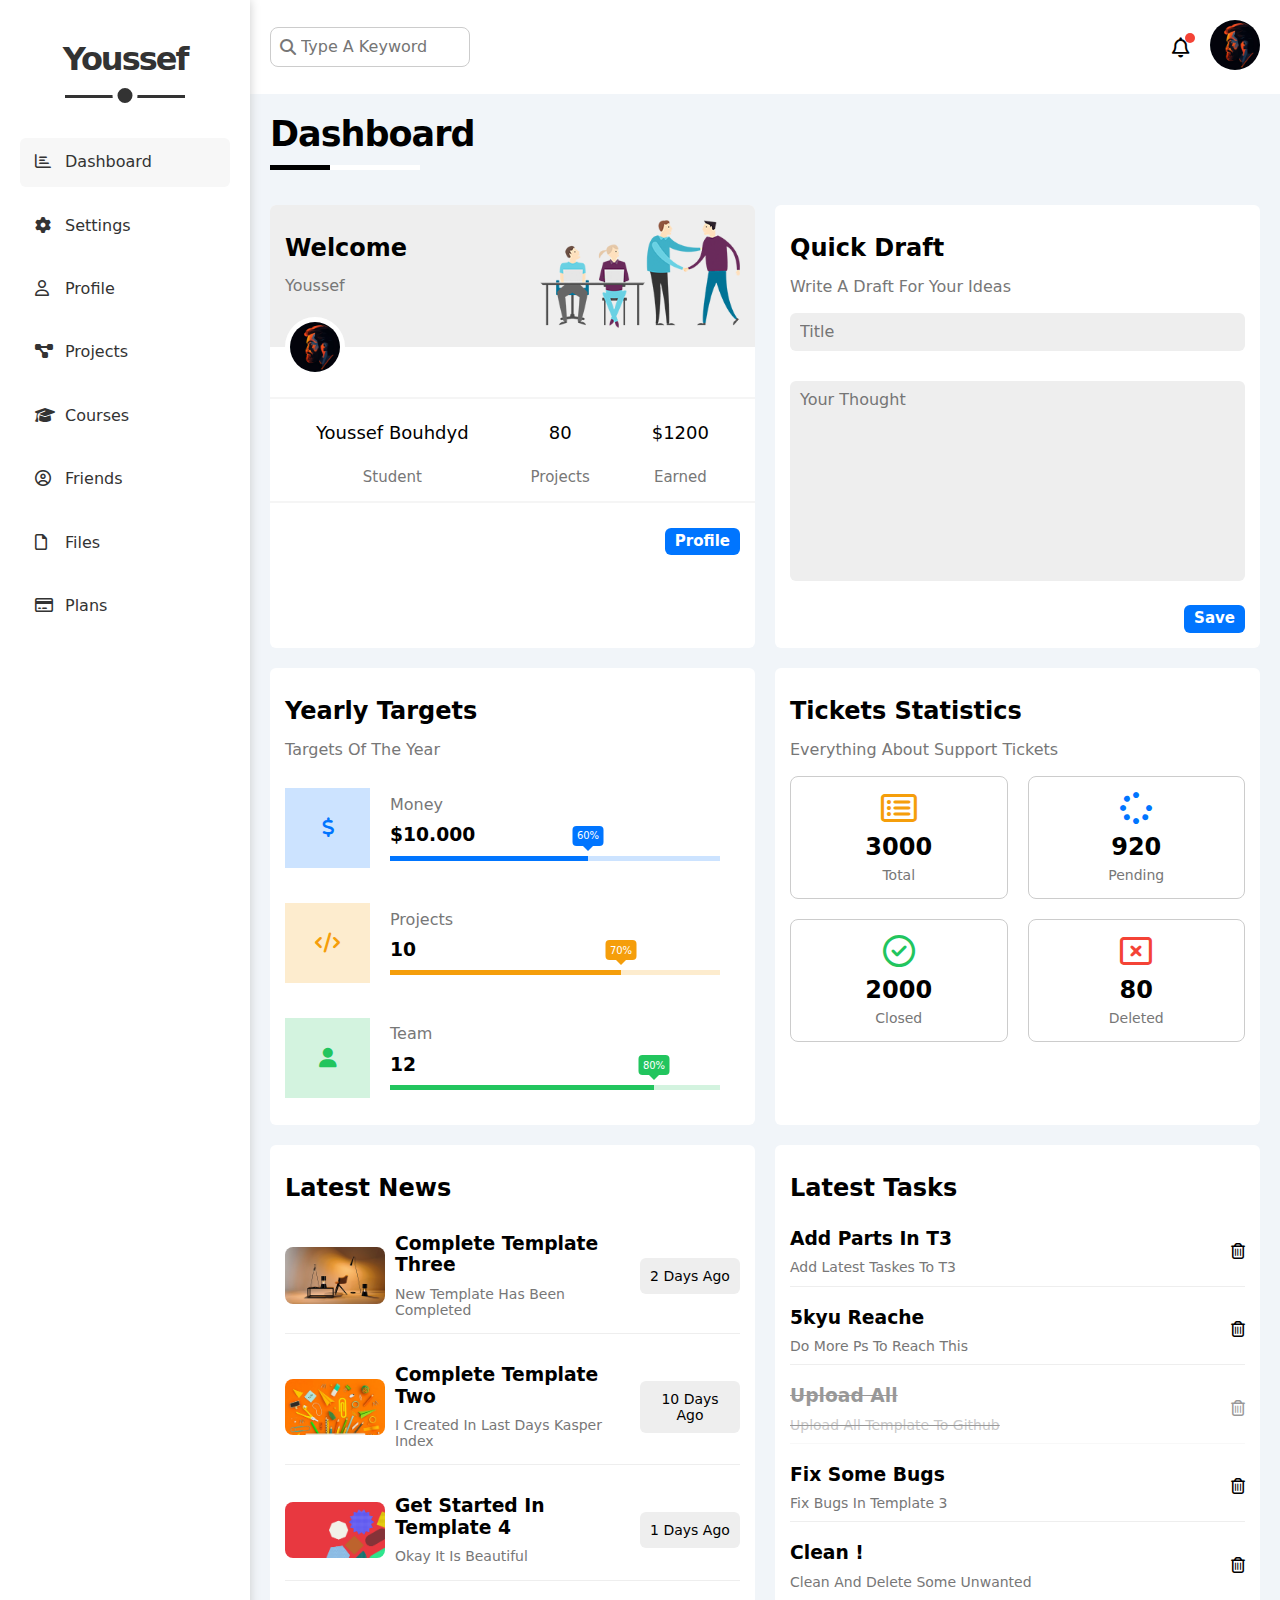
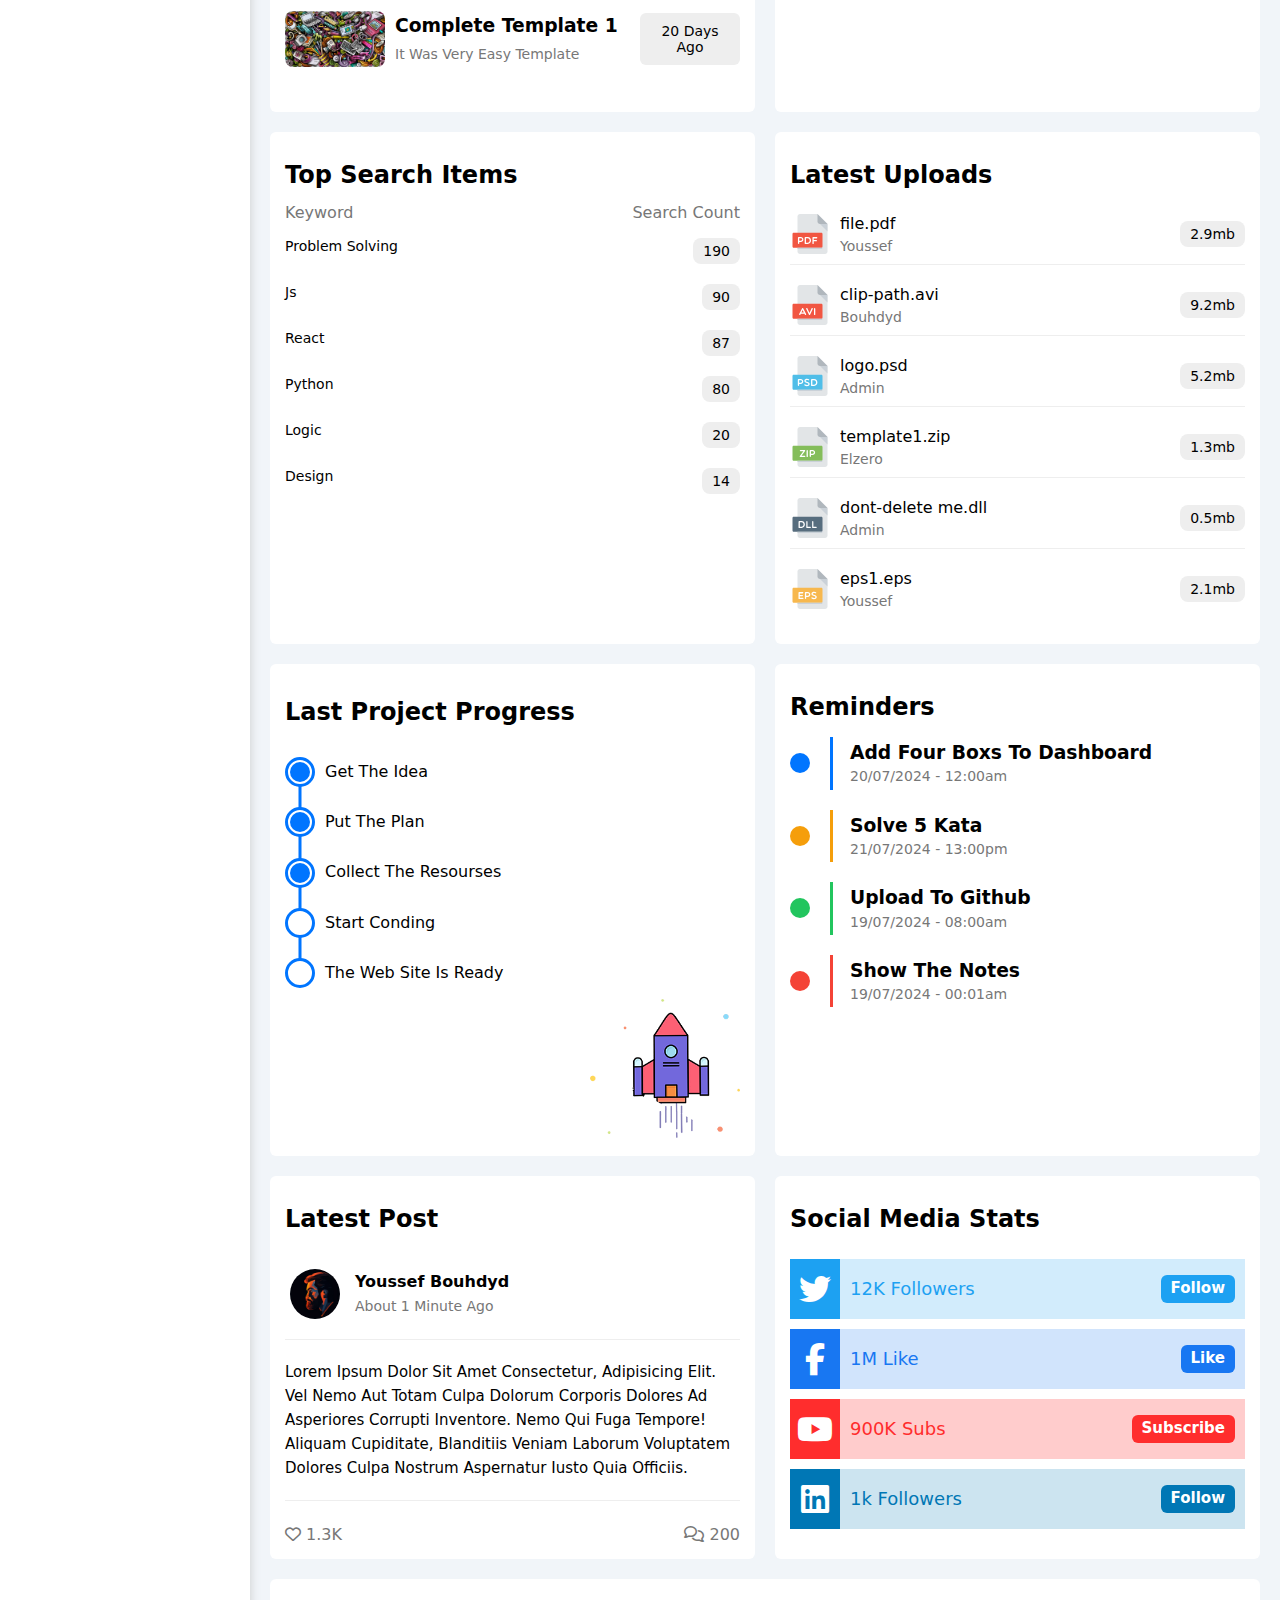
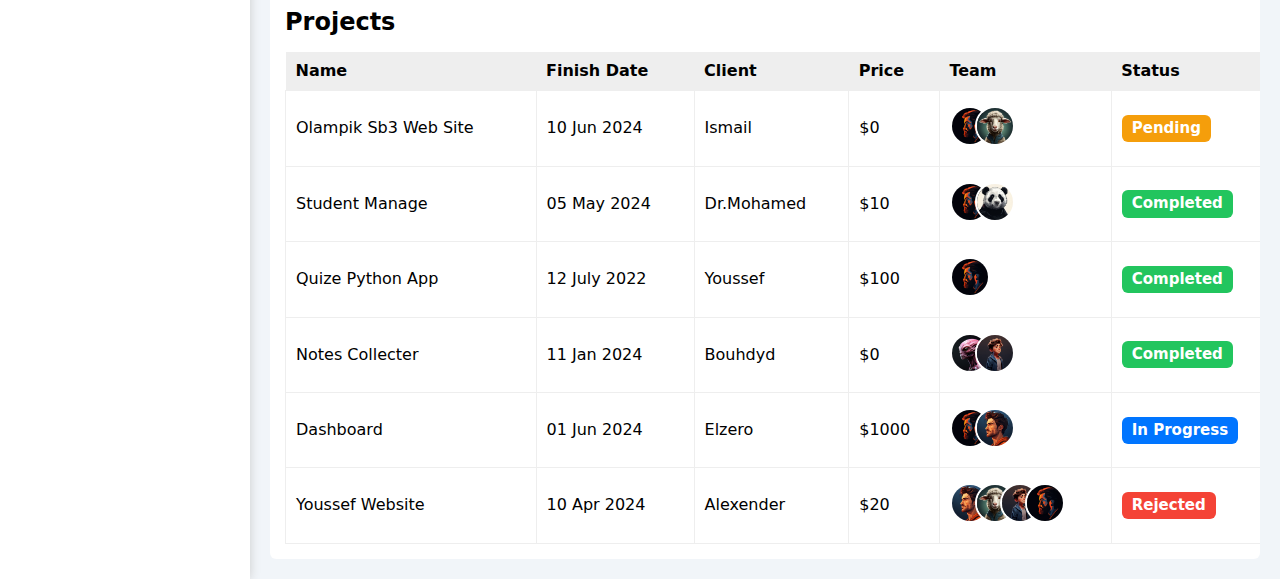
<file: index.html>
<!DOCTYPE html>
<html lang="en">
<head>
    <meta charset="UTF-8">
    <meta name="viewport" content="width=device-width, initial-scale=1.0">
    <!-- framework file  -->
    <link rel="stylesheet" href="./css/framework.css">
    <!-- main css file for home page  -->
    <link rel="stylesheet" href="./css/dashboard.css">
    <!-- normalize css file  -->
    <link rel="stylesheet" href="./css/normalize.css">
    <!-- Font Awesome css file  -->
    <link rel="stylesheet" href="./css/all.min.css">
    <title>Dashboard</title>
</head>
<body>
    <div class="page d-flex">
        <!-- Start Side Bar  -->
        <div class="side-bar p-relative bg-white p-20">
            <h1 class="logo txt-c p-relative">Youssef</h1>
            <nav>
                <ul class="link">
                    <li class="active rad-6 tt-capital"><a href="index.html"><i class="fa-regular fa-chart-bar fa-fw"></i><span class="hide-mobile">Dashboard</span></a></li>
                    <li class="rad-6 tt-capital"><a href="setting.html"><i class="fa-solid fa-gear fa-fw"></i><span class="hide-mobile">settings</span></a></li>
                    <li class="rad-6 tt-capital"><a href="profile.html"><i class="fa-regular fa-user fa-fw"></i><span class="hide-mobile">profile</span></a></li>
                    <li class="rad-6 tt-capital"><a href="projects.html"><i class="fa-solid fa-diagram-project fa-fw"></i><span class="hide-mobile">projects</span></a></li>
                    <li class="rad-6 tt-capital"><a href="courses.html"><i class="fa-solid fa-graduation-cap fa-fw"></i><span class="hide-mobile">courses</span></a></li>
                    <li class="rad-6 tt-capital"><a href="friends.html"><i class="fa-regular fa-circle-user fa-fw"></i><span class="hide-mobile">friends</span></a></li>
                    <li class="rad-6 tt-capital"><a href="files.html"><i class="fa-regular fa-file fa-fw"></i><span class="hide-mobile">files</span></a></li>
                    <li class="rad-6 tt-capital"><a href="plans.html"><i class="fa-regular fa-credit-card fa-fw"></i><span class="hide-mobile">plans</span></a></li>
                </ul>
            </nav>
        </div>
        <!-- End Side Bar  -->
        <div class="content flex-1">
            <!-- Start Page header  -->
            <div class="header d-flex p-20 s-between aling-c bg-white p-relative">
                <div class="search p-relative">
                    <i class="fas fa-search p-absolute v-center"></i>
                    <input type="search" placeholder="type a keyword" class="p-10 rad-8">
                </div>
                <div class="profile flex-between">
                    <i class="fa-regular fa-bell fa-lg mr-20 p-relative"><span class="p-absolute rad-half"></span></i>
                    <a href="profile.html"><img src="./images/user-profile.jpeg" alt="user profile" class="rad-half"></a>
                </div>
            </div>
            <!-- End Page header  -->
            <h1 class="content-title">dashboard</h1>
            <!-- Start Dashboard Content -->
            <div class="dashboard-content grid-400 p-20">
                <!-- Start Welcome  -->
                <div class="box bg-white rad-6">
                    <div class="head d-flex s-between p-15 bg-eee p-relative" >
                        <div class="greeting">
                            <h2 class="m-15-0">Welcome</h2>
                            <span>Youssef</span>
                        </div>
                        <div class="image">
                            <img src="./images/welcome.png" alt="welcome" class="mw-100">
                        </div>
                        <img src="./images/user-profile.jpeg" alt="user-profile" class="p-absolute rad-half mw-100">
                    </div>
                    <div class="sumrise d-flex s-around p-15 txt-c">
                        <div class="col">
                            <h4>Youssef Bouhdyd</h4>
                            <span class="tt-capital">Student</span>
                        </div>
                        <div class="col">
                            <h4>80</h4>
                            <span class="tt-capital">projects</span>
                        </div>
                        <div class="col">
                            <h4>$1200</h4>
                            <span class="tt-capital">Earned</span>
                        </div>
                    </div>
                    <div class="button p-15 d-flex flex-end">
                        <a href="profile.html" class="profile-button primary-button">profile</a>
                    </div>
                </div>
                <!-- End Welcome  -->
                
                <!-- Start Qucik Draft  -->
                <div class="box bg-white rad-6 p-15">
                    <h2 class="m-15-0">Quick Draft</h2>
                    <p class="tt-capital c-777">write a draft for your ideas</p>
                    <div class="draft">
                        <input type="text" placeholder="Title" class="bg-eee b-none p-10 full-w rad-6">
                        <textarea name="" id="" placeholder="Your Thought" class="bg-eee b-none p-10 full-w rad-6"></textarea>
                    </div>
                    <div class="button pt-20 d-flex flex-end">
                        <a href="" class="save-button primary-button">save</a>
                    </div>
                </div>
                <!-- End Qucik Draft  -->
                
                <!-- Start Target -->
                <div class="box bg-white rad-6 p-15">
                    <h2 class="m-15-0">Yearly Targets</h2>
                    <p class="tt-capital c-777">targets of the year</p>
                    <div class="progress d-flex block-mobile aling-c">
                        <div class="icon flex-center p-30">
                            <i class="fas fa-dollar fa-fw"></i>
                        </div>
                        <div class="info flex-1 p-20">
                            <span>Money</span>
                            <h3>$10.000</h3>
                            <div class="prog p-relative">
                                <span class="progress-bar p-relative" data-progress="60%" style="width: 60%;"></span>
                            </div>
                        </div>
                    </div>
                    <div class="progress d-flex block-mobile aling-c">
                        <div class="icon flex-center p-30">
                            <i class="fas fa-code  fa-fw"></i>
                        </div>
                        <div class="info flex-1 p-20">
                            <span>Projects</span>
                            <h3>10</h3>
                            <div class="prog p-relative">
                                <span class="progress-bar p-relative" data-progress="70%" style="width: 70%;"></span>
                            </div>
                        </div>
                    </div>
                    <div class="progress d-flex block-mobile aling-c">
                        <div class="icon flex-center p-30">
                            <i class="fas fa-user  fa-fw"></i>
                        </div>
                        <div class="info flex-1 p-20">
                            <span>Team</span>
                            <h3>12</h3>
                            <div class="prog p-relative">
                                <span class="progress-bar p-relative" data-progress="80%" style="width: 80%;"></span>
                            </div>
                        </div>
                    </div>
                </div>
                <!-- End Target  -->
                
                <!-- Start Stats -->
                <div class="box bg-white rad-6 p-15">
                    <h2 class="m-15-0">Tickets Statistics</h2>
                    <p class="tt-capital c-777">Everything about support Tickets</p>
                    <div class="tickets d-flex gap-20 column-mobile">
                        <div class="ticket txt-c p-15 rad-8">
                            <i class="fa-regular fa-rectangle-list fa-2x orange-c"></i>
                            <h2 class="m-0">3000</h2>
                            <span class="c-777 d-block">Total</span>
                        </div>
                        <div class="ticket txt-c p-15 rad-8">
                            <i class="fa-solid fa-spinner fa-2x blue-c"></i>
                            <h2 class="m-0">920</h2>
                            <span class="c-777 d-block">Pending</span>
                        </div>
                        <div class="ticket txt-c p-15 rad-8">
                            <i class="fa-regular fa-circle-check fa-2x green-c"></i>
                            <h2 class="m-0">2000</h2>
                            <span class="c-777 d-block">Closed</span>
                        </div>
                        <div class="ticket txt-c p-15 rad-8">
                            <i class="fa-regular fa-rectangle-xmark fa-2x red-c"></i>
                            <h2 class="m-0">80</h2>
                            <span class="c-777 d-block">Deleted</span>
                        </div>
                    </div>
                </div>
                <!-- End Stats  -->
                
                <!-- Start Last News -->
                <div class="box bg-white rad-6 p-15">
                    <h2 class="m-15-0">Latest News</h2>
                    <div class="reports">
                        <div class="report d-flex s-between aling-c column-mobile gap-20">
                            <div class="report-short d-flex aling-c flex-1 column-mobile gap-10">
                                <img src="./images/news1.png" alt="" class="mw-100 rad-8 ">
                                <div class="info">
                                    <h3 class="m-0 mb-10 tt-capital">Complete Template Three</h3>
                                    <p class="c-777 m-0 tt-capital txt-c-mobile">New Template has been completed</p>
                                </div>
                            </div>
                            <span class="d-block p-10 tt-capital rad-6 bg-eee fs-14 txt-c">2 days ago</span>
                        </div>
                        <div class="report d-flex s-between aling-c column-mobile gap-20">
                            <div class="report-short d-flex aling-c flex-1 column-mobile gap-10">
                                <img src="./images/news2.png" alt="" class="mw-100 rad-8 ">
                                <div class="info">
                                    <h3 class="m-0 mb-10 tt-capital">Complete Template Two</h3>
                                    <p class="c-777 m-0 tt-capital txt-c-mobile">I created in last days kasper index</p>
                                </div>
                            </div>
                            <span class="d-block p-10 tt-capital rad-6 bg-eee fs-14 txt-c">10 days ago</span>
                        </div>
                        <div class="report d-flex s-between aling-c column-mobile gap-20">
                            <div class="report-short d-flex aling-c flex-1 column-mobile gap-10">
                                <img src="./images/news3.png" alt="" class="mw-100 rad-8 ">
                                <div class="info">
                                    <h3 class="m-0 mb-10 tt-capital">get started in Template 4</h3>
                                    <p class="c-777 m-0 tt-capital txt-c-mobile">Okay it is beautiful</p>
                                </div>
                            </div>
                            <span class="d-block p-10 tt-capital rad-6 bg-eee fs-14 txt-c">1 days ago</span>
                        </div>
                        <div class="report d-flex s-between aling-c column-mobile gap-20">
                            <div class="report-short d-flex aling-c flex-1 column-mobile gap-10">
                                <img src="./images/news4.png" alt="" class="mw-100 rad-8 ">
                                <div class="info">
                                    <h3 class="m-0 mb-10 tt-capital">complete Template 1</h3>
                                    <p class="c-777 m-0 tt-capital txt-c-mobile">It was very easy template</p>
                                </div>
                            </div>
                            <span class="d-block p-10 tt-capital rad-6 bg-eee fs-14 txt-c">20 days ago</span>
                        </div>
                    </div>
                </div>
                <!-- End Last News  -->

                <!-- Start Tasks  -->
                <div class="box bg-white rad-6 p-15">
                    <h2 class="m-15-0">Latest Tasks</h2>
                    <div class="tasks">
                        <div class="task flex-center mb-10">
                            <div class="task-details flex-1">
                                <h3 class="tt-capital m-0 mb-10">add parts in T3</h3>
                                <p class="c-777 tt-capital fs-14 m-0">add latest taskes to T3</p>
                            </div>
                            <div class="delete">
                                <i class="fa-regular fa-trash-can pointer "></i>
                            </div>
                        </div>
                        <div class="task flex-center mb-10">
                            <div class="task-details flex-1">
                                <h3 class="tt-capital m-0 mb-10">5kyu reache</h3>
                                <p class="c-777 tt-capital fs-14 m-0">do more ps to reach this</p>
                            </div>
                            <div class="delete">
                                <i class="fa-regular fa-trash-can pointer "></i>
                            </div>
                        </div>
                        <div class="task flex-center mb-10 done">
                            <div class="task-details flex-1">
                                <h3 class="tt-capital m-0 mb-10">upload all</h3>
                                <p class="c-777 tt-capital fs-14 m-0">upload all template to github</p>
                            </div>
                            <div class="delete">
                                <i class="fa-regular fa-trash-can pointer "></i>
                            </div>
                        </div>
                        <div class="task flex-center mb-10">
                            <div class="task-details flex-1">
                                <h3 class="tt-capital m-0 mb-10">fix some bugs</h3>
                                <p class="c-777 tt-capital fs-14 m-0">fix bugs in template 3</p>
                            </div>
                            <div class="delete">
                                <i class="fa-regular fa-trash-can pointer "></i>
                            </div>
                        </div>
                        <div class="task flex-center ">
                            <div class="task-details flex-1">
                                <h3 class="tt-capital m-0 mb-10">clean !</h3>
                                <p class="c-777 tt-capital fs-14 m-0">clean and delete some unwanted</p>
                            </div>
                            <div class="delete">
                                <i class="fa-regular fa-trash-can pointer "></i>
                            </div>
                        </div>
                    </div>
                </div>
                <!-- End Tasks  -->

                <!-- Start Top search items  -->
                <div class="box bg-white rad-6 p-15">
                    <h2 class="m-15-0">Top Search Items</h2>
                    <div class="items">
                        <div class="head d-flex s-between c-777 tt-capital mb-15">
                            <span>keyword</span>
                            <span>search count</span>
                        </div>
                        <div class="item tt-capital fs-14 mb-20 d-flex s-between">
                            <span>Problem solving</span>
                            <span class="bg-eee rad-8 txt-c p-5-10">190</span>
                        </div>
                        <div class="item tt-capital fs-14 mb-20 d-flex s-between">
                            <span>js</span>
                            <span class="bg-eee rad-8 txt-c p-5-10">90</span>
                        </div>
                        <div class="item tt-capital fs-14 mb-20 d-flex s-between">
                            <span>react</span>
                            <span class="bg-eee rad-8 txt-c p-5-10">87</span>
                        </div>
                        <div class="item tt-capital fs-14 mb-20 d-flex s-between">
                            <span>python</span>
                            <span class="bg-eee rad-8 txt-c p-5-10">80</span>
                        </div>
                        <div class="item tt-capital fs-14 mb-20 d-flex s-between">
                            <span>logic</span>
                            <span class="bg-eee rad-8 txt-c p-5-10">20</span>
                        </div>
                        <div class="item tt-capital fs-14 mb-20 d-flex s-between">
                            <span>design</span>
                            <span class="bg-eee rad-8 txt-c p-5-10">14</span>
                        </div>
                    </div>
                </div>
                <!-- End Top search items  -->

                <!-- Start Last upload files  -->
                <div class="box bg-white rad-6 p-15">
                    <h2 class="m-15-0">Latest Uploads</h2>
                    <div class="files">
                        <div class="file d-flex s-between aling-c p-10 mb-10">
                            <div class="info d-flex aling-c">
                                <img src="./images/pdf.svg" alt="" class="mr-10">
                                <div>
                                    <span class="d-block mb-5">file.pdf</span>
                                    <span class="d-block fs-14 c-777">Youssef</span>
                                </div>
                            </div>
                            <span class="fs-14 p-5-10 bg-eee txt-c rad-8">2.9mb</span>
                        </div>
                        <div class="file d-flex s-between aling-c p-10 mb-10">
                            <div class="info d-flex aling-c">
                                <img src="./images/avi.svg" alt="" class="mr-10">
                                <div>
                                    <span class="d-block mb-5">clip-path.avi</span>
                                    <span class="d-block fs-14 c-777">Bouhdyd</span>
                                </div>
                            </div>
                            <span class="fs-14 p-5-10 bg-eee txt-c rad-8">9.2mb</span>
                        </div>
                        <div class="file d-flex s-between aling-c p-10 mb-10">
                            <div class="info d-flex aling-c">
                                <img src="./images/psd.svg" alt="" class="mr-10">
                                <div>
                                    <span class="d-block mb-5">logo.psd</span>
                                    <span class="d-block fs-14 c-777">Admin</span>
                                </div>
                            </div>
                            <span class="fs-14 p-5-10 bg-eee txt-c rad-8">5.2mb</span>
                        </div>
                        <div class="file d-flex s-between aling-c p-10 mb-10">
                            <div class="info d-flex aling-c">
                                <img src="./images/zip.svg" alt="" class="mr-10">
                                <div>
                                    <span class="d-block mb-5">template1.zip</span>
                                    <span class="d-block fs-14 c-777">Elzero</span>
                                </div>
                            </div>
                            <span class="fs-14 p-5-10 bg-eee txt-c rad-8">1.3mb</span>
                        </div>
                        <div class="file d-flex s-between aling-c p-10 mb-10">
                            <div class="info d-flex aling-c">
                                <img src="./images/dll.svg" alt="" class="mr-10">
                                <div>
                                    <span class="d-block mb-5">dont-delete me.dll</span>
                                    <span class="d-block fs-14 c-777">Admin</span>
                                </div>
                            </div>
                            <span class="fs-14 p-5-10 bg-eee txt-c rad-8">0.5mb</span>
                        </div>
                        <div class="file d-flex s-between aling-c p-10 mb-10">
                            <div class="info d-flex aling-c">
                                <img src="./images/eps.svg" alt="" class="mr-10">
                                <div>
                                    <span class="d-block mb-5">eps1.eps</span>
                                    <span class="d-block fs-14 c-777">Youssef</span>
                                </div>
                            </div>
                            <span class="fs-14 p-5-10 bg-eee txt-c rad-8">2.1mb</span>
                        </div>
                    </div>
                </div>
                <!-- End Last upload files  -->

                <!-- Start Last Project Progress  -->
                <div class="box bg-white rad-6 p-15">
                    <h2 class="m-0-15">Last Project Progress</h2>
                    <div class="pointes">
                        <div class="point d-flex aling-c">
                            <span class="p-relative mr-10 rad-half releized"></span>
                            <p class="tt-capital">get the idea</p>
                        </div>
                        <div class="point d-flex aling-c">
                            <span class="p-relative mr-10 rad-half releized"></span>
                            <p class="tt-capital">put the plan</p>
                        </div>
                        <div class="point d-flex aling-c">
                            <span class="p-relative mr-10 rad-half releized"></span>
                            <p class="tt-capital">collect the resourses</p>
                        </div>
                        <div class="point d-flex aling-c">
                            <span class="p-relative mr-10 rad-half next"></span>
                            <p class="tt-capital">Start conding</p>
                        </div>
                        <div class="point d-flex aling-c">
                            <span class="p-relative mr-10 rad-half"></span>
                            <p class="tt-capital">the web site is ready</p>
                        </div>
                    </div>
                    <img src="./images/project.png" class="mw-100 d-block ml-auto project-image" alt="">
                </div>
                <!-- End Last Project Progress  -->
                
                <!-- Start reminders -->
                <div class="box bg-white rad-6 p-15">
                    <h2 class="m-15-0">Reminders</h2>
                    <div class="reminder d-flex aling-c mb-20">
                        <span class="bg-blue rad-half mr-20"></span>
                        <div class="detail p-relative">
                            <h3 class="m-0 mb-5 tt-capital">add four boxs to dashboard </h3>
                            <p class="c-777 fs-14 m-0">20/07/2024 - 12:00am</p>
                        </div>
                    </div>
                    <div class="reminder d-flex aling-c mb-20">
                        <span class="bg-orange rad-half mr-20"></span>
                        <div class="detail p-relative">
                            <h3 class="m-0 mb-5 tt-capital">solve 5 kata</h3>
                            <p class="c-777 fs-14 m-0">21/07/2024 - 13:00pm</p>
                        </div>
                    </div>
                    <div class="reminder d-flex aling-c mb-20">
                        <span class="bg-green rad-half mr-20"></span>
                        <div class="detail p-relative">
                            <h3 class="m-0 mb-5 tt-capital">upload to github</h3>
                            <p class="c-777 fs-14 m-0">19/07/2024 - 08:00am</p>
                        </div>
                    </div>
                    <div class="reminder d-flex aling-c mb-20">
                        <span class="bg-red rad-half mr-20"></span>
                        <div class="detail p-relative">
                            <h3 class="m-0 mb-5 tt-capital">show the notes</h3>
                            <p class="c-777 fs-14 m-0">19/07/2024 - 00:01am</p>
                        </div>
                    </div>
                </div>
                <!-- End reminders -->

                <!-- Start last post  -->
                <div class="box bg-white rad-6 p-15">
                    <h2 class="m-15-0">Latest Post</h2>
                    <div class="post">
                        <div class="head d-flex aling-c pt-15 pb-15 sp-border">
                            <img src="./images/user-profile.jpeg" alt="" class="rad-half mw-100 mr-10">
                            <div class="info">
                                <h4 class="m-0 mb-5">Youssef Bouhdyd</h4>
                                <span class="tt-capital c-777 fs-14">about 1 minute ago</span>
                            </div>
                        </div>
                        <div class="post-content tt-capital fs-15 lh-16 pt-20 pb-20 sp-border">
                            Lorem ipsum dolor sit amet consectetur, adipisicing elit. Vel nemo aut totam culpa dolorum corporis dolores ad asperiores corrupti inventore. Nemo qui fuga tempore! Aliquam cupiditate, blanditiis veniam laborum voluptatem dolores culpa nostrum aspernatur iusto quia officiis.
                        </div>
                        <div class="reaction d-flex aling-c s-between pt-25">
                            <div class="lovers c-777">
                                <i class="fa-regular fa-heart "></i>
                                <span> 1.3K </span>
                            </div>
                            <div class="comments c-777">
                                <i class="far fa-comments"></i>
                                <span>200</span>
                            </div>
                        </div>
                    </div>
                </div>
                <!-- End last post  -->
                
                <!-- Start Social media stats  -->
                <div class="box bg-white rad-6 p-15">
                    <h2 class="m-15-0">Social Media Stats</h2>
                    <div class="social twitter p-relative  full-w tt-capital d-flex aling-c mt-25 ">
                        <span class="p-absolute flex-center left-0"><i class="fab fa-twitter fa-2x c-white"></i></span>
                        <span class="fs-18">12K followers</span>
                        <span class="p-absolute p-5-10 primary-button"><a class="c-white" href="http://www.twitter.com">follow</a></span>
                    </div>
                    <div class="social facebook p-relative  full-w tt-capital d-flex aling-c mt-10 ">
                        <span class="p-absolute flex-center left-0"><i class="fab fa-facebook-f fa-2x c-white"></i></span>
                        <span class="fs-18">1M like</span>
                        <span class="p-absolute p-5-10 primary-button"><a href="http://www.facebook.com" class="c-white">like</a></span>
                    </div>
                    <div class="social youtube p-relative  full-w tt-capital d-flex aling-c mt-10 ">
                        <span class="p-absolute flex-center left-0"><i class="fab fa-youtube fa-2x c-white"></i></span>
                        <span class="fs-18">900K subs </span>
                        <span class="p-absolute p-5-10 primary-button"><a href="http://www.youtube.com" class="c-white">subscribe</a></span>
                    </div>
                    <div class="social linkedin p-relative  full-w tt-capital d-flex aling-c mt-10 ">
                        <span class="p-absolute flex-center left-0"><i class="fab fa-linkedin fa-2x c-white"></i></span>
                        <span class="fs-18">1k followers</span>
                        <span class="p-absolute p-5-10 primary-button"><a href="http://www.linkedin.com" class="c-white">follow</a></span>
                    </div>
                </div>
                <!-- End Social media stats  -->
                
                <!-- Start Projects  -->
                <div class="projects bg-white rad-6 p-15">
                    <h2 class="m-15-0">Projects</h2>
                    <table class="full-w txt-l">
                        <tr class="bg-eee ">
                            <th class="p-10">Name</th>
                            <th class="p-10">Finish Date</th>
                            <th class="p-10">Client</th>
                            <th class="p-10">Price</th>
                            <th class="p-10">Team</th>
                            <th class="p-10">Status</th>
                        </tr>
                        <tr>
                            <td class="tt-capital">Olampik Sb3 web site</td>
                            <td class="tt-capital">10 Jun 2024</td>
                            <td class="tt-capital">Ismail</td>
                            <td class="tt-capital">$0</td>
                            <td class="tt-capital">
                                <img src="./images/user-profile.jpeg" alt="" class="mw-100 rad-half">
                                <img src="./images/team1.jpeg" alt="" class="mw-100 rad-half">
                            </td>
                            <td class="tt-capital"><span class="primary-button bg-orange"> Pending </span></td>
                        </tr>
                        <tr>
                            <td class="tt-capital">Student Manage</td>
                            <td class="tt-capital">05 May 2024</td>
                            <td class="tt-capital">Dr.Mohamed</td>
                            <td class="tt-capital">$10</td>
                            <td class="tt-capital">
                                <img src="./images/user-profile.jpeg" alt="" class="mw-100 rad-half">
                                <img src="./images/team3.jpeg" alt="" class="mw-100 rad-half">
                            </td>
                            <td class="tt-capital "><span class="primary-button bg-green">completed</span></td>
                        </tr>
                        <tr>
                            <td class="tt-capital">Quize python app</td>
                            <td class="tt-capital">12 July 2022</td>
                            <td class="tt-capital">Youssef</td>
                            <td class="tt-capital">$100</td>
                            <td class="tt-capital">
                                <img src="./images/user-profile.jpeg" alt="" class="mw-100 rad-half">
                            </td>
                            <td class="tt-capital "><span class="primary-button bg-green">completed</span></td>
                        </tr>
                        <tr>
                            <td class="tt-capital">Notes Collecter</td>
                            <td class="tt-capital">11 Jan 2024</td>
                            <td class="tt-capital">Bouhdyd</td>
                            <td class="tt-capital">$0</td>
                            <td class="tt-capital">
                                <img src="./images/team2.jpeg" alt="" class="mw-100 rad-half">
                                <img src="./images/team5.jpeg" alt="" class="mw-100 rad-half">
                            </td>
                            <td class="tt-capital "><span class="primary-button bg-green">completed</span></td>
                        </tr>
                        <tr>
                            <td class="tt-capital">Dashboard</td>
                            <td class="tt-capital">01 Jun 2024</td>
                            <td class="tt-capital">Elzero</td>
                            <td class="tt-capital">$1000</td>
                            <td class="tt-capital">
                                <img src="./images/user-profile.jpeg" alt="" class="mw-100 rad-half">
                                <img src="./images/team4.jpeg" alt="" class="mw-100 rad-half">
                            </td>
                            <td class="tt-capital"><span class="primary-button bg-blue">In progress</span></td>
                        </tr>
                        <tr>
                            <td class="tt-capital">Youssef Website</td>
                            <td class="tt-capital">10 apr 2024</td>
                            <td class="tt-capital">Alexender</td>
                            <td class="tt-capital">$20</td>
                            <td class="tt-capital">
                                <img src="./images/team4.jpeg" alt="" class="mw-100 rad-half">
                                <img src="./images/team1.jpeg" alt="" class="mw-100 rad-half">
                                <img src="./images/team5.jpeg" alt="" class="mw-100 rad-half">
                                <img src="./images/user-profile.jpeg" alt="" class="mw-100 rad-half">
                            </td>
                            <td class="tt-capital"><span class="primary-button bg-red">rejected</span></td>
                        </tr>
                    </table>
                </div>
                <!-- End Projects  -->
            </div>
            <!-- End Dashboard Content  -->
        </div>
    </div>
</body>
</html>
</file>
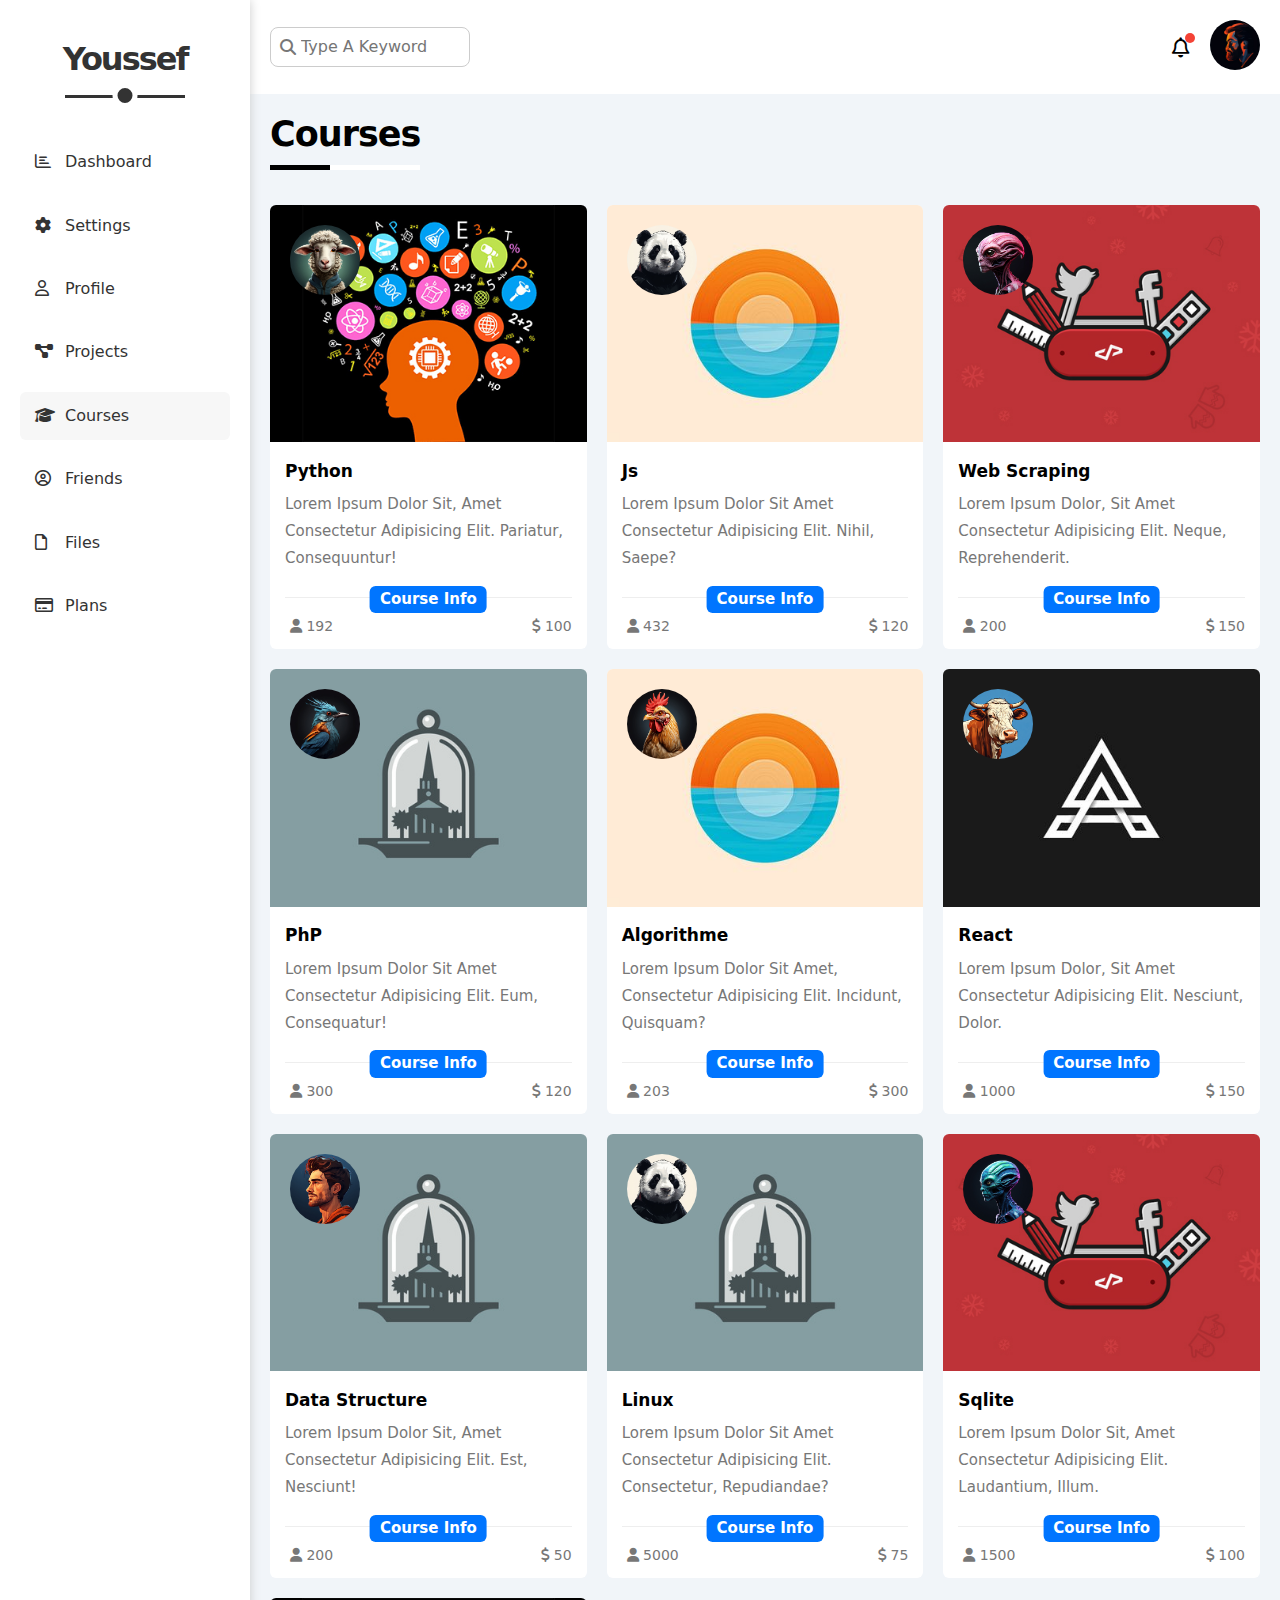
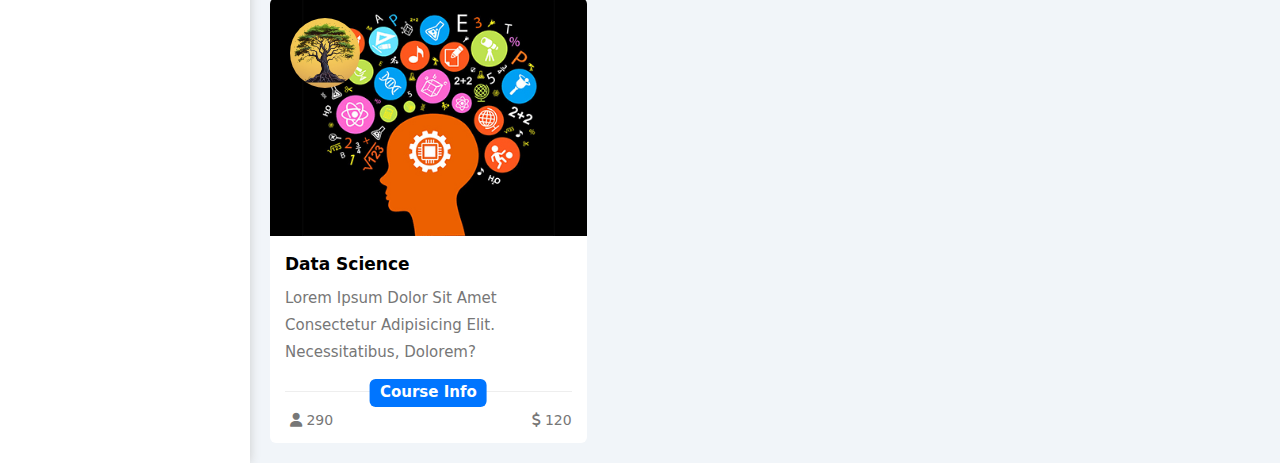
<file: courses.html>
<!DOCTYPE html>
<html lang="en">
<head>
    <meta charset="UTF-8">
    <meta name="viewport" content="width=device-width, initial-scale=1.0">
    <!-- framework file  -->
    <link rel="stylesheet" href="./css/framework.css">
    <!-- main css file for home page  -->
    <link rel="stylesheet" href="./css/dashboard.css">
    <!-- normalize css file  -->
    <link rel="stylesheet" href="./css/normalize.css">
    <!-- Font Awesome css file  -->
    <link rel="stylesheet" href="./css/all.min.css">
    <title>Courses</title>
</head>
<body>
    <div class="page d-flex">
        <!-- Start Side Bar  -->
        <div class="side-bar p-relative bg-white p-20">
            <h1 class="logo txt-c p-relative">Youssef</h1>
            <nav>
                <ul class="link">
                    <li class="rad-6 tt-capital"><a href="index.html"><i class="fa-regular fa-chart-bar fa-fw"></i><span class="hide-mobile">Dashboard</span></a></li>
                    <li class="rad-6 tt-capital"><a href="setting.html"><i class="fa-solid fa-gear fa-fw"></i><span class="hide-mobile">settings</span></a></li>
                    <li class="rad-6 tt-capital"><a href="profile.html"><i class="fa-regular fa-user fa-fw"></i><span class="hide-mobile">profile</span></a></li>
                    <li class="rad-6 tt-capital"><a href="projects.html"><i class="fa-solid fa-diagram-project fa-fw"></i><span class="hide-mobile">projects</span></a></li>
                    <li class="active rad-6 tt-capital"><a href="courses.html"><i class="fa-solid fa-graduation-cap fa-fw"></i><span class="hide-mobile">courses</span></a></li>
                    <li class="rad-6 tt-capital"><a href="friends.html"><i class="fa-regular fa-circle-user fa-fw"></i><span class="hide-mobile">friends</span></a></li>
                    <li class="rad-6 tt-capital"><a href="files.html"><i class="fa-regular fa-file fa-fw"></i><span class="hide-mobile">files</span></a></li>
                    <li class="rad-6 tt-capital"><a href="plans.html"><i class="fa-regular fa-credit-card fa-fw"></i><span class="hide-mobile">plans</span></a></li>
                </ul>
            </nav>
        </div>
        <!-- End Side Bar  -->
        <div class="content flex-1">
            <!-- Start Page header  -->
            <div class="header d-flex p-20 s-between aling-c bg-white p-relative">
                <div class="search p-relative">
                    <i class="fas fa-search p-absolute v-center"></i>
                    <input type="search" placeholder="type a keyword" class="p-10 rad-8">
                </div>
                <div class="profile flex-between">
                    <i class="fa-regular fa-bell fa-lg mr-20 p-relative"><span class="p-absolute rad-half"></span></i>
                    <a href="profile.html"><img src="./images/user-profile.jpeg" alt="user profile" class="rad-half"></a>
                </div>
            </div>
            <!-- End Page header  -->
            <h1 class="content-title">Courses</h1>
            <!-- Start Courses contents -->
            <div class="course-content grid-300 p-20">
                <div class="card bg-white rad-6 p-relative">
                    <img src="./images/team1.jpeg" alt="owner" class="p-absolute circle-110 left-0 top-0 p-20">
                    <img src="./images/course-02.jpg" alt="course image" class="mw-100">
                    <div class="info p-15 p-relative">
                        <h3 class="d-block fs-17 mb-10 tt-capital m-0">Python</h3>
                        <p class="m-0 c-777 tt-capital fs-15 pb-25 lh-18 sp-border">Lorem ipsum dolor sit, amet consectetur adipisicing elit. Pariatur, consequuntur!</p>
                        <span class="p-absolute h-center primary-button bg-blue bottom-0">Course info</span>
                    </div>
                    <div class="p-15 pt-5 d-flex s-between c-777 fs-14">
                        <div class="client">
                            <i class="fas fa-user pl-5"></i>
                            <span>192</span>
                        </div>
                        <div class="price">
                            <i class="fas fa-dollar pl-5"></i>
                            <span>100</span>
                        </div>
                    </div>
                </div>
                <div class="card bg-white rad-6 p-relative">
                    <img src="./images/team3.jpeg" alt="owner" class="p-absolute circle-110 left-0 top-0 p-20">
                    <img src="./images/course-03.jpg" alt="course image" class="mw-100">
                    <div class="info p-15 p-relative">
                        <h3 class="d-block fs-17 mb-10 tt-capital m-0">Js</h3>
                        <p class="m-0 c-777 tt-capital fs-15 pb-25 lh-18 sp-border">Lorem ipsum dolor sit amet consectetur adipisicing elit. Nihil, saepe?</p>
                        <span class="p-absolute h-center primary-button bg-blue bottom-0">Course info</span>
                    </div>
                    <div class="p-15 pt-5 d-flex s-between c-777 fs-14">
                        <div class="client">
                            <i class="fas fa-user pl-5"></i>
                            <span>432</span>
                        </div>
                        <div class="price">
                            <i class="fas fa-dollar pl-5"></i>
                            <span>120</span>
                        </div>
                    </div>
                </div>
                <div class="card bg-white rad-6 p-relative">
                    <img src="./images/team2.jpeg" alt="owner" class="p-absolute circle-110 left-0 top-0 p-20">
                    <img src="./images/course-05.jpg" alt="course image" class="mw-100">
                    <div class="info p-15 p-relative">
                        <h3 class="d-block fs-17 mb-10 tt-capital m-0">Web Scraping</h3>
                        <p class="m-0 c-777 tt-capital fs-15 pb-25 lh-18 sp-border">Lorem ipsum dolor, sit amet consectetur adipisicing elit. Neque, reprehenderit.</p>
                        <span class="p-absolute h-center primary-button bg-blue bottom-0">Course info</span>
                    </div>
                    <div class="p-15 pt-5 d-flex s-between c-777 fs-14">
                        <div class="client">
                            <i class="fas fa-user pl-5"></i>
                            <span>200</span>
                        </div>
                        <div class="price">
                            <i class="fas fa-dollar pl-5"></i>
                            <span>150</span>
                        </div>
                    </div>
                </div>
                <div class="card bg-white rad-6 p-relative">
                    <img src="./images/team11.jpeg" alt="owner" class="p-absolute circle-110 left-0 top-0 p-20">
                    <img src="./images/course-04.jpg" alt="course image" class="mw-100">
                    <div class="info p-15 p-relative">
                        <h3 class="d-block fs-17 mb-10 tt-capital m-0">PhP</h3>
                        <p class="m-0 c-777 tt-capital fs-15 pb-25 lh-18 sp-border">Lorem ipsum dolor sit amet consectetur adipisicing elit. Eum, consequatur!</p>
                        <span class="p-absolute h-center primary-button bg-blue bottom-0">Course info</span>
                    </div>
                    <div class="p-15 pt-5 d-flex s-between c-777 fs-14">
                        <div class="client">
                            <i class="fas fa-user pl-5"></i>
                            <span>300</span>
                        </div>
                        <div class="price">
                            <i class="fas fa-dollar pl-5"></i>
                            <span>120</span>
                        </div>
                    </div>
                </div>
                <div class="card bg-white rad-6 p-relative">
                    <img src="./images/team12.jpeg" alt="owner" class="p-absolute circle-110 left-0 top-0 p-20">
                    <img src="./images/course-03.jpg" alt="course image" class="mw-100">
                    <div class="info p-15 p-relative">
                        <h3 class="d-block fs-17 mb-10 tt-capital m-0">Algorithme</h3>
                        <p class="m-0 c-777 tt-capital fs-15 pb-25 lh-18 sp-border">Lorem ipsum dolor sit amet, consectetur adipisicing elit. Incidunt, quisquam?</p>
                        <span class="p-absolute h-center primary-button bg-blue bottom-0">Course info</span>
                    </div>
                    <div class="p-15 pt-5 d-flex s-between c-777 fs-14">
                        <div class="client">
                            <i class="fas fa-user pl-5"></i>
                            <span>203</span>
                        </div>
                        <div class="price">
                            <i class="fas fa-dollar pl-5"></i>
                            <span>300</span>
                        </div>
                    </div>
                </div>
                <div class="card bg-white rad-6 p-relative">
                    <img src="./images/team9.jpeg" alt="owner" class="p-absolute circle-110 left-0 top-0 p-20">
                    <img src="./images/course-01.jpg" alt="course image" class="mw-100">
                    <div class="info p-15 p-relative">
                        <h3 class="d-block fs-17 mb-10 tt-capital m-0">React</h3>
                        <p class="m-0 c-777 tt-capital fs-15 pb-25 lh-18 sp-border">Lorem ipsum dolor, sit amet consectetur adipisicing elit. Nesciunt, dolor.</p>
                        <span class="p-absolute h-center primary-button bg-blue bottom-0">Course info</span>
                    </div>
                    <div class="p-15 pt-5 d-flex s-between c-777 fs-14">
                        <div class="client">
                            <i class="fas fa-user pl-5"></i>
                            <span>1000</span>
                        </div>
                        <div class="price">
                            <i class="fas fa-dollar pl-5"></i>
                            <span>150</span>
                        </div>
                    </div>
                </div>
                <div class="card bg-white rad-6 p-relative">
                    <img src="./images/team4.jpeg" alt="owner" class="p-absolute circle-110 left-0 top-0 p-20">
                    <img src="./images/course-04.jpg" alt="course image" class="mw-100">
                    <div class="info p-15 p-relative">
                        <h3 class="d-block fs-17 mb-10 tt-capital m-0">Data Structure</h3>
                        <p class="m-0 c-777 tt-capital fs-15 pb-25 lh-18 sp-border">Lorem ipsum dolor sit, amet consectetur adipisicing elit. Est, nesciunt!</p>
                        <span class="p-absolute h-center primary-button bg-blue bottom-0">Course info</span>
                    </div>
                    <div class="p-15 pt-5 d-flex s-between c-777 fs-14">
                        <div class="client">
                            <i class="fas fa-user pl-5"></i>
                            <span>200</span>
                        </div>
                        <div class="price">
                            <i class="fas fa-dollar pl-5"></i>
                            <span>50</span>
                        </div>
                    </div>
                </div>
                <div class="card bg-white rad-6 p-relative">
                    <img src="./images/team3.jpeg" alt="owner" class="p-absolute circle-110 left-0 top-0 p-20">
                    <img src="./images/course-04.jpg" alt="course image" class="mw-100">
                    <div class="info p-15 p-relative">
                        <h3 class="d-block fs-17 mb-10 tt-capital m-0">Linux</h3>
                        <p class="m-0 c-777 tt-capital fs-15 pb-25 lh-18 sp-border">Lorem ipsum dolor sit amet consectetur adipisicing elit. Consectetur, repudiandae?</p>
                        <span class="p-absolute h-center primary-button bg-blue bottom-0">Course info</span>
                    </div>
                    <div class="p-15 pt-5 d-flex s-between c-777 fs-14">
                        <div class="client">
                            <i class="fas fa-user pl-5"></i>
                            <span>5000</span>
                        </div>
                        <div class="price">
                            <i class="fas fa-dollar pl-5"></i>
                            <span>75</span>
                        </div>
                    </div>
                </div>
                <div class="card bg-white rad-6 p-relative">
                    <img src="./images/team8.jpeg" alt="owner" class="p-absolute circle-110 left-0 top-0 p-20">
                    <img src="./images/course-05.jpg" alt="course image" class="mw-100">
                    <div class="info p-15 p-relative">
                        <h3 class="d-block fs-17 mb-10 tt-capital m-0">Sqlite</h3>
                        <p class="m-0 c-777 tt-capital fs-15 pb-25 lh-18 sp-border">Lorem ipsum dolor sit, amet consectetur adipisicing elit. Laudantium, illum.</p>
                        <span class="p-absolute h-center primary-button bg-blue bottom-0">Course info</span>
                    </div>
                    <div class="p-15 pt-5 d-flex s-between c-777 fs-14">
                        <div class="client">
                            <i class="fas fa-user pl-5"></i>
                            <span>1500</span>
                        </div>
                        <div class="price">
                            <i class="fas fa-dollar pl-5"></i>
                            <span>100</span>
                        </div>
                    </div>
                </div>
                <div class="card bg-white rad-6 p-relative">
                    <img src="./images/team10.jpeg" alt="owner" class="p-absolute circle-110 left-0 top-0 p-20">
                    <img src="./images/course-02.jpg" alt="course image" class="mw-100">
                    <div class="info p-15 p-relative">
                        <h3 class="d-block fs-17 mb-10 tt-capital m-0">Data Science</h3>
                        <p class="m-0 c-777 tt-capital fs-15 pb-25 lh-18 sp-border">Lorem ipsum dolor sit amet consectetur adipisicing elit. Necessitatibus, dolorem?</p>
                        <span class="p-absolute h-center primary-button bg-blue bottom-0">Course info</span>
                    </div>
                    <div class="p-15 pt-5 d-flex s-between c-777 fs-14">
                        <div class="client">
                            <i class="fas fa-user pl-5"></i>
                            <span>290</span>
                        </div>
                        <div class="price">
                            <i class="fas fa-dollar pl-5"></i>
                            <span>120</span>
                        </div>
                    </div>
                </div>
            </div>
            <!-- End Courses content  -->
        </div>
    </div>
</body>
</file>
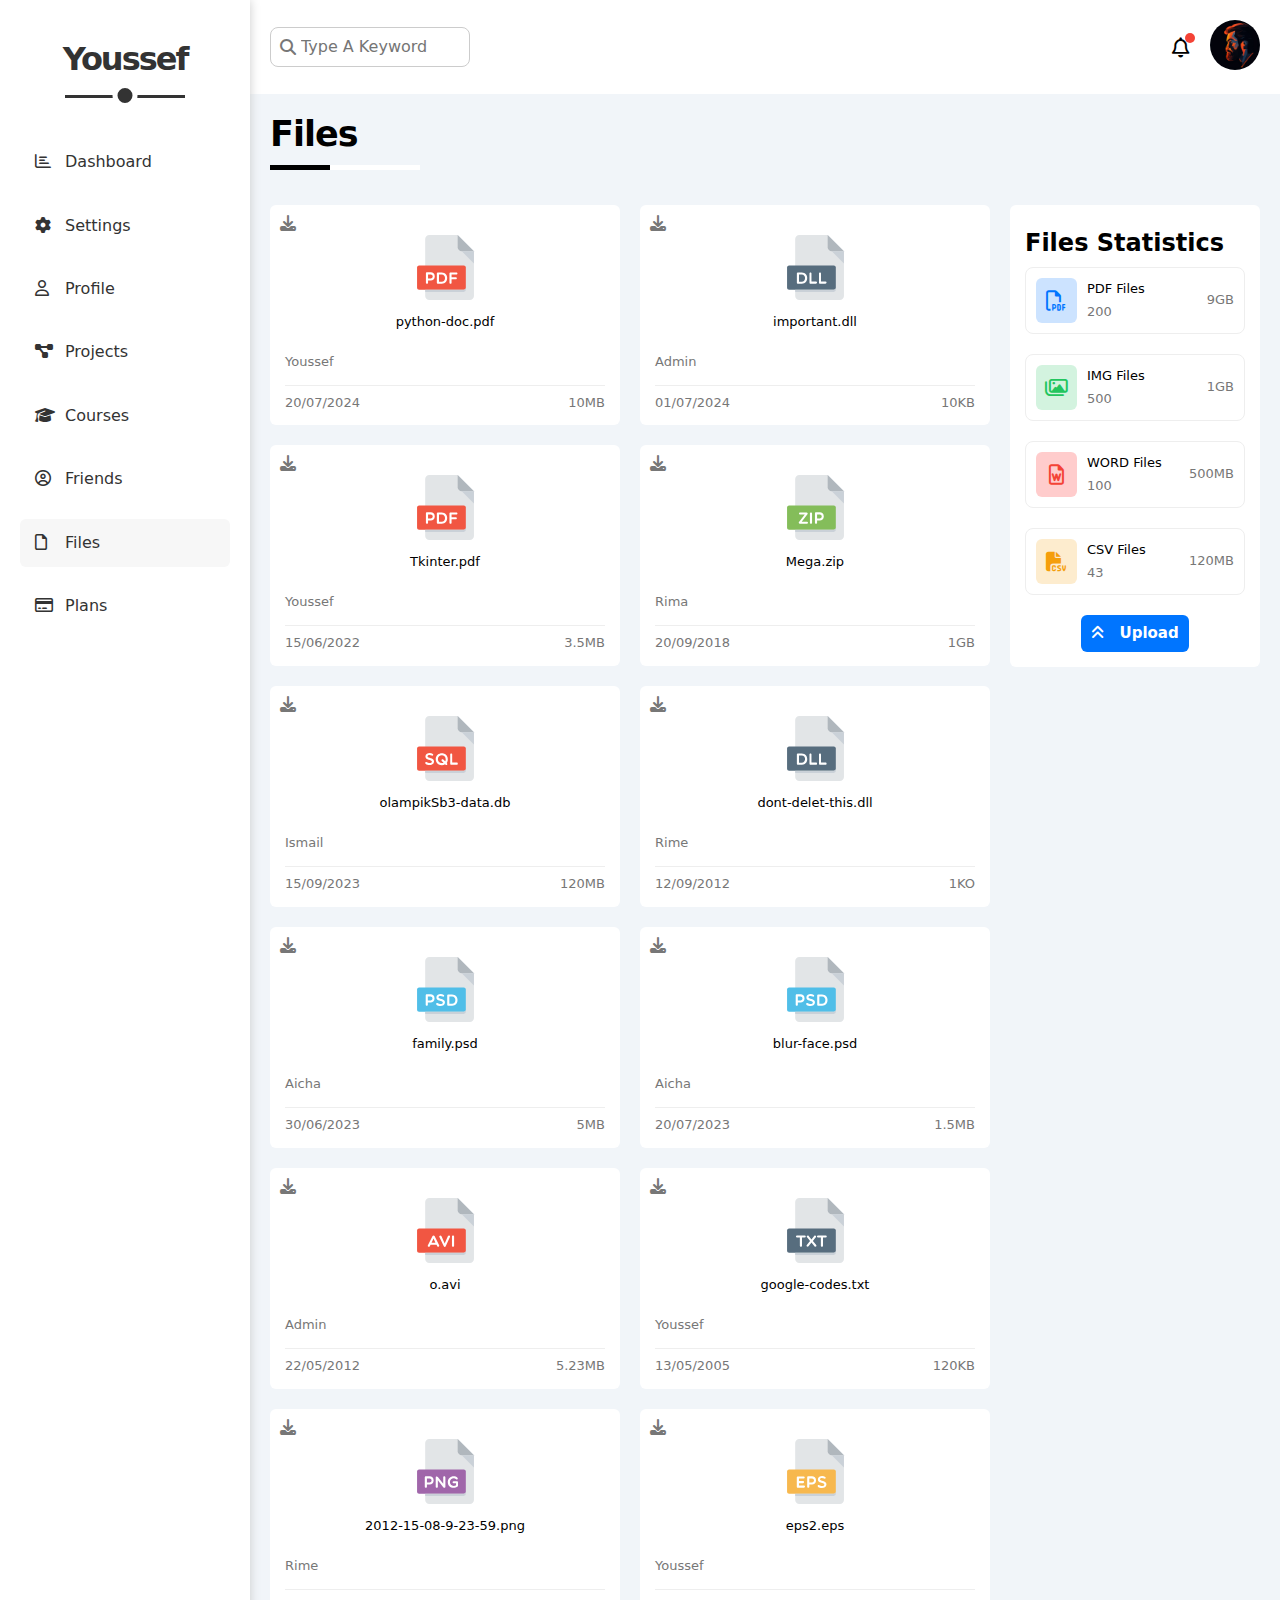
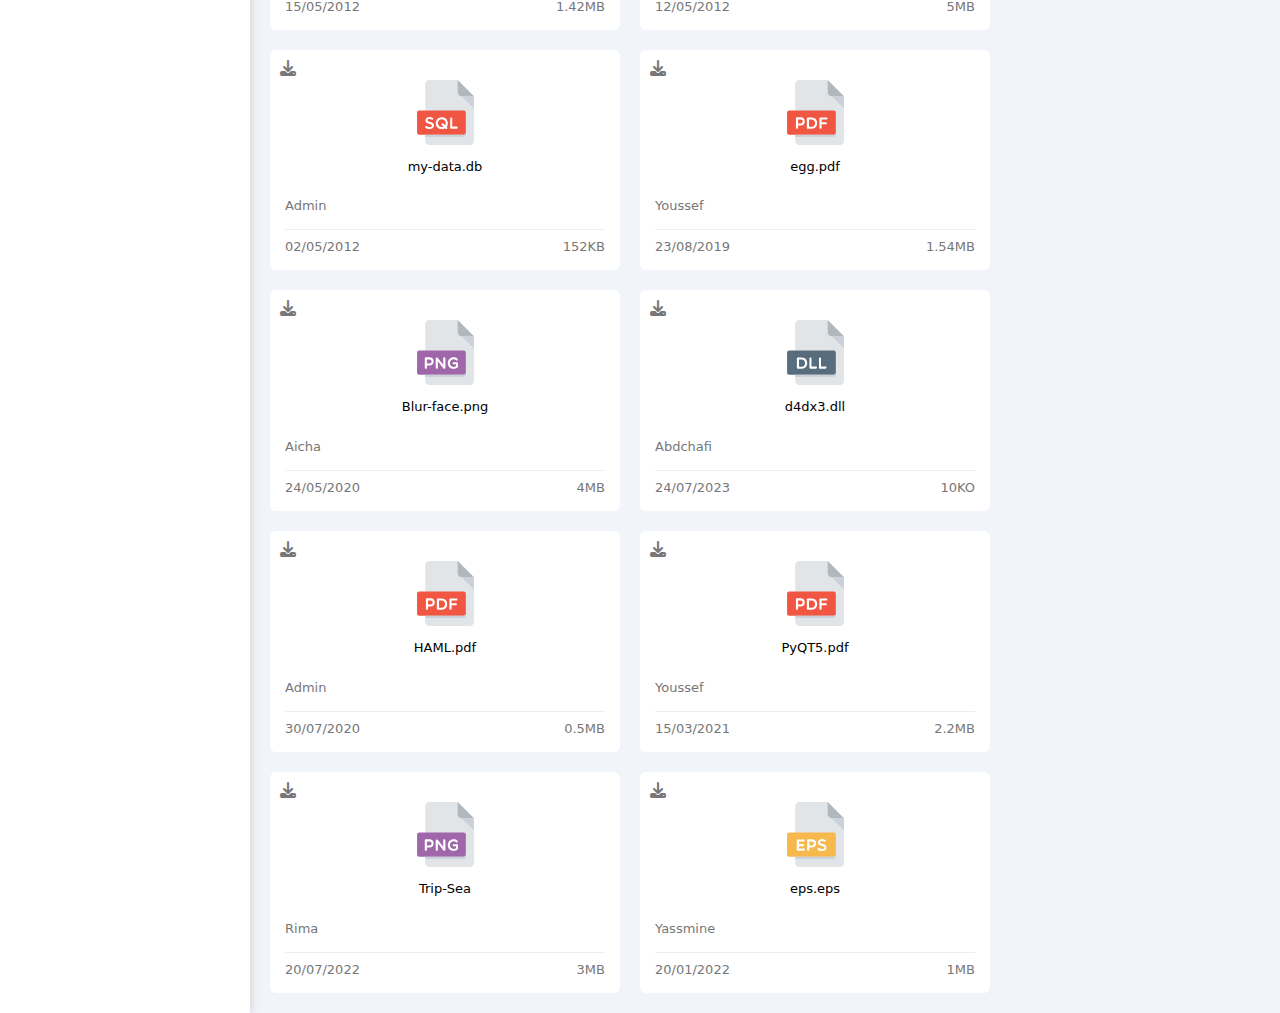
<file: files.html>
<!DOCTYPE html>
<html lang="en">
<head>
    <meta charset="UTF-8">
    <meta name="viewport" content="width=device-width, initial-scale=1.0">
    <!-- framework file  -->
    <link rel="stylesheet" href="./css/framework.css">
    <!-- main css file for home page  -->
    <link rel="stylesheet" href="./css/dashboard.css">
    <!-- normalize css file  -->
    <link rel="stylesheet" href="./css/normalize.css">
    <!-- Font Awesome css file  -->
    <link rel="stylesheet" href="./css/all.min.css">
    <title>Files</title>
</head>
<body>
    <div class="page d-flex">
        <!-- Start Side Bar  -->
        <div class="side-bar p-relative bg-white p-20">
            <h1 class="logo txt-c p-relative">Youssef</h1>
            <nav>
                <ul class="link">
                    <li class="rad-6 tt-capital"><a href="index.html"><i class="fa-regular fa-chart-bar fa-fw"></i><span class="hide-mobile">Dashboard</span></a></li>
                    <li class="rad-6 tt-capital"><a href="setting.html"><i class="fa-solid fa-gear fa-fw"></i><span class="hide-mobile">settings</span></a></li>
                    <li class="rad-6 tt-capital"><a href="profile.html"><i class="fa-regular fa-user fa-fw"></i><span class="hide-mobile">profile</span></a></li>
                    <li class="rad-6 tt-capital"><a href="projects.html"><i class="fa-solid fa-diagram-project fa-fw"></i><span class="hide-mobile">projects</span></a></li>
                    <li class="rad-6 tt-capital"><a href="courses.html"><i class="fa-solid fa-graduation-cap fa-fw"></i><span class="hide-mobile">courses</span></a></li>
                    <li class="rad-6 tt-capital"><a href="friends.html"><i class="fa-regular fa-circle-user fa-fw"></i><span class="hide-mobile">friends</span></a></li>
                    <li class="active rad-6 tt-capital"><a href="files.html"><i class="fa-regular fa-file fa-fw"></i><span class="hide-mobile">files</span></a></li>
                    <li class="rad-6 tt-capital"><a href="plans.html"><i class="fa-regular fa-credit-card fa-fw"></i><span class="hide-mobile">plans</span></a></li>
                </ul>
            </nav>
        </div>
        <!-- End Side Bar  -->
        <div class="content flex-1">
            <!-- Start Page header  -->
            <div class="header d-flex p-20 s-between aling-c bg-white p-relative">
                <div class="search p-relative">
                    <i class="fas fa-search p-absolute v-center"></i>
                    <input type="search" placeholder="type a keyword" class="p-10 rad-8">
                </div>
                <div class="profile flex-between">
                    <i class="fa-regular fa-bell fa-lg mr-20 p-relative"><span class="p-absolute rad-half"></span></i>
                    <a href="profile.html"><img src="./images/user-profile.jpeg" alt="user profile" class="rad-half"></a>
                </div>
            </div>
            <!-- End Page header  -->
            <h1 class="content-title">Files</h1>
            <!-- Start files contents -->
            <div class="files-content p-20 d-flex gap-20 column-mobile-reverse">
                <div class="files-gallery grid-250 flex-1">
                    <div class="file bg-white rad-6 p-relative p-15">
                        <i class="fa-solid fa-download c-777 p-absolute left-0 top-0 p-10"></i>
                        <img src="./images/pdf.svg" alt="file-image" class="m-auto mt-15 mb-15 mw-100 d-block">
                        <span class="d-block txt-c fs-13 mb-25">python-doc.pdf</span>
                        <p class="fs-13 c-777 tt-capital sp-border m-0 pb-15">Youssef</p>
                        <div class="meta-data d-flex s-between c-777 fs-13 pt-10">
                            <span>20/07/2024</span>
                            <span>10MB</span>
                        </div>
                    </div>
                    <div class="file bg-white rad-6 p-relative p-15">
                        <i class="fa-solid fa-download c-777 p-absolute left-0 top-0 p-10"></i>
                        <img src="./images/dll.svg" alt="file-image" class="m-auto mt-15 mb-15 mw-100 d-block">
                        <span class="d-block txt-c fs-13 mb-25">important.dll</span>
                        <p class="fs-13 c-777 tt-capital sp-border m-0 pb-15">Admin</p>
                        <div class="meta-data d-flex s-between c-777 fs-13 pt-10">
                            <span>01/07/2024</span>
                            <span>10KB</span>
                        </div>
                    </div>
                    <div class="file bg-white rad-6 p-relative p-15">
                        <i class="fa-solid fa-download c-777 p-absolute left-0 top-0 p-10"></i>
                        <img src="./images/pdf.svg" alt="file-image" class="m-auto mt-15 mb-15 mw-100 d-block">
                        <span class="d-block txt-c fs-13 mb-25">Tkinter.pdf</span>
                        <p class="fs-13 c-777 tt-capital sp-border m-0 pb-15">Youssef</p>
                        <div class="meta-data d-flex s-between c-777 fs-13 pt-10">
                            <span>15/06/2022</span>
                            <span>3.5MB</span>
                        </div>
                    </div>
                    <div class="file bg-white rad-6 p-relative p-15">
                        <i class="fa-solid fa-download c-777 p-absolute left-0 top-0 p-10"></i>
                        <img src="./images/zip.svg" alt="file-image" class="m-auto mt-15 mb-15 mw-100 d-block">
                        <span class="d-block txt-c fs-13 mb-25">Mega.zip</span>
                        <p class="fs-13 c-777 tt-capital sp-border m-0 pb-15">Rima</p>
                        <div class="meta-data d-flex s-between c-777 fs-13 pt-10">
                            <span>20/09/2018</span>
                            <span>1GB</span>
                        </div>
                    </div>
                    <div class="file bg-white rad-6 p-relative p-15">
                        <i class="fa-solid fa-download c-777 p-absolute left-0 top-0 p-10"></i>
                        <img src="./images/sql.svg" alt="file-image" class="m-auto mt-15 mb-15 mw-100 d-block">
                        <span class="d-block txt-c fs-13 mb-25">olampikSb3-data.db</span>
                        <p class="fs-13 c-777 tt-capital sp-border m-0 pb-15">Ismail</p>
                        <div class="meta-data d-flex s-between c-777 fs-13 pt-10">
                            <span>15/09/2023</span>
                            <span>120MB</span>
                        </div>
                    </div>
                    <div class="file bg-white rad-6 p-relative p-15">
                        <i class="fa-solid fa-download c-777 p-absolute left-0 top-0 p-10"></i>
                        <img src="./images/dll.svg" alt="file-image" class="m-auto mt-15 mb-15 mw-100 d-block">
                        <span class="d-block txt-c fs-13 mb-25">dont-delet-this.dll</span>
                        <p class="fs-13 c-777 tt-capital sp-border m-0 pb-15">Rime</p>
                        <div class="meta-data d-flex s-between c-777 fs-13 pt-10">
                            <span>12/09/2012</span>
                            <span>1KO</span>
                        </div>
                    </div>
                    <div class="file bg-white rad-6 p-relative p-15">
                        <i class="fa-solid fa-download c-777 p-absolute left-0 top-0 p-10"></i>
                        <img src="./images/psd.svg" alt="file-image" class="m-auto mt-15 mb-15 mw-100 d-block">
                        <span class="d-block txt-c fs-13 mb-25">family.psd</span>
                        <p class="fs-13 c-777 tt-capital sp-border m-0 pb-15">Aicha</p>
                        <div class="meta-data d-flex s-between c-777 fs-13 pt-10">
                            <span>30/06/2023</span>
                            <span>5MB</span>
                        </div>
                    </div>
                    <div class="file bg-white rad-6 p-relative p-15">
                        <i class="fa-solid fa-download c-777 p-absolute left-0 top-0 p-10"></i>
                        <img src="./images/psd.svg" alt="file-image" class="m-auto mt-15 mb-15 mw-100 d-block">
                        <span class="d-block txt-c fs-13 mb-25">blur-face.psd</span>
                        <p class="fs-13 c-777 tt-capital sp-border m-0 pb-15">Aicha</p>
                        <div class="meta-data d-flex s-between c-777 fs-13 pt-10">
                            <span>20/07/2023</span>
                            <span>1.5MB</span>
                        </div>
                    </div>
                    <div class="file bg-white rad-6 p-relative p-15">
                        <i class="fa-solid fa-download c-777 p-absolute left-0 top-0 p-10"></i>
                        <img src="./images/avi.svg" alt="file-image" class="m-auto mt-15 mb-15 mw-100 d-block">
                        <span class="d-block txt-c fs-13 mb-25">o.avi</span>
                        <p class="fs-13 c-777 tt-capital sp-border m-0 pb-15">Admin</p>
                        <div class="meta-data d-flex s-between c-777 fs-13 pt-10">
                            <span>22/05/2012</span>
                            <span>5.23MB</span>
                        </div>
                    </div>
                    <div class="file bg-white rad-6 p-relative p-15">
                        <i class="fa-solid fa-download c-777 p-absolute left-0 top-0 p-10"></i>
                        <img src="./images/txt.svg" alt="file-image" class="m-auto mt-15 mb-15 mw-100 d-block">
                        <span class="d-block txt-c fs-13 mb-25">google-codes.txt</span>
                        <p class="fs-13 c-777 tt-capital sp-border m-0 pb-15">Youssef</p>
                        <div class="meta-data d-flex s-between c-777 fs-13 pt-10">
                            <span>13/05/2005</span>
                            <span>120KB</span>
                        </div>
                    </div>
                    <div class="file bg-white rad-6 p-relative p-15">
                        <i class="fa-solid fa-download c-777 p-absolute left-0 top-0 p-10"></i>
                        <img src="./images/png.svg" alt="file-image" class="m-auto mt-15 mb-15 mw-100 d-block">
                        <span class="d-block txt-c fs-13 mb-25">2012-15-08-9-23-59.png</span>
                        <p class="fs-13 c-777 tt-capital sp-border m-0 pb-15">Rime</p>
                        <div class="meta-data d-flex s-between c-777 fs-13 pt-10">
                            <span>15/05/2012</span>
                            <span>1.42MB</span>
                        </div>
                    </div>
                    <div class="file bg-white rad-6 p-relative p-15">
                        <i class="fa-solid fa-download c-777 p-absolute left-0 top-0 p-10"></i>
                        <img src="./images/eps.svg" alt="file-image" class="m-auto mt-15 mb-15 mw-100 d-block">
                        <span class="d-block txt-c fs-13 mb-25">eps2.eps</span>
                        <p class="fs-13 c-777 tt-capital sp-border m-0 pb-15">Youssef</p>
                        <div class="meta-data d-flex s-between c-777 fs-13 pt-10">
                            <span>12/05/2012</span>
                            <span>5MB</span>
                        </div>
                    </div>
                    <div class="file bg-white rad-6 p-relative p-15">
                        <i class="fa-solid fa-download c-777 p-absolute left-0 top-0 p-10"></i>
                        <img src="./images/sql.svg" alt="file-image" class="m-auto mt-15 mb-15 mw-100 d-block">
                        <span class="d-block txt-c fs-13 mb-25">my-data.db</span>
                        <p class="fs-13 c-777 tt-capital sp-border m-0 pb-15">Admin</p>
                        <div class="meta-data d-flex s-between c-777 fs-13 pt-10">
                            <span>02/05/2012</span>
                            <span>152KB</span>
                        </div>
                    </div>
                    <div class="file bg-white rad-6 p-relative p-15">
                        <i class="fa-solid fa-download c-777 p-absolute left-0 top-0 p-10"></i>
                        <img src="./images/pdf.svg" alt="file-image" class="m-auto mt-15 mb-15 mw-100 d-block">
                        <span class="d-block txt-c fs-13 mb-25">egg.pdf</span>
                        <p class="fs-13 c-777 tt-capital sp-border m-0 pb-15">Youssef</p>
                        <div class="meta-data d-flex s-between c-777 fs-13 pt-10">
                            <span>23/08/2019</span>
                            <span>1.54MB</span>
                        </div>
                    </div>
                    <div class="file bg-white rad-6 p-relative p-15">
                        <i class="fa-solid fa-download c-777 p-absolute left-0 top-0 p-10"></i>
                        <img src="./images/png.svg" alt="file-image" class="m-auto mt-15 mb-15 mw-100 d-block">
                        <span class="d-block txt-c fs-13 mb-25">Blur-face.png</span>
                        <p class="fs-13 c-777 tt-capital sp-border m-0 pb-15">Aicha</p>
                        <div class="meta-data d-flex s-between c-777 fs-13 pt-10">
                            <span>24/05/2020</span>
                            <span>4MB</span>
                        </div>
                    </div>
                    <div class="file bg-white rad-6 p-relative p-15">
                        <i class="fa-solid fa-download c-777 p-absolute left-0 top-0 p-10"></i>
                        <img src="./images/dll.svg" alt="file-image" class="m-auto mt-15 mb-15 mw-100 d-block">
                        <span class="d-block txt-c fs-13 mb-25">d4dx3.dll</span>
                        <p class="fs-13 c-777 tt-capital sp-border m-0 pb-15">Abdchafi</p>
                        <div class="meta-data d-flex s-between c-777 fs-13 pt-10">
                            <span>24/07/2023</span>
                            <span>10KO</span>
                        </div>
                    </div>
                    <div class="file bg-white rad-6 p-relative p-15">
                        <i class="fa-solid fa-download c-777 p-absolute left-0 top-0 p-10"></i>
                        <img src="./images/pdf.svg" alt="file-image" class="m-auto mt-15 mb-15 mw-100 d-block">
                        <span class="d-block txt-c fs-13 mb-25">HAML.pdf</span>
                        <p class="fs-13 c-777 tt-capital sp-border m-0 pb-15">Admin</p>
                        <div class="meta-data d-flex s-between c-777 fs-13 pt-10">
                            <span>30/07/2020</span>
                            <span>0.5MB</span>
                        </div>
                    </div>
                    <div class="file bg-white rad-6 p-relative p-15">
                        <i class="fa-solid fa-download c-777 p-absolute left-0 top-0 p-10"></i>
                        <img src="./images/pdf.svg" alt="file-image" class="m-auto mt-15 mb-15 mw-100 d-block">
                        <span class="d-block txt-c fs-13 mb-25">PyQT5.pdf</span>
                        <p class="fs-13 c-777 tt-capital sp-border m-0 pb-15">Youssef</p>
                        <div class="meta-data d-flex s-between c-777 fs-13 pt-10">
                            <span>15/03/2021</span>
                            <span>2.2MB</span>
                        </div>
                    </div>
                    <div class="file bg-white rad-6 p-relative p-15">
                        <i class="fa-solid fa-download c-777 p-absolute left-0 top-0 p-10"></i>
                        <img src="./images/png.svg" alt="file-image" class="m-auto mt-15 mb-15 mw-100 d-block">
                        <span class="d-block txt-c fs-13 mb-25">Trip-Sea</span>
                        <p class="fs-13 c-777 tt-capital sp-border m-0 pb-15">Rima</p>
                        <div class="meta-data d-flex s-between c-777 fs-13 pt-10">
                            <span>20/07/2022</span>
                            <span>3MB</span>
                        </div>
                    </div>
                    <div class="file bg-white rad-6 p-relative p-15">
                        <i class="fa-solid fa-download c-777 p-absolute left-0 top-0 p-10"></i>
                        <img src="./images/eps.svg" alt="file-image" class="m-auto mt-15 mb-15 mw-100 d-block">
                        <span class="d-block txt-c fs-13 mb-25">eps.eps</span>
                        <p class="fs-13 c-777 tt-capital sp-border m-0 pb-15">Yassmine</p>
                        <div class="meta-data d-flex s-between c-777 fs-13 pt-10">
                            <span>20/01/2022</span>
                            <span>1MB</span>
                        </div>
                    </div>
                </div>
                <div class="files-statistics  bg-white rad-6 p-15 ">
                    <h2 class="tt-capital m-0 mt-10 mb-10"> Files statistics</h2>
                    <div class="d-flex aling-c p-10 gap-10 rad-8 mb-20">
                        <div class="icon flex-center">
                            <i class="fa-regular fa-file-pdf fa-lg blue-c"></i>
                        </div>
                        <div class="d-flex s-between full-w aling-c">
                            <div>
                                <span class="d-block mb-5 fs-13">PDF Files</span>
                                <span class="c-777 fs-13">200</span>
                            </div>
                            <span class="c-777 fs-13">9GB</span>
                        </div>
                    </div>
                    <div class="d-flex aling-c p-10 gap-10 rad-8 mb-20">
                        <div class="icon flex-center">
                            <i class="fa-regular fa-images fa-lg green-c"></i>
                        </div>
                        <div class="d-flex s-between full-w aling-c">
                            <div>
                                <span class="d-block mb-5 fs-13">IMG Files</span>
                                <span class="c-777 fs-13">500</span>
                            </div>
                            <span class="c-777 fs-13">1GB</span>
                        </div>
                    </div>
                    <div class="d-flex aling-c p-10 gap-10 rad-8 mb-20">
                        <div class="icon flex-center">
                            <i class="fa-regular fa-file-word fa-lg red-c"></i>
                        </div>
                        <div class="d-flex s-between full-w aling-c">
                            <div>
                                <span class="d-block mb-5 fs-13">WORD Files</span>
                                <span class="c-777 fs-13">100</span>
                            </div>
                            <span class="c-777 fs-13">500MB</span>
                        </div>
                    </div>
                    <div class="d-flex aling-c p-10 gap-10 rad-8 mb-20">
                        <div class="icon flex-center">
                            <i class="fa-solid fa-file-csv fa-lg orange-c"></i>
                        </div>
                        <div class="d-flex s-between full-w aling-c">
                            <div>
                                <span class="d-block mb-5 fs-13">CSV Files</span>
                                <span class="c-777 fs-13">43</span>
                            </div>
                            <span class="c-777 fs-13">120MB</span>
                        </div>
                    </div>
                    <a class="upload bg-blue primary-button p-10 m-auto pointer d-block"> <i class="fa-solid fa-angles-up mr-10"></i> Upload</a>
                </div>
            </div>
            <!-- End files content  -->
        </div>
    </div>
</body>
</file>
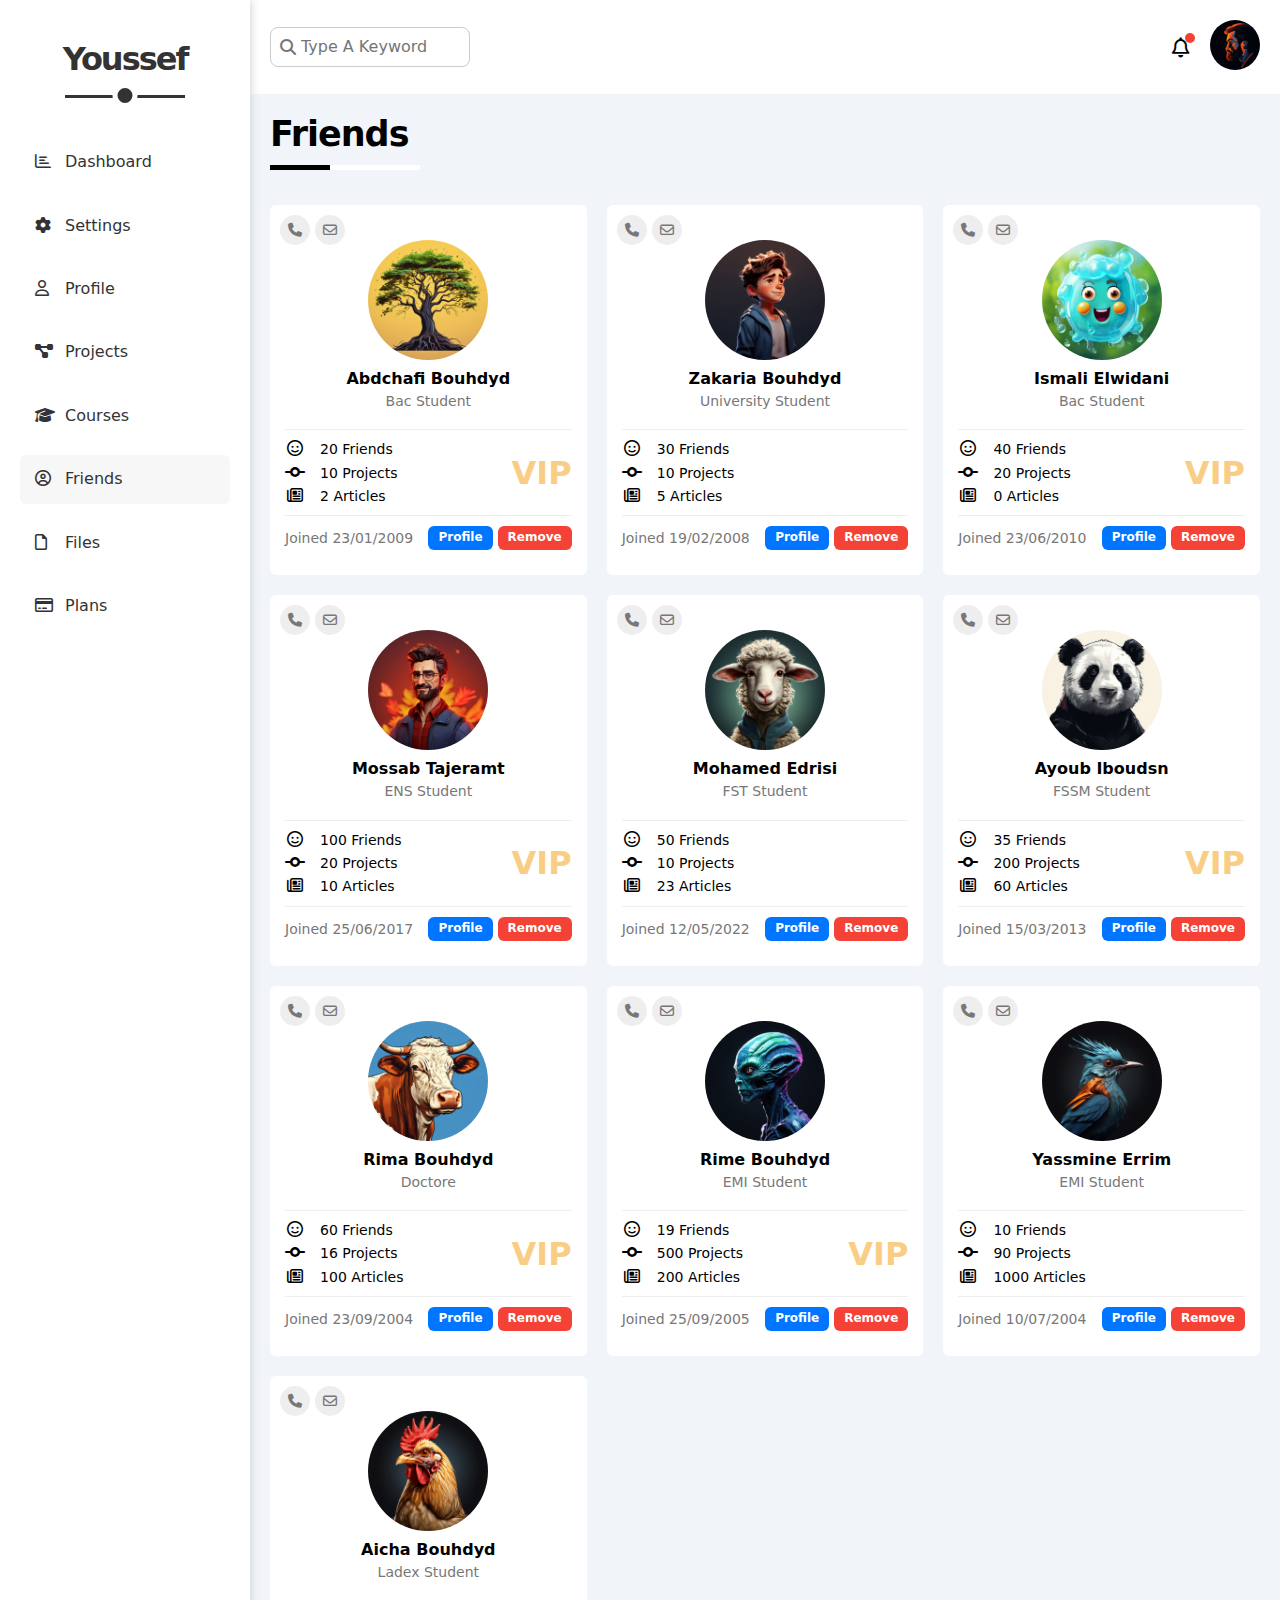
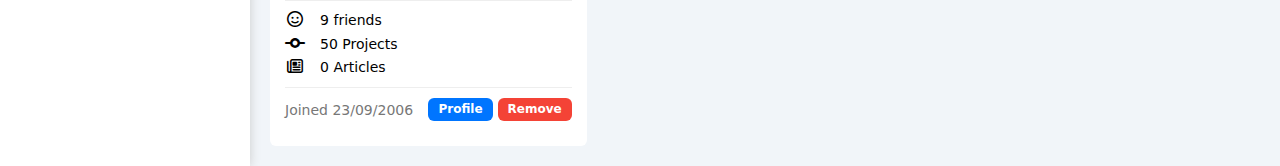
<file: friends.html>
<!DOCTYPE html>
<html lang="en">
<head>
    <meta charset="UTF-8">
    <meta name="viewport" content="width=device-width, initial-scale=1.0">
    <!-- framework file  -->
    <link rel="stylesheet" href="./css/framework.css">
    <!-- main css file for home page  -->
    <link rel="stylesheet" href="./css/dashboard.css">
    <!-- normalize css file  -->
    <link rel="stylesheet" href="./css/normalize.css">
    <!-- Font Awesome css file  -->
    <link rel="stylesheet" href="./css/all.min.css">
    <title>Friends</title>
</head>
<body>
    <div class="page d-flex">
        <!-- Start Side Bar  -->
        <div class="side-bar p-relative bg-white p-20">
            <h1 class="logo txt-c p-relative">Youssef</h1>
            <nav>
                <ul class="link">
                    <li class="rad-6 tt-capital"><a href="index.html"><i class="fa-regular fa-chart-bar fa-fw"></i><span class="hide-mobile">Dashboard</span></a></li>
                    <li class="rad-6 tt-capital"><a href="setting.html"><i class="fa-solid fa-gear fa-fw"></i><span class="hide-mobile">settings</span></a></li>
                    <li class="rad-6 tt-capital"><a href="profile.html"><i class="fa-regular fa-user fa-fw"></i><span class="hide-mobile">profile</span></a></li>
                    <li class="rad-6 tt-capital"><a href="projects.html"><i class="fa-solid fa-diagram-project fa-fw"></i><span class="hide-mobile">projects</span></a></li>
                    <li class="rad-6 tt-capital"><a href="courses.html"><i class="fa-solid fa-graduation-cap fa-fw"></i><span class="hide-mobile">courses</span></a></li>
                    <li class="active rad-6 tt-capital"><a href="friends.html"><i class="fa-regular fa-circle-user fa-fw"></i><span class="hide-mobile">friends</span></a></li>
                    <li class="rad-6 tt-capital"><a href="files.html"><i class="fa-regular fa-file fa-fw"></i><span class="hide-mobile">files</span></a></li>
                    <li class="rad-6 tt-capital"><a href="plans.html"><i class="fa-regular fa-credit-card fa-fw"></i><span class="hide-mobile">plans</span></a></li>
                </ul>
            </nav>
        </div>
        <!-- End Side Bar  -->
        <div class="content flex-1">
            <!-- Start Page header  -->
            <div class="header d-flex p-20 s-between aling-c bg-white p-relative">
                <div class="search p-relative">
                    <i class="fas fa-search p-absolute v-center"></i>
                    <input type="search" placeholder="type a keyword" class="p-10 rad-8">
                </div>
                <div class="profile flex-between">
                    <i class="fa-regular fa-bell fa-lg mr-20 p-relative"><span class="p-absolute rad-half"></span></i>
                    <a href="profile.html"><img src="./images/user-profile.jpeg" alt="user profile" class="rad-half"></a>
                </div>
            </div>
            <!-- End Page header  -->
            <h1 class="content-title">Friends</h1>
            <!-- Start Courses contents -->
            <div class="friends-content grid-300 p-20">
                <div class="card bg-white rad-6 p-relative p-15">
                    <div class="contact p-absolute top-0 left-0 p-10 d-flex gap-5">
                        <div class="icon p-relative circle-30 bg-eee pointer">
                            <i class="fa-solid fa-phone c-777 fs-14 p-absolute position-c"></i>
                        </div>
                        <div class="icon p-relative circle-30 bg-eee pointer">
                            <i class="fa-regular fa-envelope c-777 fs-14 p-absolute position-c"></i>
                        </div>
                    </div>
                    <div class="sp-border pb-20">
                        <img src="./images/team10.jpeg" alt="friend-image" class="circle-120 mt-20 mb-10 m-auto d-block">
                        <h4 class="tt-capital m-0 mb-5 txt-c">Abdchafi Bouhdyd</h4>
                        <span class="tt-capital c-777 fs-14 txt-c d-block">Bac Student</span>
                    </div>
                    <div class="achivements pt-10 pb-10 sp-border p-relative">
                        <div class="mb-5">
                            <i class="fa-regular fa-face-smile fa-fw mr-10"></i>
                            <span class="fs-14">20 Friends</span>
                        </div>
                        <div class="mb-5">
                            <i class="fa-solid fa-code-commit fa-fw mr-10"></i>
                            <span class="fs-14">10 Projects</span>
                        </div>
                        <div>
                            <i class="fa-regular fa-newspaper fa-fw mr-10"></i>
                            <span class="fs-14">2 Articles</span>
                        </div>
                        <h1 class="p-absolute right-0 v-center orange-c m-0">VIP</h1>
                    </div>
                    <div class="pt-10 pb-10 d-flex s-between aling-c">
                        <span class="fs-14 c-777 tt-capital">Joined 23/01/2009</span>
                        <div class="d-flex gap-5">
                            <input class="primary-button bg-blue fs-12 pointer" type="button" value="profile">
                            <input class="primary-button bg-red fs-12 pointer" type="button" value="remove">
                        </div>
                    </div>
                </div>
                <div class="card bg-white rad-6 p-relative p-15">
                    <div class="contact p-absolute top-0 left-0 p-10 d-flex gap-5">
                        <div class="icon p-relative circle-30 bg-eee pointer">
                            <i class="fa-solid fa-phone c-777 fs-14 p-absolute position-c"></i>
                        </div>
                        <div class="icon p-relative circle-30 bg-eee pointer">
                            <i class="fa-regular fa-envelope c-777 fs-14 p-absolute position-c"></i>
                        </div>
                    </div>
                    <div class="sp-border pb-20">
                        <img src="./images/team5.jpeg" alt="friend-image" class="circle-120 mt-20 mb-10 m-auto d-block">
                        <h4 class="tt-capital m-0 mb-5 txt-c">Zakaria Bouhdyd</h4>
                        <span class="tt-capital c-777 fs-14 txt-c d-block">University Student</span>
                    </div>
                    <div class="achivements pt-10 pb-10 sp-border p-relative">
                        <div class="mb-5">
                            <i class="fa-regular fa-face-smile fa-fw mr-10"></i>
                            <span class="fs-14">30 Friends</span>
                        </div>
                        <div class="mb-5">
                            <i class="fa-solid fa-code-commit fa-fw mr-10"></i>
                            <span class="fs-14">10 Projects</span>
                        </div>
                        <div>
                            <i class="fa-regular fa-newspaper fa-fw mr-10"></i>
                            <span class="fs-14">5 Articles</span>
                        </div>
                        <h1 class="p-absolute right-0 v-center orange-c m-0" style="display: none;">VIP</h1>
                    </div>
                    <div class="pt-10 pb-10 d-flex s-between aling-c">
                        <span class="fs-14 c-777 tt-capital">Joined 19/02/2008</span>
                        <div class="d-flex gap-5">
                            <input class="primary-button bg-blue fs-12 pointer" type="button" value="profile">
                            <input class="primary-button bg-red fs-12 pointer" type="button" value="remove">
                        </div>
                    </div>
                </div>
                <div class="card bg-white rad-6 p-relative p-15">
                    <div class="contact p-absolute top-0 left-0 p-10 d-flex gap-5">
                        <div class="icon p-relative circle-30 bg-eee pointer">
                            <i class="fa-solid fa-phone c-777 fs-14 p-absolute position-c"></i>
                        </div>
                        <div class="icon p-relative circle-30 bg-eee pointer">
                            <i class="fa-regular fa-envelope c-777 fs-14 p-absolute position-c"></i>
                        </div>
                    </div>
                    <div class="sp-border pb-20">
                        <img src="./images/team7.jpeg" alt="friend-image" class="circle-120 mt-20 mb-10 m-auto d-block">
                        <h4 class="tt-capital m-0 mb-5 txt-c">Ismali Elwidani</h4>
                        <span class="tt-capital c-777 fs-14 txt-c d-block">Bac Student</span>
                    </div>
                    <div class="achivements pt-10 pb-10 sp-border p-relative">
                        <div class="mb-5">
                            <i class="fa-regular fa-face-smile fa-fw mr-10"></i>
                            <span class="fs-14">40 Friends</span>
                        </div>
                        <div class="mb-5">
                            <i class="fa-solid fa-code-commit fa-fw mr-10"></i>
                            <span class="fs-14">20 Projects</span>
                        </div>
                        <div>
                            <i class="fa-regular fa-newspaper fa-fw mr-10"></i>
                            <span class="fs-14">0 Articles</span>
                        </div>
                        <h1 class="p-absolute right-0 v-center orange-c m-0">VIP</h1>
                    </div>
                    <div class="pt-10 pb-10 d-flex s-between aling-c">
                        <span class="fs-14 c-777 tt-capital">Joined 23/06/2010</span>
                        <div class="d-flex gap-5">
                            <input class="primary-button bg-blue fs-12 pointer" type="button" value="profile">
                            <input class="primary-button bg-red fs-12 pointer" type="button" value="remove">
                        </div>
                    </div>
                </div>
                <div class="card bg-white rad-6 p-relative p-15">
                    <div class="contact p-absolute top-0 left-0 p-10 d-flex gap-5">
                        <div class="icon p-relative circle-30 bg-eee pointer">
                            <i class="fa-solid fa-phone c-777 fs-14 p-absolute position-c"></i>
                        </div>
                        <div class="icon p-relative circle-30 bg-eee pointer">
                            <i class="fa-regular fa-envelope c-777 fs-14 p-absolute position-c"></i>
                        </div>
                    </div>
                    <div class="sp-border pb-20">
                        <img src="./images/team6.jpeg" alt="friend-image" class="circle-120 mt-20 mb-10 m-auto d-block">
                        <h4 class="tt-capital m-0 mb-5 txt-c">Mossab Tajeramt</h4>
                        <span class="tt-capital c-777 fs-14 txt-c d-block">ENS Student</span>
                    </div>
                    <div class="achivements pt-10 pb-10 sp-border p-relative">
                        <div class="mb-5">
                            <i class="fa-regular fa-face-smile fa-fw mr-10"></i>
                            <span class="fs-14">100 Friends</span>
                        </div>
                        <div class="mb-5">
                            <i class="fa-solid fa-code-commit fa-fw mr-10"></i>
                            <span class="fs-14">20 Projects</span>
                        </div>
                        <div>
                            <i class="fa-regular fa-newspaper fa-fw mr-10"></i>
                            <span class="fs-14">10 Articles</span>
                        </div>
                        <h1 class="p-absolute right-0 v-center orange-c m-0">VIP</h1>
                    </div>
                    <div class="pt-10 pb-10 d-flex s-between aling-c">
                        <span class="fs-14 c-777 tt-capital">Joined 25/06/2017</span>
                        <div class="d-flex gap-5">
                            <input class="primary-button bg-blue fs-12 pointer" type="button" value="profile">
                            <input class="primary-button bg-red fs-12 pointer" type="button" value="remove">
                        </div>
                    </div>
                </div>
                <div class="card bg-white rad-6 p-relative p-15">
                    <div class="contact p-absolute top-0 left-0 p-10 d-flex gap-5">
                        <div class="icon p-relative circle-30 bg-eee pointer">
                            <i class="fa-solid fa-phone c-777 fs-14 p-absolute position-c"></i>
                        </div>
                        <div class="icon p-relative circle-30 bg-eee pointer">
                            <i class="fa-regular fa-envelope c-777 fs-14 p-absolute position-c"></i>
                        </div>
                    </div>
                    <div class="sp-border pb-20">
                        <img src="./images/team1.jpeg" alt="friend-image" class="circle-120 mt-20 mb-10 m-auto d-block">
                        <h4 class="tt-capital m-0 mb-5 txt-c">Mohamed Edrisi</h4>
                        <span class="tt-capital c-777 fs-14 txt-c d-block">FST Student</span>
                    </div>
                    <div class="achivements pt-10 pb-10 sp-border p-relative">
                        <div class="mb-5">
                            <i class="fa-regular fa-face-smile fa-fw mr-10"></i>
                            <span class="fs-14">50 Friends</span>
                        </div>
                        <div class="mb-5">
                            <i class="fa-solid fa-code-commit fa-fw mr-10"></i>
                            <span class="fs-14">10 Projects</span>
                        </div>
                        <div>
                            <i class="fa-regular fa-newspaper fa-fw mr-10"></i>
                            <span class="fs-14">23 Articles</span>
                        </div>
                        <h1 class="p-absolute right-0 v-center orange-c m-0" style="display: none;">VIP</h1>
                    </div>
                    <div class="pt-10 pb-10 d-flex s-between aling-c">
                        <span class="fs-14 c-777 tt-capital">Joined 12/05/2022</span>
                        <div class="d-flex gap-5">
                            <input class="primary-button bg-blue fs-12 pointer" type="button" value="profile">
                            <input class="primary-button bg-red fs-12 pointer" type="button" value="remove">
                        </div>
                    </div>
                </div>
                <div class="card bg-white rad-6 p-relative p-15">
                    <div class="contact p-absolute top-0 left-0 p-10 d-flex gap-5">
                        <div class="icon p-relative circle-30 bg-eee pointer">
                            <i class="fa-solid fa-phone c-777 fs-14 p-absolute position-c"></i>
                        </div>
                        <div class="icon p-relative circle-30 bg-eee pointer">
                            <i class="fa-regular fa-envelope c-777 fs-14 p-absolute position-c"></i>
                        </div>
                    </div>
                    <div class="sp-border pb-20">
                        <img src="./images/team3.jpeg" alt="friend-image" class="circle-120 mt-20 mb-10 m-auto d-block">
                        <h4 class="tt-capital m-0 mb-5 txt-c">Ayoub Iboudsn</h4>
                        <span class="tt-capital c-777 fs-14 txt-c d-block">FSSM Student</span>
                    </div>
                    <div class="achivements pt-10 pb-10 sp-border p-relative">
                        <div class="mb-5">
                            <i class="fa-regular fa-face-smile fa-fw mr-10"></i>
                            <span class="fs-14">35 Friends</span>
                        </div>
                        <div class="mb-5">
                            <i class="fa-solid fa-code-commit fa-fw mr-10"></i>
                            <span class="fs-14">200 Projects</span>
                        </div>
                        <div>
                            <i class="fa-regular fa-newspaper fa-fw mr-10"></i>
                            <span class="fs-14">60 Articles</span>
                        </div>
                        <h1 class="p-absolute right-0 v-center orange-c m-0">VIP</h1>
                    </div>
                    <div class="pt-10 pb-10 d-flex s-between aling-c">
                        <span class="fs-14 c-777 tt-capital">Joined 15/03/2013</span>
                        <div class="d-flex gap-5">
                            <input class="primary-button bg-blue fs-12 pointer" type="button" value="profile">
                            <input class="primary-button bg-red fs-12 pointer" type="button" value="remove">
                        </div>
                    </div>
                </div>
                <div class="card bg-white rad-6 p-relative p-15">
                    <div class="contact p-absolute top-0 left-0 p-10 d-flex gap-5">
                        <div class="icon p-relative circle-30 bg-eee pointer">
                            <i class="fa-solid fa-phone c-777 fs-14 p-absolute position-c"></i>
                        </div>
                        <div class="icon p-relative circle-30 bg-eee pointer">
                            <i class="fa-regular fa-envelope c-777 fs-14 p-absolute position-c"></i>
                        </div>
                    </div>
                    <div class="sp-border pb-20">
                        <img src="./images/team9.jpeg" alt="friend-image" class="circle-120 mt-20 mb-10 m-auto d-block">
                        <h4 class="tt-capital m-0 mb-5 txt-c">Rima Bouhdyd</h4>
                        <span class="tt-capital c-777 fs-14 txt-c d-block">Doctore</span>
                    </div>
                    <div class="achivements pt-10 pb-10 sp-border p-relative">
                        <div class="mb-5">
                            <i class="fa-regular fa-face-smile fa-fw mr-10"></i>
                            <span class="fs-14">60 Friends</span>
                        </div>
                        <div class="mb-5">
                            <i class="fa-solid fa-code-commit fa-fw mr-10"></i>
                            <span class="fs-14">16 Projects</span>
                        </div>
                        <div>
                            <i class="fa-regular fa-newspaper fa-fw mr-10"></i>
                            <span class="fs-14">100 Articles</span>
                        </div>
                        <h1 class="p-absolute right-0 v-center orange-c m-0">VIP</h1>
                    </div>
                    <div class="pt-10 pb-10 d-flex s-between aling-c">
                        <span class="fs-14 c-777 tt-capital">Joined 23/09/2004</span>
                        <div class="d-flex gap-5">
                            <input class="primary-button bg-blue fs-12 pointer" type="button" value="profile">
                            <input class="primary-button bg-red fs-12 pointer" type="button" value="remove">
                        </div>
                    </div>
                </div>
                <div class="card bg-white rad-6 p-relative p-15">
                    <div class="contact p-absolute top-0 left-0 p-10 d-flex gap-5">
                        <div class="icon p-relative circle-30 bg-eee pointer">
                            <i class="fa-solid fa-phone c-777 fs-14 p-absolute position-c"></i>
                        </div>
                        <div class="icon p-relative circle-30 bg-eee pointer">
                            <i class="fa-regular fa-envelope c-777 fs-14 p-absolute position-c"></i>
                        </div>
                    </div>
                    <div class="sp-border pb-20">
                        <img src="./images/team8.jpeg" alt="friend-image" class="circle-120 mt-20 mb-10 m-auto d-block">
                        <h4 class="tt-capital m-0 mb-5 txt-c">Rime Bouhdyd</h4>
                        <span class="tt-capital c-777 fs-14 txt-c d-block">EMI Student</span>
                    </div>
                    <div class="achivements pt-10 pb-10 sp-border p-relative">
                        <div class="mb-5">
                            <i class="fa-regular fa-face-smile fa-fw mr-10"></i>
                            <span class="fs-14">19 Friends</span>
                        </div>
                        <div class="mb-5">
                            <i class="fa-solid fa-code-commit fa-fw mr-10"></i>
                            <span class="fs-14">500 Projects</span>
                        </div>
                        <div>
                            <i class="fa-regular fa-newspaper fa-fw mr-10"></i>
                            <span class="fs-14">200 Articles</span>
                        </div>
                        <h1 class="p-absolute right-0 v-center orange-c m-0">VIP</h1>
                    </div>
                    <div class="pt-10 pb-10 d-flex s-between aling-c">
                        <span class="fs-14 c-777 tt-capital">Joined 25/09/2005</span>
                        <div class="d-flex gap-5">
                            <input class="primary-button bg-blue fs-12 pointer" type="button" value="profile">
                            <input class="primary-button bg-red fs-12 pointer" type="button" value="remove">
                        </div>
                    </div>
                </div>
                <div class="card bg-white rad-6 p-relative p-15">
                    <div class="contact p-absolute top-0 left-0 p-10 d-flex gap-5">
                        <div class="icon p-relative circle-30 bg-eee pointer">
                            <i class="fa-solid fa-phone c-777 fs-14 p-absolute position-c"></i>
                        </div>
                        <div class="icon p-relative circle-30 bg-eee pointer">
                            <i class="fa-regular fa-envelope c-777 fs-14 p-absolute position-c"></i>
                        </div>
                    </div>
                    <div class="sp-border pb-20">
                        <img src="./images/team11.jpeg" alt="friend-image" class="circle-120 mt-20 mb-10 m-auto d-block">
                        <h4 class="tt-capital m-0 mb-5 txt-c">Yassmine Errim</h4>
                        <span class="tt-capital c-777 fs-14 txt-c d-block">EMI Student</span>
                    </div>
                    <div class="achivements pt-10 pb-10 sp-border p-relative">
                        <div class="mb-5">
                            <i class="fa-regular fa-face-smile fa-fw mr-10"></i>
                            <span class="fs-14">10 Friends</span>
                        </div>
                        <div class="mb-5">
                            <i class="fa-solid fa-code-commit fa-fw mr-10"></i>
                            <span class="fs-14">90 Projects</span>
                        </div>
                        <div>
                            <i class="fa-regular fa-newspaper fa-fw mr-10"></i>
                            <span class="fs-14">1000 Articles</span>
                        </div>
                        <h1 class="p-absolute right-0 v-center orange-c m-0" style="display: none;">VIP</h1>
                    </div>
                    <div class="pt-10 pb-10 d-flex s-between aling-c">
                        <span class="fs-14 c-777 tt-capital">Joined 10/07/2004</span>
                        <div class="d-flex gap-5">
                            <input class="primary-button bg-blue fs-12 pointer" type="button" value="profile">
                            <input class="primary-button bg-red fs-12 pointer" type="button" value="remove">
                        </div>
                    </div>
                </div>
                <div class="card bg-white rad-6 p-relative p-15">
                    <div class="contact p-absolute top-0 left-0 p-10 d-flex gap-5">
                        <div class="icon p-relative circle-30 bg-eee pointer">
                            <i class="fa-solid fa-phone c-777 fs-14 p-absolute position-c"></i>
                        </div>
                        <div class="icon p-relative circle-30 bg-eee pointer">
                            <i class="fa-regular fa-envelope c-777 fs-14 p-absolute position-c"></i>
                        </div>
                    </div>
                    <div class="sp-border pb-20">
                        <img src="./images/team12.jpeg" alt="friend-image" class="circle-120 mt-20 mb-10 m-auto d-block">
                        <h4 class="tt-capital m-0 mb-5 txt-c">Aicha Bouhdyd</h4>
                        <span class="tt-capital c-777 fs-14 txt-c d-block">Ladex Student</span>
                    </div>
                    <div class="achivements pt-10 pb-10 sp-border p-relative">
                        <div class="mb-5">
                            <i class="fa-regular fa-face-smile fa-fw mr-10"></i>
                            <span class="fs-14">9 friends</span>
                        </div>
                        <div class="mb-5">
                            <i class="fa-solid fa-code-commit fa-fw mr-10"></i>
                            <span class="fs-14">50 Projects</span>
                        </div>
                        <div>
                            <i class="fa-regular fa-newspaper fa-fw mr-10"></i>
                            <span class="fs-14">0 Articles</span>
                        </div>
                        <h1 class="p-absolute right-0 v-center orange-c m-0" style="display: none;">VIP</h1>
                    </div>
                    <div class="pt-10 pb-10 d-flex s-between aling-c">
                        <span class="fs-14 c-777 tt-capital">Joined 23/09/2006</span>
                        <div class="d-flex gap-5">
                            <input class="primary-button bg-blue fs-12 pointer" type="button" value="profile">
                            <input class="primary-button bg-red fs-12 pointer" type="button" value="remove">
                        </div>
                    </div>
                </div>
            </div>
            <!-- End Courses content  -->
        </div>
    </div>
</body>
</file>
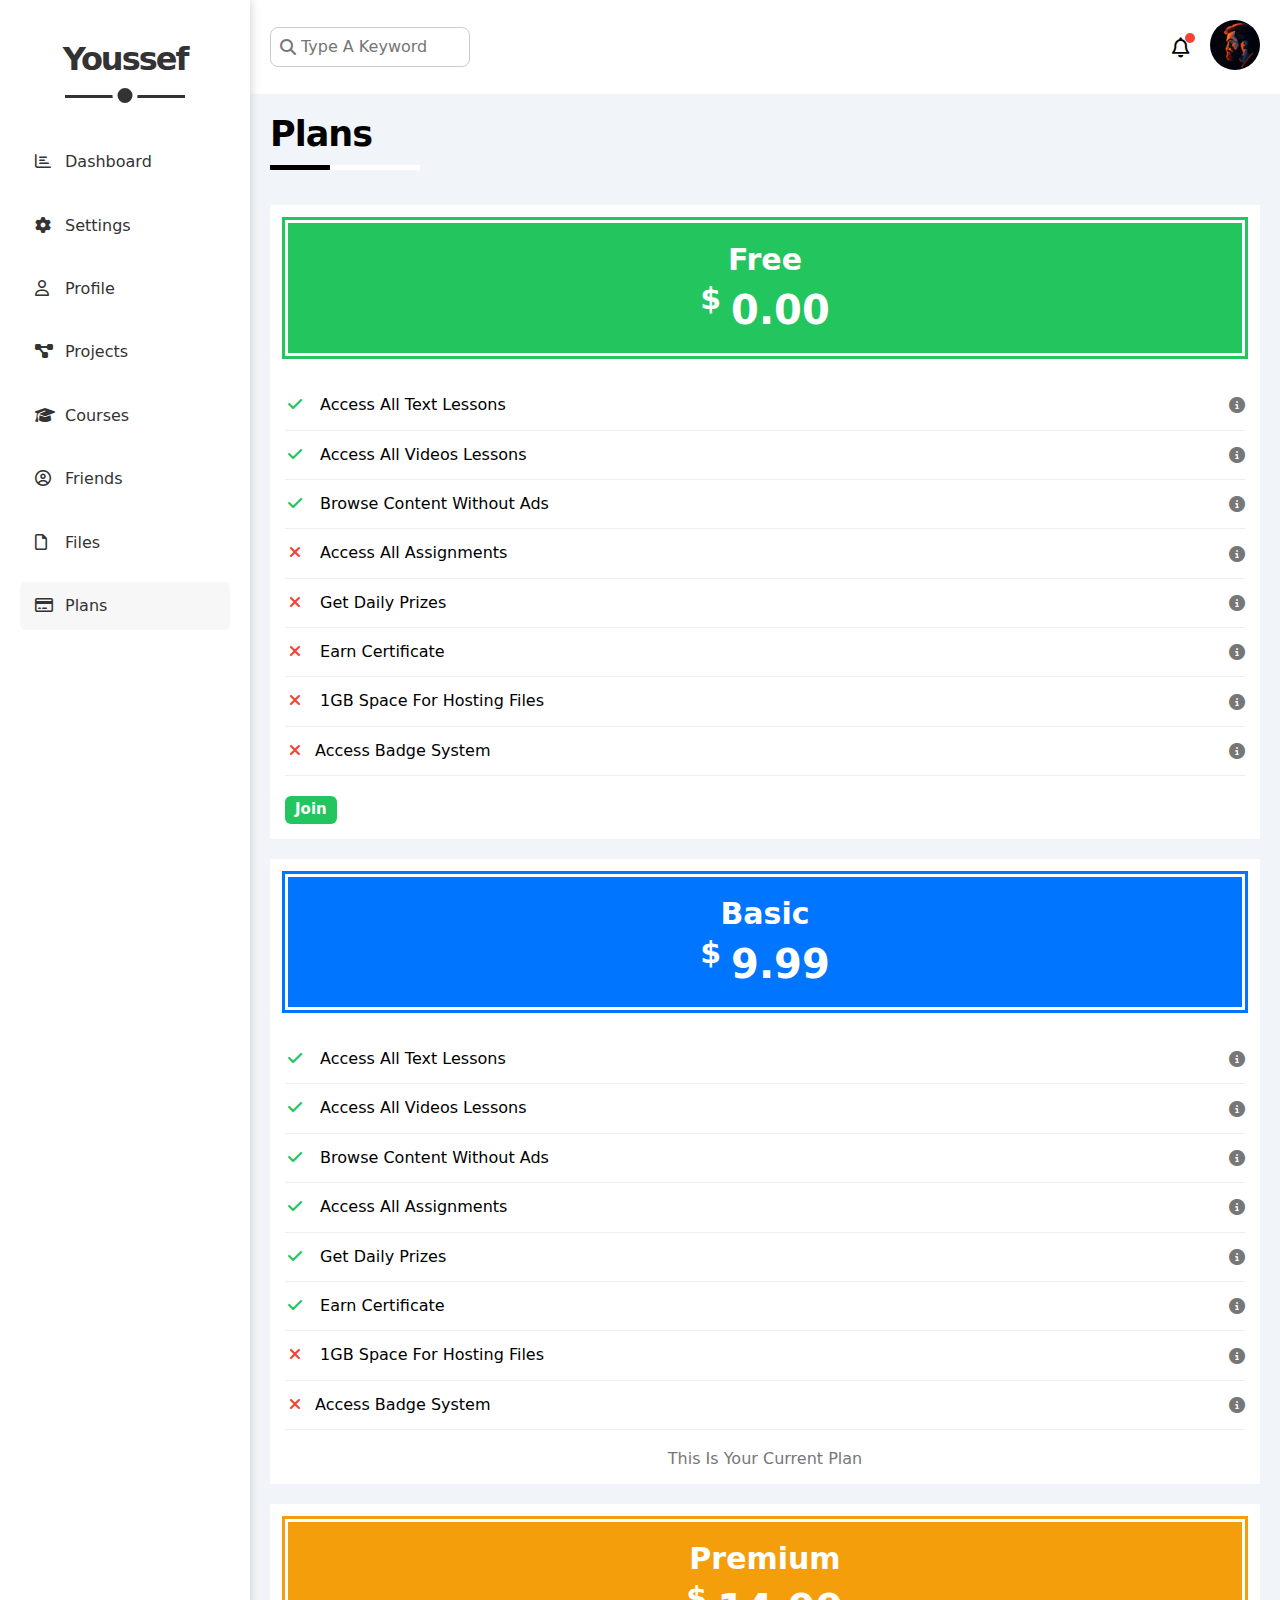
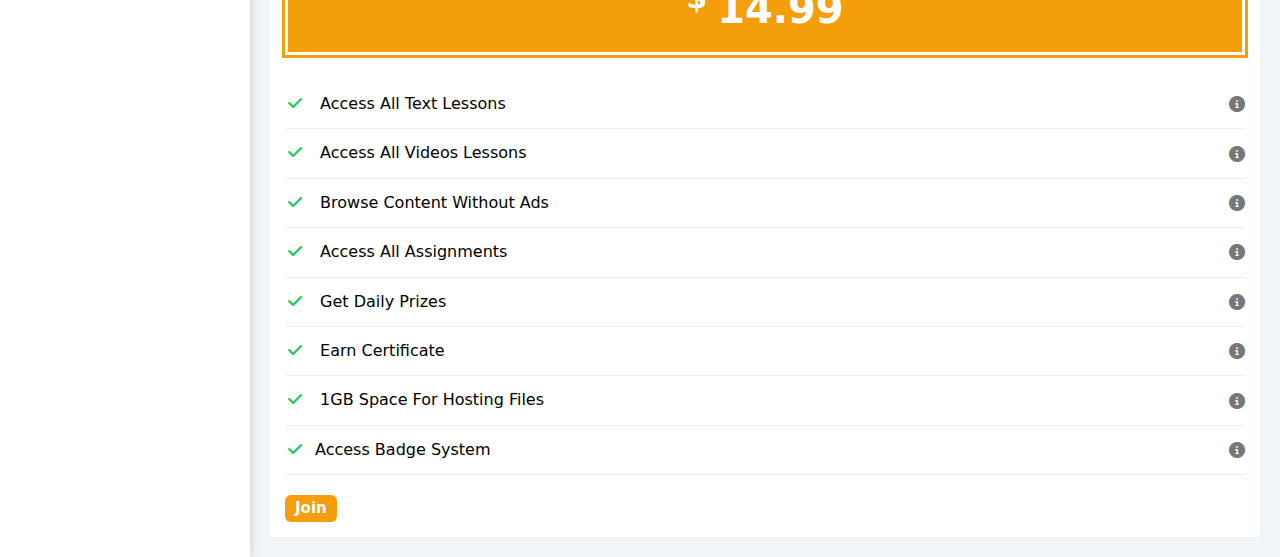
<file: plans.html>
<!DOCTYPE html>
<html lang="en">
<head>
    <meta charset="UTF-8">
    <meta name="viewport" content="width=device-width, initial-scale=1.0">
    <!-- framework file  -->
    <link rel="stylesheet" href="./css/framework.css">
    <!-- main css file for home page  -->
    <link rel="stylesheet" href="./css/dashboard.css">
    <!-- normalize css file  -->
    <link rel="stylesheet" href="./css/normalize.css">
    <!-- Font Awesome css file  -->
    <link rel="stylesheet" href="./css/all.min.css">
    <title>Plans</title>
</head>
<body>
    <div class="page d-flex">
        <!-- Start Side Bar  -->
        <div class="side-bar p-relative bg-white p-20">
            <h1 class="logo txt-c p-relative">Youssef</h1>
            <nav>
                <ul class="link">
                    <li class="rad-6 tt-capital"><a href="index.html"><i class="fa-regular fa-chart-bar fa-fw"></i><span class="hide-mobile">Dashboard</span></a></li>
                    <li class="rad-6 tt-capital"><a href="setting.html"><i class="fa-solid fa-gear fa-fw"></i><span class="hide-mobile">settings</span></a></li>
                    <li class="rad-6 tt-capital"><a href="profile.html"><i class="fa-regular fa-user fa-fw"></i><span class="hide-mobile">profile</span></a></li>
                    <li class="rad-6 tt-capital"><a href="projects.html"><i class="fa-solid fa-diagram-project fa-fw"></i><span class="hide-mobile">projects</span></a></li>
                    <li class="rad-6 tt-capital"><a href="courses.html"><i class="fa-solid fa-graduation-cap fa-fw"></i><span class="hide-mobile">courses</span></a></li>
                    <li class="rad-6 tt-capital"><a href="friends.html"><i class="fa-regular fa-circle-user fa-fw"></i><span class="hide-mobile">friends</span></a></li>
                    <li class="rad-6 tt-capital"><a href="files.html"><i class="fa-regular fa-file fa-fw"></i><span class="hide-mobile">files</span></a></li>
                    <li class="active rad-6 tt-capital"><a href="plans.html"><i class="fa-regular fa-credit-card fa-fw"></i><span class="hide-mobile">plans</span></a></li>
                </ul>
            </nav>
        </div>
        <!-- End Side Bar  -->
        <div class="content flex-1">
            <!-- Start Page header  -->
            <div class="header d-flex p-20 s-between aling-c bg-white p-relative">
                <div class="search p-relative">
                    <i class="fas fa-search p-absolute v-center"></i>
                    <input type="search" placeholder="type a keyword" class="p-10 rad-8">
                </div>
                <div class="profile flex-between">
                    <i class="fa-regular fa-bell fa-lg mr-20 p-relative"><span class="p-absolute rad-half"></span></i>
                    <a href="profile.html"><img src="./images/user-profile.jpeg" alt="user profile" class="rad-half"></a>
                </div>
            </div>
            <!-- End Page header  -->
            <h1 class="content-title">Plans</h1>
            <!-- Start Plans content  -->
            <div class="plans-content p-20 grid-500">
                <div class="plan p-15 bg-white">
                    <div class="price bg-green txt-c c-white p-20 fs-20 mb-25">
                        <h2 class="m-0 mb-10">Free</h2>
                        <h1 class="m-0"><sup class="mr-10">$</sup>0.00</h1>
                    </div>
                    <div class="features">
                        <div class="feature d-flex aling-c s-between pb-15 pt-15 sp-border">
                            <span><i class="fa-solid fa-check fa-fw mr-10 green-c"></i> Access All Text Lessons</span>
                            <i class="fa-solid fa-circle-info c-777"></i>
                        </div>
                        <div class="feature d-flex aling-c s-between pb-15 pt-15 sp-border">
                            <span><i class="fa-solid fa-check fa-fw mr-10 green-c"></i> Access All Videos Lessons</span>
                            <i class="fa-solid fa-circle-info c-777"></i>
                        </div>
                        <div class="feature d-flex aling-c s-between pb-15 pt-15 sp-border">
                            <span><i class="fa-solid fa-check fa-fw mr-10 green-c"></i> Browse Content Without Ads</span>
                            <i class="fa-solid fa-circle-info c-777"></i>
                        </div>
                        <div class="feature d-flex aling-c s-between pb-15 pt-15 sp-border">
                            <span><i class="fa-solid fa-xmark fa-fw red-c mr-10"></i> Access All Assignments </span>
                            <i class="fa-solid fa-circle-info c-777"></i>
                        </div>
                        <div class="feature d-flex aling-c s-between pb-15 pt-15 sp-border">
                            <span><i class="fa-solid fa-xmark fa-fw red-c mr-10"></i> Get Daily Prizes</span>
                            <i class="fa-solid fa-circle-info c-777"></i>
                        </div>
                        <div class="feature d-flex aling-c s-between pb-15 pt-15 sp-border">
                            <span><i class="fa-solid fa-xmark fa-fw red-c mr-10"></i> Earn Certificate</span>
                            <i class="fa-solid fa-circle-info c-777"></i>
                        </div>
                        <div class="feature d-flex aling-c s-between pb-15 pt-15 sp-border">
                            <span><i class="fa-solid fa-xmark fa-fw red-c mr-10"></i> 1GB Space For Hosting Files</span>
                            <i class="fa-solid fa-circle-info c-777"></i>
                        </div>
                        <div class="feature d-flex aling-c s-between pb-15 pt-15 sp-border">
                            <span><i class="fa-solid fa-xmark fa-fw red-c mr-10"></i>Access Badge System</span>
                            <i class="fa-solid fa-circle-info c-777"></i>
                        </div>
                    </div>
                    <a href="#" class="primary-button bg-green pointer mt-20">join</a>
                </div>
                <div class="plan p-15 bg-white">
                    <div class="price bg-blue txt-c c-white p-20 fs-20 mb-25">
                        <h2 class="m-0 mb-10">Basic</h2>
                        <h1 class="m-0"><sup class="mr-10">$</sup>9.99</h1>
                    </div>
                    <div class="features">
                        <div class="feature d-flex aling-c s-between pb-15 pt-15 sp-border">
                            <span><i class="fa-solid fa-check fa-fw mr-10 green-c"></i> Access All Text Lessons</span>
                            <i class="fa-solid fa-circle-info c-777"></i>
                        </div>
                        <div class="feature d-flex aling-c s-between pb-15 pt-15 sp-border">
                            <span><i class="fa-solid fa-check fa-fw mr-10 green-c"></i> Access All Videos Lessons</span>
                            <i class="fa-solid fa-circle-info c-777"></i>
                        </div>
                        <div class="feature d-flex aling-c s-between pb-15 pt-15 sp-border">
                            <span><i class="fa-solid fa-check fa-fw mr-10 green-c"></i> Browse Content Without Ads</span>
                            <i class="fa-solid fa-circle-info c-777"></i>
                        </div>
                        <div class="feature d-flex aling-c s-between pb-15 pt-15 sp-border">
                            <span><i class="fa-solid fa-check fa-fw mr-10 green-c"></i> Access All Assignments </span>
                            <i class="fa-solid fa-circle-info c-777"></i>
                        </div>
                        <div class="feature d-flex aling-c s-between pb-15 pt-15 sp-border">
                            <span><i class="fa-solid fa-check fa-fw mr-10 green-c"></i> Get Daily Prizes</span>
                            <i class="fa-solid fa-circle-info c-777"></i>
                        </div>
                        <div class="feature d-flex aling-c s-between pb-15 pt-15 sp-border">
                            <span><i class="fa-solid fa-check fa-fw mr-10 green-c"></i> Earn Certificate</span>
                            <i class="fa-solid fa-circle-info c-777"></i>
                        </div>
                        <div class="feature d-flex aling-c s-between pb-15 pt-15 sp-border">
                            <span><i class="fa-solid fa-xmark fa-fw red-c mr-10"></i> 1GB Space For Hosting Files</span>
                            <i class="fa-solid fa-circle-info c-777"></i>
                        </div>
                        <div class="feature d-flex aling-c s-between pb-15 pt-15 sp-border">
                            <span><i class="fa-solid fa-xmark fa-fw red-c mr-10"></i>Access Badge System</span>
                            <i class="fa-solid fa-circle-info c-777"></i>
                        </div>
                    </div>
                    <p class="c-777 txt-c m-0 mt-20 tt-capital">This is your current plan</p>
                </div>
                <div class="plan p-15 bg-white">
                    <div class="price bg-orange txt-c c-white p-20 fs-20 mb-25">
                        <h2 class="m-0 mb-10">Premium</h2>
                        <h1 class="m-0"><sup class="mr-10">$</sup>14.99</h1>
                    </div>
                    <div class="features">
                        <div class="feature d-flex aling-c s-between pb-15 pt-15 sp-border">
                            <span><i class="fa-solid fa-check fa-fw mr-10 green-c"></i> Access All Text Lessons</span>
                            <i class="fa-solid fa-circle-info c-777"></i>
                        </div>
                        <div class="feature d-flex aling-c s-between pb-15 pt-15 sp-border">
                            <span><i class="fa-solid fa-check fa-fw mr-10 green-c"></i> Access All Videos Lessons</span>
                            <i class="fa-solid fa-circle-info c-777"></i>
                        </div>
                        <div class="feature d-flex aling-c s-between pb-15 pt-15 sp-border">
                            <span><i class="fa-solid fa-check fa-fw mr-10 green-c"></i> Browse Content Without Ads</span>
                            <i class="fa-solid fa-circle-info c-777"></i>
                        </div>
                        <div class="feature d-flex aling-c s-between pb-15 pt-15 sp-border">
                            <span><i class="fa-solid fa-check fa-fw mr-10 green-c"></i> Access All Assignments </span>
                            <i class="fa-solid fa-circle-info c-777"></i>
                        </div>
                        <div class="feature d-flex aling-c s-between pb-15 pt-15 sp-border">
                            <span><i class="fa-solid fa-check fa-fw mr-10 green-c"></i> Get Daily Prizes</span>
                            <i class="fa-solid fa-circle-info c-777"></i>
                        </div>
                        <div class="feature d-flex aling-c s-between pb-15 pt-15 sp-border">
                            <span><i class="fa-solid fa-check fa-fw mr-10 green-c"></i> Earn Certificate</span>
                            <i class="fa-solid fa-circle-info c-777"></i>
                        </div>
                        <div class="feature d-flex aling-c s-between pb-15 pt-15 sp-border">
                            <span><i class="fa-solid fa-check fa-fw mr-10 green-c"></i> 1GB Space For Hosting Files</span>
                            <i class="fa-solid fa-circle-info c-777"></i>
                        </div>
                        <div class="feature d-flex aling-c s-between pb-15 pt-15 sp-border">
                            <span><i class="fa-solid fa-check fa-fw mr-10 green-c"></i>Access Badge System</span>
                            <i class="fa-solid fa-circle-info c-777"></i>
                        </div>
                    </div>
                    <a href="#" class="primary-button bg-orange pointer mt-20">join</a>
                </div>
            </div>
            <!-- Start Plans content -->
        </div>
    </div>
</body>
</file>
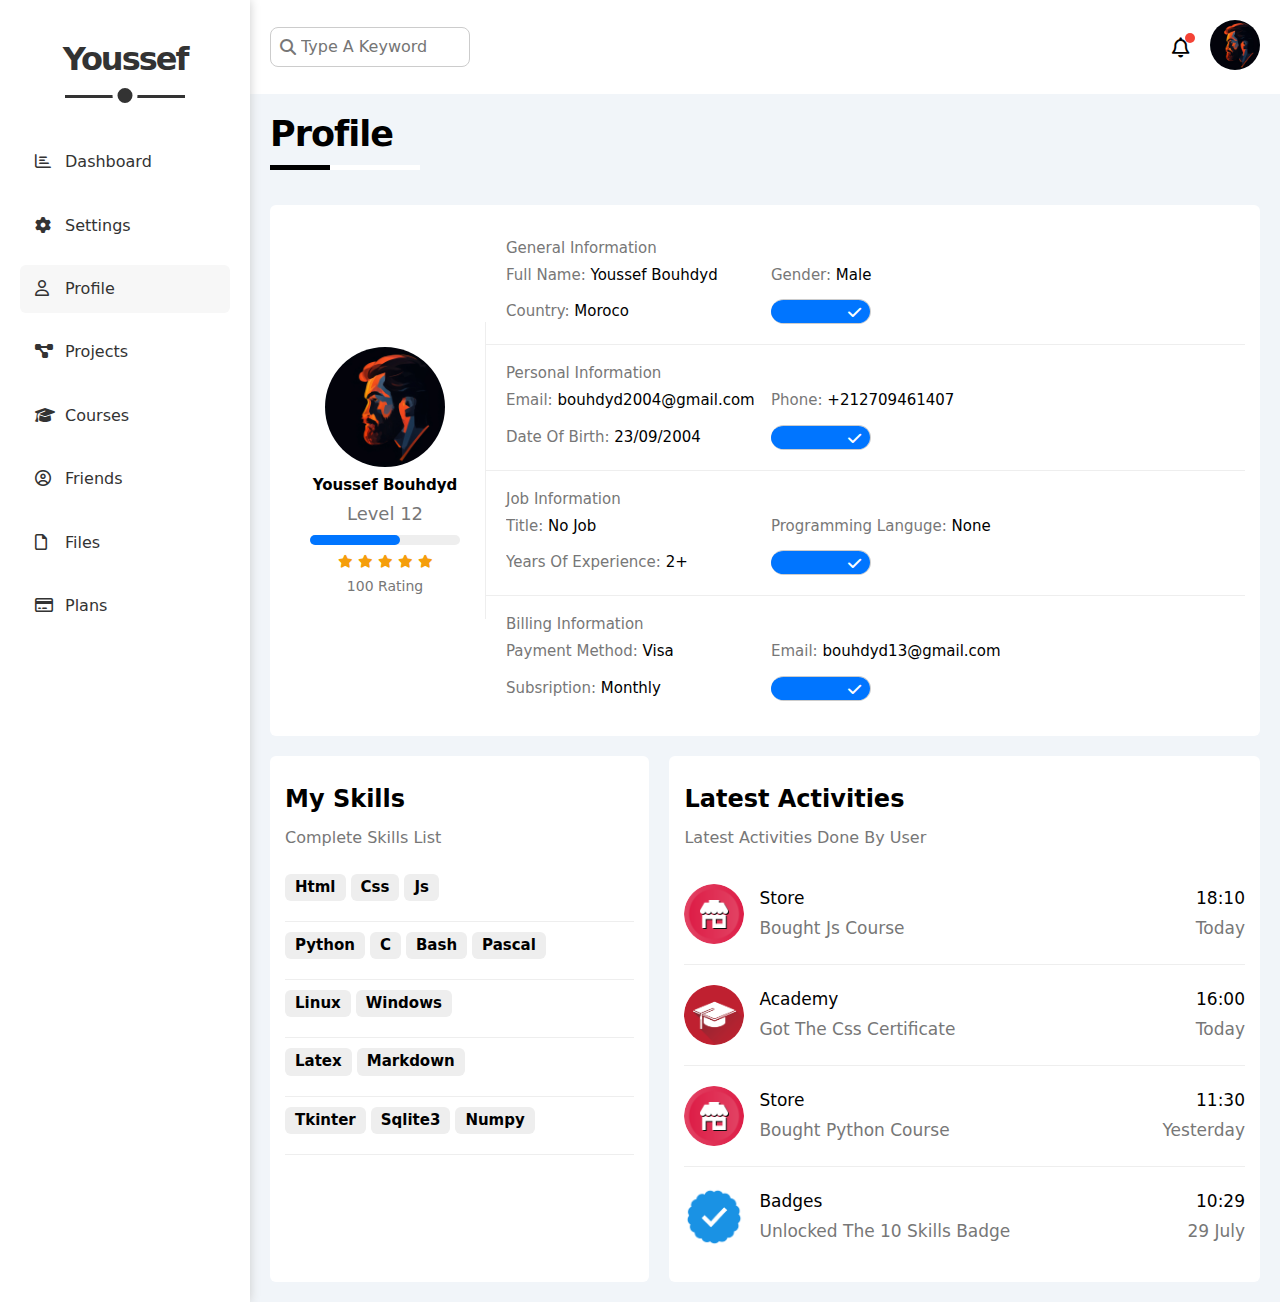
<file: profile.html>
<!DOCTYPE html>
<html lang="en">
<head>
    <meta charset="UTF-8">
    <meta name="viewport" content="width=device-width, initial-scale=1.0">
    <!-- framework file  -->
    <link rel="stylesheet" href="./css/framework.css">
    <!-- main css file for home page  -->
    <link rel="stylesheet" href="./css/dashboard.css">
    <!-- normalize css file  -->
    <link rel="stylesheet" href="./css/normalize.css">
    <!-- Font Awesome css file  -->
    <link rel="stylesheet" href="./css/all.min.css">
    <title>Profile</title>
</head>
<body>
    <div class="page d-flex">
        <!-- Start Side Bar  -->
        <div class="side-bar p-relative bg-white p-20">
            <h1 class="logo txt-c p-relative">Youssef</h1>
            <nav>
                <ul class="link">
                    <li class="rad-6 tt-capital"><a href="index.html"><i class="fa-regular fa-chart-bar fa-fw"></i><span class="hide-mobile">Dashboard</span></a></li>
                    <li class="rad-6 tt-capital"><a href="setting.html"><i class="fa-solid fa-gear fa-fw"></i><span class="hide-mobile">settings</span></a></li>
                    <li class="active rad-6 tt-capital"><a href="profile.html"><i class="fa-regular fa-user fa-fw"></i><span class="hide-mobile">profile</span></a></li>
                    <li class="rad-6 tt-capital"><a href="projects.html"><i class="fa-solid fa-diagram-project fa-fw"></i><span class="hide-mobile">projects</span></a></li>
                    <li class="rad-6 tt-capital"><a href="courses.html"><i class="fa-solid fa-graduation-cap fa-fw"></i><span class="hide-mobile">courses</span></a></li>
                    <li class="rad-6 tt-capital"><a href="friends.html"><i class="fa-regular fa-circle-user fa-fw"></i><span class="hide-mobile">friends</span></a></li>
                    <li class="rad-6 tt-capital"><a href="files.html"><i class="fa-regular fa-file fa-fw"></i><span class="hide-mobile">files</span></a></li>
                    <li class="rad-6 tt-capital"><a href="plans.html"><i class="fa-regular fa-credit-card fa-fw"></i><span class="hide-mobile">plans</span></a></li>
                </ul>
            </nav>
        </div>
        <!-- End Side Bar  -->
        <div class="content flex-1">
            <!-- Start Page header  -->
            <div class="header d-flex p-20 s-between aling-c bg-white p-relative">
                <div class="search p-relative">
                    <i class="fas fa-search p-absolute v-center"></i>
                    <input type="search" placeholder="type a keyword" class="p-10 rad-8">
                </div>
                <div class="profile flex-between">
                    <i class="fa-regular fa-bell fa-lg mr-20 p-relative"><span class="p-absolute rad-half"></span></i>
                    <a href="profile.html"><img src="./images/user-profile.jpeg" alt="user profile" class="rad-half"></a>
                </div>
            </div>
            <!-- End Page header  -->
            <h1 class="content-title">Profile</h1>
            <!-- Start Profile contents -->
            <div class="profile-content p-20 d-flex flex-wrap gap-20">
                <div class="presentation bg-white rad-6 p-15 d-flex aling-c column-mobile fs-15 full-w ">
                    <div class="avatar flex-column aling-c p-25">
                        <img src="./images/user-profile.jpeg" alt="user-profile" class="mw-100 circle-120">
                        <h4 class="m-0 mt-10 mb-10">Youssef Bouhdyd</h4>
                        <span class="c-777 tt-capital fs-18 mb-10">Level 12</span>
                        <div class="progress bg-eee rad-8 mb-10">
                            <span class="bg-blue rad-8 d-block left-0 top-0" style="width: 60%;"></span>
                        </div>
                        <div class="rating-stars flex-center gap-5 mb-10">
                            <i class="fa-solid fa-star orange-c fs-13"></i>
                            <i class="fa-solid fa-star orange-c fs-13"></i>
                            <i class="fa-solid fa-star orange-c fs-13"></i>
                            <i class="fa-solid fa-star orange-c fs-13"></i>
                            <i class="fa-solid fa-star orange-c fs-13"></i>
                        </div>
                        <span class="tt-capital c-777 fs-14">100 Rating</span>
                    </div>
                    <div class="details full-w">
                        <div class="info sp-border p-20">
                            <p class="c-777 tt-capital m-0 mb-10">General Information</p>
                            <div class="content d-flex aling-c gap-15">
                                <div>
                                    <span class="c-777 tt-capital mr-5">Full Name:</span>
                                    <span>Youssef Bouhdyd</span>
                                </div>
                                <div>
                                    <span class="c-777 tt-capital mr-5">Gender:</span>
                                    <span>Male</span>
                                </div>
                                <div>
                                    <span class="c-777 tt-capital mr-5">Country:</span>
                                    <span>Moroco</span>
                                </div>
                                <div class="switch-btn switch-btn-profile-version">
                                    <input type="checkbox" name="" id="switch0" checked>
                                    <label for="switch0"></label>
                                </div>
                            </div>
                        </div>
                        <div class="info sp-border p-20">
                            <p class="c-777 tt-capital m-0 mb-10">Personal Information</p>
                            <div class="content d-flex aling-c gap-15">
                                <div>
                                    <span class="c-777 tt-capital mr-5">Email:</span>
                                    <span>bouhdyd2004@gmail.com</span>
                                </div>
                                <div>
                                    <span class="c-777 tt-capital mr-5">Phone:</span>
                                    <span>+212709461407</span>
                                </div>
                                <div>
                                    <span class="c-777 tt-capital mr-5">Date of birth:</span>
                                    <span>23/09/2004</span>
                                </div>
                                <div class="switch-btn switch-btn-profile-version">
                                    <input type="checkbox" name="" id="switch1" checked>
                                    <label for="switch1"></label>
                                </div>
                            </div>
                        </div>
                        <div class="info sp-border p-20">
                            <p class="c-777 tt-capital m-0 mb-10">Job Information</p>
                            <div class="content d-flex aling-c gap-15">
                                <div>
                                    <span class="c-777 tt-capital mr-5">Title:</span>
                                    <span>No Job</span>
                                </div>
                                <div>
                                    <span class="c-777 tt-capital mr-5">Programming Languge:</span>
                                    <span>None</span>
                                </div>
                                <div>
                                    <span class="c-777 tt-capital mr-5">Years Of Experience:</span>
                                    <span>2+</span>
                                </div>
                                <div class="switch-btn switch-btn-profile-version">
                                    <input type="checkbox" name="" id="switch2" checked>
                                    <label for="switch2"></label>
                                </div>
                            </div>
                        </div>
                        <div class="info p-20">
                            <p class="c-777 tt-capital m-0 mb-10">Billing Information</p>
                            <div class="content d-flex aling-c gap-15">
                                <div>
                                    <span class="c-777 tt-capital mr-5">Payment Method:</span>
                                    <span>Visa</span>
                                </div>
                                <div>
                                    <span class="c-777 tt-capital mr-5">Email:</span>
                                    <span>bouhdyd13@gmail.com</span>
                                </div>
                                <div>
                                    <span class="c-777 tt-capital mr-5">Subsription:</span>
                                    <span>Monthly</span>
                                </div>
                                <div class="switch-btn switch-btn-profile-version">
                                    <input type="checkbox" name="" id="switch3" checked>
                                    <label for="switch3"></label>
                                </div>
                            </div>
                        </div>
                    </div>
                </div>
                <div class="my-skills bg-white rad-6 p-15 grow-1">
                    <h2 class="m-15-0">My Skills</h2>
                    <p class="tt-capital c-777">complete skills list</p>
                    <div class="pt-10 pb-20 d-flex gap-5 sp-border">
                        <div class="primary-button bg-eee">Html</div>
                        <div class="primary-button bg-eee">css</div>
                        <div class="primary-button bg-eee">js</div>
                    </div>
                    <div class="pt-10 pb-20 d-flex gap-5 sp-border">
                        <div class="primary-button bg-eee">Python</div>
                        <div class="primary-button bg-eee">C</div>
                        <div class="primary-button bg-eee">bash</div>
                        <div class="primary-button bg-eee">Pascal</div>
                    </div>
                    <div class="pt-10 pb-20 d-flex gap-5 sp-border">
                        <div class="primary-button bg-eee">Linux</div>
                        <div class="primary-button bg-eee">Windows</div>
                    </div>
                    <div class="pt-10 pb-20 d-flex gap-5 sp-border">
                        <div class="primary-button bg-eee">Latex</div>
                        <div class="primary-button bg-eee">Markdown</div>
                    </div>
                    <div class="pt-10 pb-20 d-flex gap-5 sp-border">
                        <div class="primary-button bg-eee">Tkinter</div>
                        <div class="primary-button bg-eee">sqlite3</div>
                        <div class="primary-button bg-eee">numpy</div>
                    </div>
                </div>
                <div class="last-activities bg-white rad-6 p-15 grow-2">
                    <h2 class="m-15-0">Latest Activities</h2>
                    <p class="tt-capital c-777">Latest Activities done by user</p>
                    <div class="activity d-flex aling-c sp-border gap-15 pb-20 pt-20 column-mobile">
                        <img src="./images/activity-01.png" alt="" class="mw-100 circle-60">
                        <div class="info d-flex align-c s-between full-w">
                            <div>
                                <span class="fs-17 tt-capital d-block mb-10">Store</span>
                                <p class="tt-capital c-777 fs-17 m-0">Bought Js course</p>
                            </div>
                            <div class="txt-r">
                                <span class="fs-17 tt-capital d-block mb-10">18:10</span>
                                <p class="tt-capital c-777 fs-17 m-0">Today</p>
                            </div>
                        </div>
                    </div>
                    <div class="activity d-flex aling-c sp-border gap-15 pb-20 pt-20 column-mobile">
                        <img src="./images/activity-02.png" alt="" class="mw-100 circle-60">
                        <div class="info d-flex align-c s-between full-w">
                            <div>
                                <span class="fs-17 tt-capital d-block mb-10">Academy</span>
                                <p class="tt-capital c-777 fs-17 m-0">Got the css certificate</p>
                            </div>
                            <div class="txt-r">
                                <span class="fs-17 tt-capital d-block mb-10">16:00</span>
                                <p class="tt-capital c-777 fs-17 m-0">Today</p>
                            </div>
                        </div>
                    </div>
                    <div class="activity d-flex aling-c sp-border gap-15 pb-20 pt-20 column-mobile">
                        <img src="./images/activity-01.png" alt="" class="mw-100 circle-60">
                        <div class="info d-flex align-c s-between full-w">
                            <div>
                                <span class="fs-17 tt-capital d-block mb-10">Store</span>
                                <p class="tt-capital c-777 fs-17 m-0">Bought Python course</p>
                            </div>
                            <div class="txt-r">
                                <span class="fs-17 tt-capital d-block mb-10">11:30</span>
                                <p class="tt-capital c-777 fs-17 m-0">Yesterday</p>
                            </div>
                        </div>
                    </div>
                    <div class="activity d-flex aling-c gap-15 pb-20 pt-20 column-mobile">
                        <img src="./images/activity-03.png" alt="" class="mw-100 circle-60">
                        <div class="info d-flex align-c s-between full-w">
                            <div>
                                <span class="fs-17 tt-capital d-block mb-10">Badges</span>
                                <p class="tt-capital c-777 fs-17 m-0">Unlocked the 10 skills badge</p>
                            </div>
                            <div class="txt-r">
                                <span class="fs-17 tt-capital d-block mb-10">10:29</span>
                                <p class="tt-capital c-777 fs-17 m-0">29 July</p>
                            </div>
                        </div>
                    </div>
                </div>
            </div>
            <!-- End Profile contents -->
        </div>
    </div>
</body>
</file>
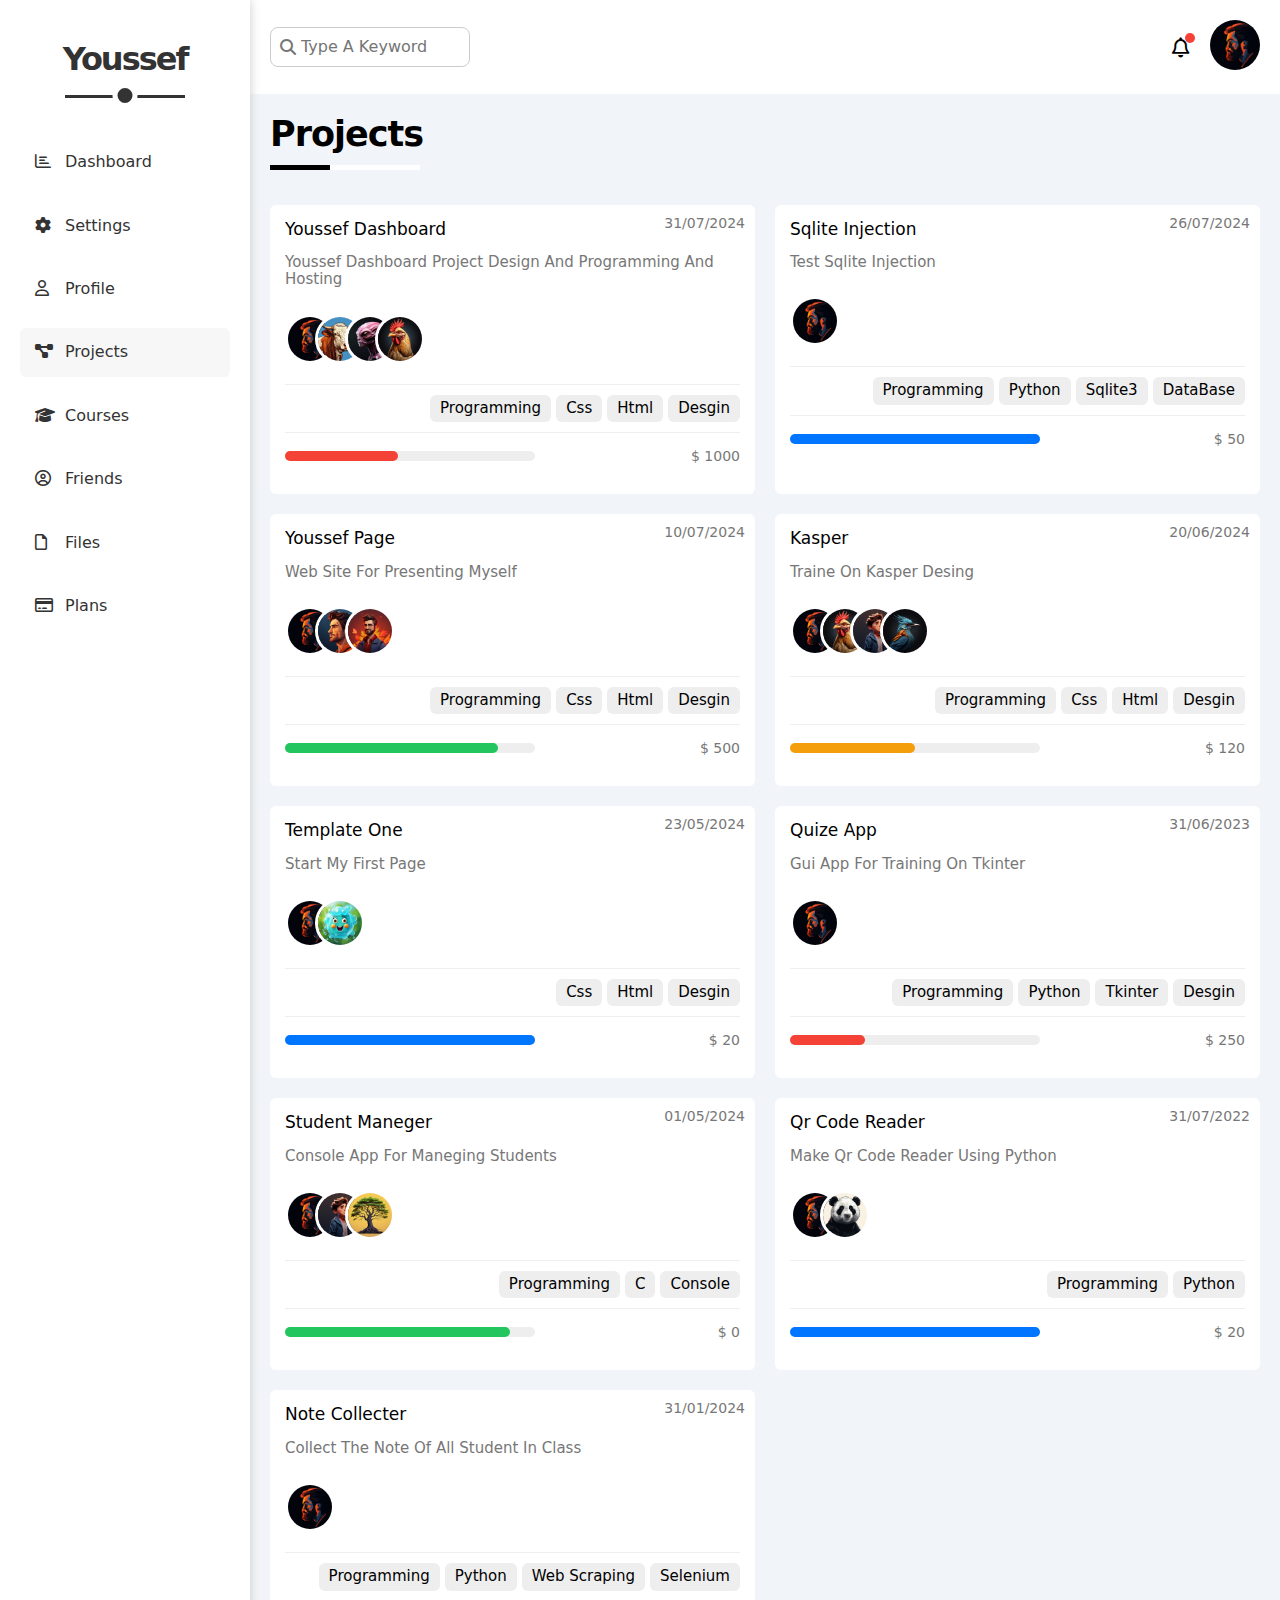
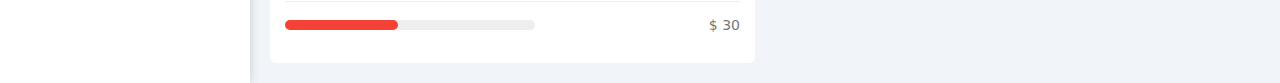
<file: projects.html>
<!DOCTYPE html>
<html lang="en">
<head>
    <meta charset="UTF-8">
    <meta name="viewport" content="width=device-width, initial-scale=1.0">
    <!-- framework file  -->
    <link rel="stylesheet" href="./css/framework.css">
    <!-- main css file for home page  -->
    <link rel="stylesheet" href="./css/dashboard.css">
    <!-- normalize css file  -->
    <link rel="stylesheet" href="./css/normalize.css">
    <!-- Font Awesome css file  -->
    <link rel="stylesheet" href="./css/all.min.css">
    <title>Projects</title>
</head>
<body>
    <div class="page d-flex">
        <!-- Start Side Bar  -->
        <div class="side-bar p-relative bg-white p-20">
            <h1 class="logo txt-c p-relative">Youssef</h1>
            <nav>
                <ul class="link">
                    <li class="rad-6 tt-capital"><a href="index.html"><i class="fa-regular fa-chart-bar fa-fw"></i><span class="hide-mobile">Dashboard</span></a></li>
                    <li class="rad-6 tt-capital"><a href="setting.html"><i class="fa-solid fa-gear fa-fw"></i><span class="hide-mobile">settings</span></a></li>
                    <li class="rad-6 tt-capital"><a href="profile.html"><i class="fa-regular fa-user fa-fw"></i><span class="hide-mobile">profile</span></a></li>
                    <li class="active rad-6 tt-capital"><a href="projects.html"><i class="fa-solid fa-diagram-project fa-fw"></i><span class="hide-mobile">projects</span></a></li>
                    <li class="rad-6 tt-capital"><a href="courses.html"><i class="fa-solid fa-graduation-cap fa-fw"></i><span class="hide-mobile">courses</span></a></li>
                    <li class="rad-6 tt-capital"><a href="friends.html"><i class="fa-regular fa-circle-user fa-fw"></i><span class="hide-mobile">friends</span></a></li>
                    <li class="rad-6 tt-capital"><a href="files.html"><i class="fa-regular fa-file fa-fw"></i><span class="hide-mobile">files</span></a></li>
                    <li class="rad-6 tt-capital"><a href="plans.html"><i class="fa-regular fa-credit-card fa-fw"></i><span class="hide-mobile">plans</span></a></li>
                </ul>
            </nav>
        </div>
        <!-- End Side Bar  -->
        <div class="content flex-1">
            <!-- Start Page header  -->
            <div class="header d-flex p-20 s-between aling-c bg-white p-relative">
                <div class="search p-relative">
                    <i class="fas fa-search p-absolute v-center"></i>
                    <input type="search" placeholder="type a keyword" class="p-10 rad-8">
                </div>
                <div class="profile flex-between">
                    <i class="fa-regular fa-bell fa-lg mr-20 p-relative"><span class="p-absolute rad-half"></span></i>
                    <a href="profile.html"><img src="./images/user-profile.jpeg" alt="user profile" class="rad-half"></a>
                </div>
            </div>
            <!-- End Page header  -->
            <h1 class="content-title">Projects</h1>
            <!-- Start Projects contents -->
            <div class="projects-content grid-400 p-20">
                <div class="card bg-white rad-6 p-15 p-relative">
                    <span class="p-absolute right-0 top-0 p-10 fs-14 c-777">31/07/2024</span>
                    <span class="d-block fs-17 mb-15 tt-capital">Youssef Dashboard</span>
                    <p class="m-0 c-777 tt-capital fs-15 mb-25">Youssef Dashboard Project Design And Programming And Hosting</p>
                    <div class="team pb-20 sp-border d-flex flex-start">
                        <img src="./images/user-profile.jpeg" alt="team-image" class="mw-100 circle-50">
                        <img src="./images/team9.jpeg" alt="team-image" class="mw-100 circle-50">
                        <img src="./images/team2.jpeg" alt="team-image" class="mw-100 circle-50">
                        <img src="./images/team12.jpeg" alt="team-image" class="mw-100 circle-50">
                    </div>
                    <div class="d-flex flex-end gap-5 pt-10 pb-10 sp-border column-mobile ">
                        <span class="primary-button bg-eee">Programming</span>
                        <span class="primary-button bg-eee">Css</span>
                        <span class="primary-button bg-eee">Html</span>
                        <span class="primary-button bg-eee">Desgin</span>
                    </div>
                    <div class="progress-price pt-15 pb-15 d-flex aling-c s-between column-mobile gap-10">
                        <div class="progress-bar rad-8 bg-eee">
                            <span class="rad-8 bg-red d-block" style="width: 45%;"></span>
                        </div>
                        <span class="c-777 fs-14">$ 1000</span>
                    </div>
                </div>
                <div class="card bg-white rad-6 p-15 p-relative">
                    <span class="p-absolute right-0 top-0 p-10 fs-14 c-777">26/07/2024</span>
                    <span class="d-block fs-17 mb-15 tt-capital">Sqlite Injection</span>
                    <p class="m-0 c-777 tt-capital fs-15 mb-25">test Sqlite Injection</p>
                    <div class="team pb-20 sp-border d-flex flex-start">
                        <img src="./images/user-profile.jpeg" alt="team-image" class="mw-100 circle-50">
                    </div>
                    <div class="d-flex flex-end gap-5 pt-10 pb-10 sp-border column-mobile ">
                        <span class="primary-button bg-eee">Programming</span>
                        <span class="primary-button bg-eee">Python</span>
                        <span class="primary-button bg-eee">sqlite3</span>
                        <span class="primary-button bg-eee">DataBase</span>
                    </div>
                    <div class="progress-price pt-15 pb-15 d-flex aling-c s-between column-mobile gap-10">
                        <div class="progress-bar rad-8 bg-eee">
                            <span class="rad-8 bg-blue d-block" style="width: 100%;"></span>
                        </div>
                        <span class="c-777 fs-14">$ 50</span>
                    </div>
                </div>
                <div class="card bg-white rad-6 p-15 p-relative">
                    <span class="p-absolute right-0 top-0 p-10 fs-14 c-777">10/07/2024</span>
                    <span class="d-block fs-17 mb-15 tt-capital">Youssef Page</span>
                    <p class="m-0 c-777 tt-capital fs-15 mb-25">Web Site for Presenting Myself</p>
                    <div class="team pb-20 sp-border d-flex flex-start">
                        <img src="./images/user-profile.jpeg" alt="team-image" class="mw-100 circle-50">
                        <img src="./images/team4.jpeg" alt="team-image" class="mw-100 circle-50">
                        <img src="./images/team6.jpeg" alt="team-image" class="mw-100 circle-50">
                    </div>
                    <div class="d-flex flex-end gap-5 pt-10 pb-10 sp-border column-mobile ">
                        <span class="primary-button bg-eee">Programming</span>
                        <span class="primary-button bg-eee">Css</span>
                        <span class="primary-button bg-eee">Html</span>
                        <span class="primary-button bg-eee">Desgin</span>
                    </div>
                    <div class="progress-price pt-15 pb-15 d-flex aling-c s-between column-mobile gap-10">
                        <div class="progress-bar rad-8 bg-eee">
                            <span class="rad-8 bg-green d-block" style="width: 85%;"></span>
                        </div>
                        <span class="c-777 fs-14">$ 500</span>
                    </div>
                </div>
                <div class="card bg-white rad-6 p-15 p-relative">
                    <span class="p-absolute right-0 top-0 p-10 fs-14 c-777">20/06/2024</span>
                    <span class="d-block fs-17 mb-15 tt-capital">Kasper</span>
                    <p class="m-0 c-777 tt-capital fs-15 mb-25">Traine On Kasper Desing </p>
                    <div class="team pb-20 sp-border d-flex flex-start">
                        <img src="./images/user-profile.jpeg" alt="team-image" class="mw-100 circle-50">
                        <img src="./images/team12.jpeg" alt="team-image" class="mw-100 circle-50">
                        <img src="./images/team5.jpeg" alt="team-image" class="mw-100 circle-50">
                        <img src="./images/team11.jpeg" alt="team-image" class="mw-100 circle-50">
                    </div>
                    <div class="d-flex flex-end gap-5 pt-10 pb-10 sp-border column-mobile ">
                        <span class="primary-button bg-eee">Programming</span>
                        <span class="primary-button bg-eee">Css</span>
                        <span class="primary-button bg-eee">Html</span>
                        <span class="primary-button bg-eee">Desgin</span>
                    </div>
                    <div class="progress-price pt-15 pb-15 d-flex aling-c s-between column-mobile gap-10">
                        <div class="progress-bar rad-8 bg-eee">
                            <span class="rad-8 bg-orange d-block" style="width: 50%;"></span>
                        </div>
                        <span class="c-777 fs-14">$ 120</span>
                    </div>
                </div>
                <div class="card bg-white rad-6 p-15 p-relative">
                    <span class="p-absolute right-0 top-0 p-10 fs-14 c-777">23/05/2024</span>
                    <span class="d-block fs-17 mb-15 tt-capital">Template One</span>
                    <p class="m-0 c-777 tt-capital fs-15 mb-25">Start My first Page</p>
                    <div class="team pb-20 sp-border d-flex flex-start">
                        <img src="./images/user-profile.jpeg" alt="team-image" class="mw-100 circle-50">
                        <img src="./images/team7.jpeg" alt="team-image" class="mw-100 circle-50">
                    </div>
                    <div class="d-flex flex-end gap-5 pt-10 pb-10 sp-border column-mobile ">
                        <span class="primary-button bg-eee">Css</span>
                        <span class="primary-button bg-eee">Html</span>
                        <span class="primary-button bg-eee">Desgin</span>
                    </div>
                    <div class="progress-price pt-15 pb-15 d-flex aling-c s-between column-mobile gap-10">
                        <div class="progress-bar rad-8 bg-eee">
                            <span class="rad-8 bg-blue d-block" style="width: 100%;"></span>
                        </div>
                        <span class="c-777 fs-14">$ 20</span>
                    </div>
                </div>
                <div class="card bg-white rad-6 p-15 p-relative">
                    <span class="p-absolute right-0 top-0 p-10 fs-14 c-777">31/06/2023</span>
                    <span class="d-block fs-17 mb-15 tt-capital">Quize app</span>
                    <p class="m-0 c-777 tt-capital fs-15 mb-25">Gui app for training on Tkinter </p>
                    <div class="team pb-20 sp-border d-flex flex-start">
                        <img src="./images/user-profile.jpeg" alt="team-image" class="mw-100 circle-50">
                    </div>
                    <div class="d-flex flex-end gap-5 pt-10 pb-10 sp-border column-mobile ">
                        <span class="primary-button bg-eee">Programming</span>
                        <span class="primary-button bg-eee">Python</span>
                        <span class="primary-button bg-eee">Tkinter</span>
                        <span class="primary-button bg-eee">Desgin</span>
                    </div>
                    <div class="progress-price pt-15 pb-15 d-flex aling-c s-between column-mobile gap-10">
                        <div class="progress-bar rad-8 bg-eee">
                            <span class="rad-8 bg-red d-block" style="width: 30%;"></span>
                        </div>
                        <span class="c-777 fs-14">$ 250</span>
                    </div>
                </div>
                <div class="card bg-white rad-6 p-15 p-relative">
                    <span class="p-absolute right-0 top-0 p-10 fs-14 c-777">01/05/2024</span>
                    <span class="d-block fs-17 mb-15 tt-capital">Student Maneger</span>
                    <p class="m-0 c-777 tt-capital fs-15 mb-25">Console app for maneging Students</p>
                    <div class="team pb-20 sp-border d-flex flex-start">
                        <img src="./images/user-profile.jpeg" alt="team-image" class="mw-100 circle-50">
                        <img src="./images/team5.jpeg" alt="team-image" class="mw-100 circle-50">
                        <img src="./images/team10.jpeg" alt="team-image" class="mw-100 circle-50">
                    </div>
                    <div class="d-flex flex-end gap-5 pt-10 pb-10 sp-border column-mobile ">
                        <span class="primary-button bg-eee">Programming</span>
                        <span class="primary-button bg-eee">C</span>
                        <span class="primary-button bg-eee">Console</span>
                    </div>
                    <div class="progress-price pt-15 pb-15 d-flex aling-c s-between column-mobile gap-10">
                        <div class="progress-bar rad-8 bg-eee">
                            <span class="rad-8 bg-green d-block" style="width: 90%;"></span>
                        </div>
                        <span class="c-777 fs-14">$ 0</span>
                    </div>
                </div>
                <div class="card bg-white rad-6 p-15 p-relative">
                    <span class="p-absolute right-0 top-0 p-10 fs-14 c-777">31/07/2022</span>
                    <span class="d-block fs-17 mb-15 tt-capital">Qr Code Reader</span>
                    <p class="m-0 c-777 tt-capital fs-15 mb-25">Make Qr Code reader using Python</p>
                    <div class="team pb-20 sp-border d-flex flex-start">
                        <img src="./images/user-profile.jpeg" alt="team-image" class="mw-100 circle-50">
                        <img src="./images/team3.jpeg" alt="team-image" class="mw-100 circle-50">
                    </div>
                    <div class="d-flex flex-end gap-5 pt-10 pb-10 sp-border column-mobile ">
                        <span class="primary-button bg-eee">Programming</span>
                        <span class="primary-button bg-eee">Python</span>
                    </div>
                    <div class="progress-price pt-15 pb-15 d-flex aling-c s-between column-mobile gap-10">
                        <div class="progress-bar rad-8 bg-eee">
                            <span class="rad-8 bg-blue d-block" style="width: 100%;"></span>
                        </div>
                        <span class="c-777 fs-14">$ 20</span>
                    </div>
                </div>
                <div class="card bg-white rad-6 p-15 p-relative">
                    <span class="p-absolute right-0 top-0 p-10 fs-14 c-777">31/01/2024</span>
                    <span class="d-block fs-17 mb-15 tt-capital">Note Collecter</span>
                    <p class="m-0 c-777 tt-capital fs-15 mb-25">Collect the note of all Student in class</p>
                    <div class="team pb-20 sp-border d-flex flex-start">
                        <img src="./images/user-profile.jpeg" alt="team-image" class="mw-100 circle-50">
                    </div>
                    <div class="d-flex flex-end gap-5 pt-10 pb-10 sp-border column-mobile ">
                        <span class="primary-button bg-eee">Programming</span>
                        <span class="primary-button bg-eee">Python</span>
                        <span class="primary-button bg-eee">Web Scraping</span>
                        <span class="primary-button bg-eee">Selenium</span>
                    </div>
                    <div class="progress-price pt-15 pb-15 d-flex aling-c s-between column-mobile gap-10">
                        <div class="progress-bar rad-8 bg-eee">
                            <span class="rad-8 bg-red d-block" style="width: 45%;"></span>
                        </div>
                        <span class="c-777 fs-14">$ 30</span>
                    </div>
                </div>
            </div>
            <!-- End Projects content  -->
        </div>
    </div>
</body>
</file>
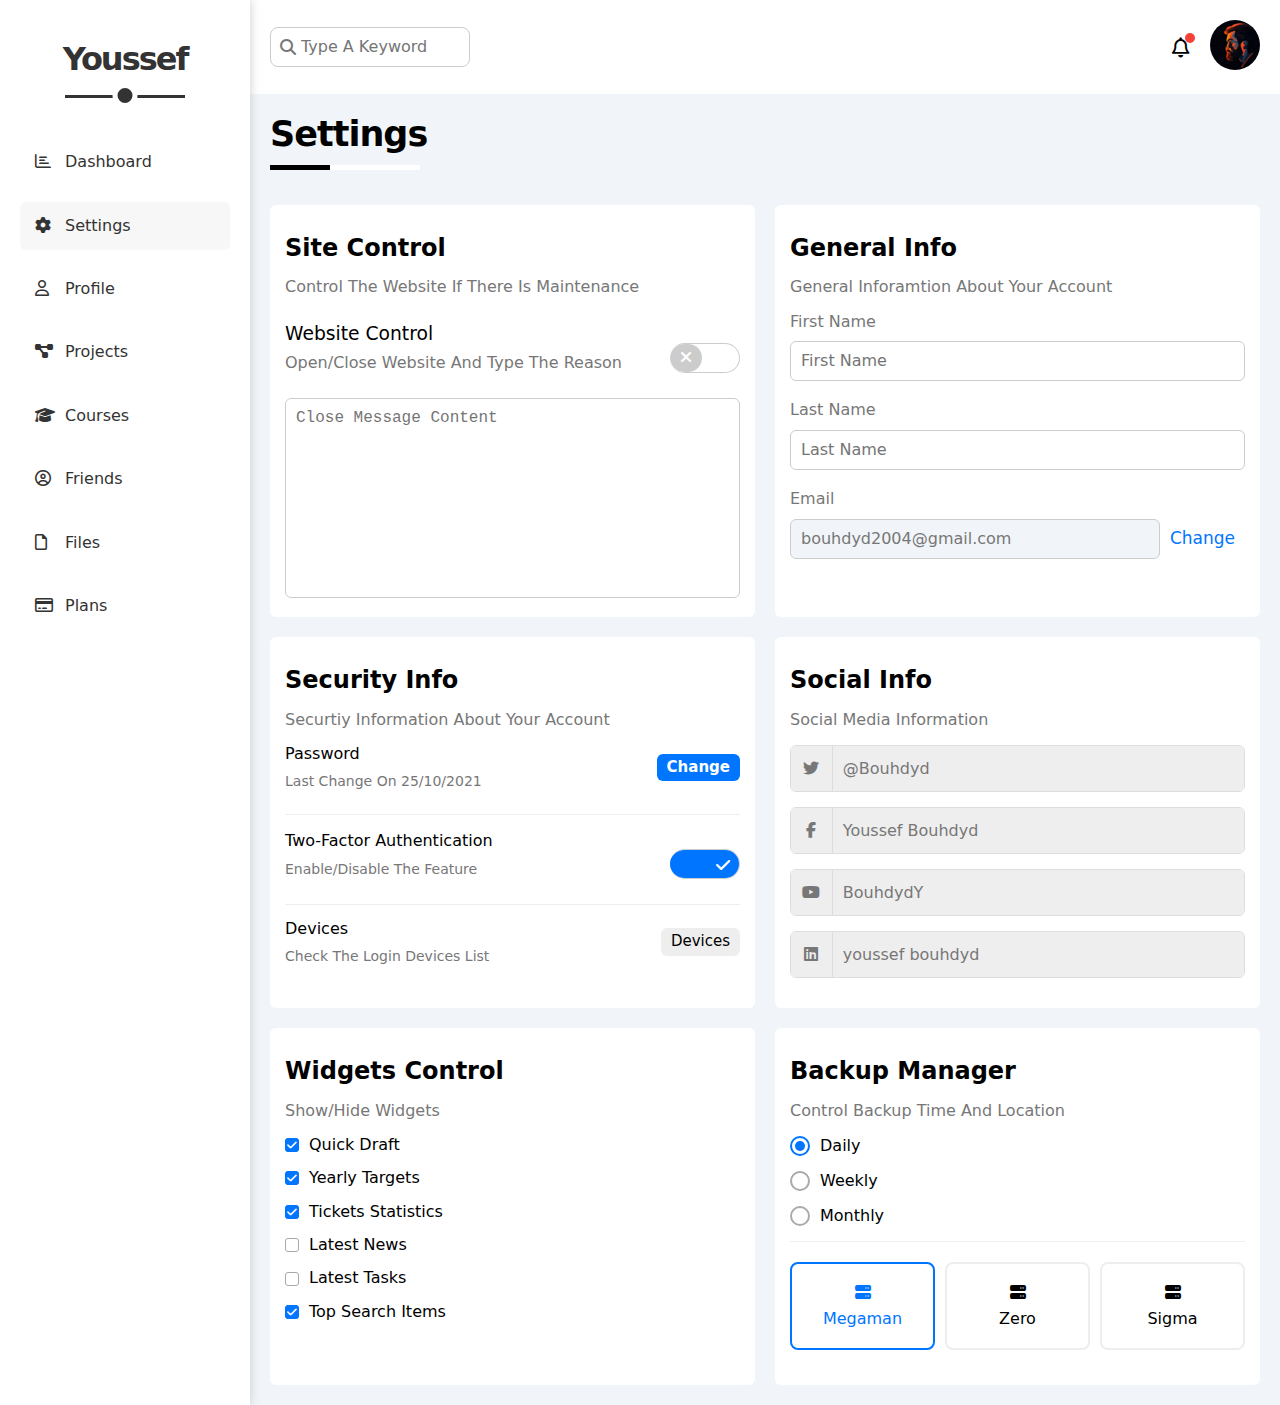
<file: setting.html>
<!DOCTYPE html>
<html lang="en">
<head>
    <meta charset="UTF-8">
    <meta name="viewport" content="width=device-width, initial-scale=1.0">
    <!-- framework file  -->
    <link rel="stylesheet" href="./css/framework.css">
    <!-- main css file for home page  -->
    <link rel="stylesheet" href="./css/dashboard.css">
    <!-- normalize css file  -->
    <link rel="stylesheet" href="./css/normalize.css">
    <!-- Font Awesome css file  -->
    <link rel="stylesheet" href="./css/all.min.css">
    <title>Settings</title>
</head>
<body>
    <div class="page d-flex">
        <!-- Start Side Bar  -->
        <div class="side-bar p-relative bg-white p-20">
            <h1 class="logo txt-c p-relative">Youssef</h1>
            <nav>
                <ul class="link">
                    <li class="rad-6 tt-capital"><a href="index.html"><i class="fa-regular fa-chart-bar fa-fw"></i><span class="hide-mobile">Dashboard</span></a></li>
                    <li class="active rad-6 tt-capital"><a href="setting.html"><i class="fa-solid fa-gear fa-fw"></i><span class="hide-mobile">settings</span></a></li>
                    <li class="rad-6 tt-capital"><a href="profile.html"><i class="fa-regular fa-user fa-fw"></i><span class="hide-mobile">profile</span></a></li>
                    <li class="rad-6 tt-capital"><a href="projects.html"><i class="fa-solid fa-diagram-project fa-fw"></i><span class="hide-mobile">projects</span></a></li>
                    <li class="rad-6 tt-capital"><a href="courses.html"><i class="fa-solid fa-graduation-cap fa-fw"></i><span class="hide-mobile">courses</span></a></li>
                    <li class="rad-6 tt-capital"><a href="friends.html"><i class="fa-regular fa-circle-user fa-fw"></i><span class="hide-mobile">friends</span></a></li>
                    <li class="rad-6 tt-capital"><a href="files.html"><i class="fa-regular fa-file fa-fw"></i><span class="hide-mobile">files</span></a></li>
                    <li class="rad-6 tt-capital"><a href="plans.html"><i class="fa-regular fa-credit-card fa-fw"></i><span class="hide-mobile">plans</span></a></li>
                </ul>
            </nav>
        </div>
        <!-- End Side Bar  -->
        <div class="content flex-1">
            <!-- Start Page header  -->
            <div class="header d-flex p-20 s-between aling-c bg-white p-relative">
                <div class="search p-relative">
                    <i class="fas fa-search p-absolute v-center"></i>
                    <input type="search" placeholder="type a keyword" class="p-10 rad-8">
                </div>
                <div class="profile flex-between">
                    <i class="fa-regular fa-bell fa-lg mr-20 p-relative"><span class="p-absolute rad-half"></span></i>
                    <a href="profile.html"><img src="./images/user-profile.jpeg" alt="user profile" class="rad-half"></a>
                </div>
            </div>
            <!-- End Page header  -->
            <h1 class="content-title">Settings</h1>
            <!-- Start Settings contents -->
            <div class="settings-content grid-400 p-20">

                <!-- Start Site control -->
                <div class="site-control bg-white rad-6 p-15">
                    <h2 class="m-15-0">Site Control</h2>
                    <p class="tt-capital c-777">control the website if there is Maintenance</p>
                    <form class="d-flex s-between">
                        <div>
                            <h3 class="m-0 mt-10 mb-10 fw-normal">Website Control</h3>
                            <p class="tt-capital c-777 m-0 ">Open/Close Website And type the reason</p>
                        </div>
                        <div class="switch-btn">
                            <input type="checkbox" name="" id="switch">
                            <label for="switch"></label>
                        </div>
                    </form>
                    <textarea name="" id="" placeholder="Close Message Content" class="mt-25 full-w rad-6 p-10"></textarea>
                </div>
                <!-- End Site control -->

                <!-- Start General Info -->
                <div class="general-info bg-white rad-6 p-15">
                    <h2 class="m-15-0">General Info</h2>
                    <p class="tt-capital c-777">general inforamtion about your account</p>
                    <form action="">
                        <label for="f-name" class="c-777">First Name</label>
                        <input type="text" name="" id="f-name" placeholder="First Name" class="d-block full-w p-10 rad-6 mt-10 mb-20">
                        <label for="l-name" class="c-777">Last Name</label>
                        <input type="text" name="" id="f-name" placeholder="Last Name" class="d-block full-w p-10 rad-6 mt-10 mb-20">
                        <label for="email" class="c-777">Email</label>
                        <div class="d-flex aling-c mt-10 mb-20">
                            <input type="email" value="bouhdyd2004@gmail.com" name="" id="f-name" readonly placeholder="Last Name" class="full-w p-10 rad-6">
                            <input type="submit" value="Change" class="b-none bg-white blue-c p-10 fs-17 pointer">
                        </div>
                    </form>
                </div>
                <!-- End General Info -->

                <!-- Start Security info -->
                <div class="security-info bg-white rad-6 p-15">
                    <h2 class="m-15-0">Security Info</h2>
                    <p class="tt-capital c-777">securtiy information about your account</p>
                    <div class="d-flex aling-c s-between sp-border pb-25">
                        <div>
                            <h4 class="m-0 fw-normal">Password</h4>
                            <p class="tt-capital c-777 fs-14 m-0 mt-10">Last Change On 25/10/2021</p>
                        </div>
                        <input type="submit" value="Change" class="primary-button bg-blue pointer">
                    </div>
                    <div class="d-flex aling-c s-between sp-border pb-25 mt-15">
                        <div>
                            <h4 class="m-0 fw-normal">Two-Factor Authentication</h4>
                            <p class="tt-capital c-777 fs-14 m-0 mt-10">Enable/Disable The Feature</p>
                        </div>
                        <div class="switch-btn">
                            <input type="checkbox" name="" id="switch1" checked>
                            <label for="switch1"></label>
                        </div>
                    </div>
                    <div class="d-flex aling-c s-between pb-25 mt-15">
                        <div>
                            <h4 class="m-0 fw-normal">Devices</h4>
                            <p class="tt-capital c-777 fs-14 m-0 mt-10">Check the login devices list</p>
                        </div>
                        <input type="submit" value="Devices" class="primary-button bg-eee pointer">
                    </div>
                </div>
                <!-- End Security info -->
                
                <!-- Start Social Info  -->
                <div class="social-info bg-white rad-6 p-15">
                    <h2 class="m-15-0">Social Info</h2>
                    <p class="tt-capital c-777">Social media information</p>
                    <div class="social d-flex aling-c rad-6 mb-15">
                        <div class="icon flex-center bg-eee c-777">
                            <i class="fab fa-twitter"></i>
                        </div>
                        <input type="text" name="" id="" class="p-10 c-777 bg-eee c-777 full-w" readonly value="@Bouhdyd" >
                    </div>
                    <div class="social d-flex aling-c rad-6 mb-15">
                        <div class="icon flex-center bg-eee c-777">
                            <i class="fab fa-facebook-f"></i>
                        </div>
                        <input type="text" name="" id="" class="p-10 c-777 bg-eee c-777 full-w" readonly value="Youssef Bouhdyd" >
                    </div>
                    <div class="social d-flex aling-c rad-6 mb-15">
                        <div class="icon flex-center bg-eee c-777">
                            <i class="fab fa-youtube"></i>
                        </div>
                        <input type="text" name="" id="" class="p-10 c-777 bg-eee c-777 full-w" readonly value="BouhdydY" >
                    </div>
                    <div class="social d-flex aling-c rad-6 mb-15">
                        <div class="icon flex-center bg-eee c-777">
                            <i class="fab fa-linkedin"></i>
                        </div>
                        <input type="text" name="" id="" class="p-10 c-777 bg-eee c-777 full-w" readonly value="youssef bouhdyd" >
                    </div>
                </div>
                <!-- End Social Info  -->
                
                <!-- Start Widgets Control  -->
                <div class="widgets-control bg-white rad-6 p-15">
                    <h2 class="m-15-0">Widgets Control</h2>
                    <p class="tt-capital c-777">Show/Hide Widgets</p>
                    <label class="primary-checkbox mb-15">
                        <input type="checkbox" name="" checked id="">
                        Quick Draft
                        <div></div>
                    </label>
                    <label class="primary-checkbox mb-15">
                        <input type="checkbox" name="" checked id="">
                        Yearly Targets
                        <div></div>
                    </label>
                    <label class="primary-checkbox mb-15">
                        <input type="checkbox" name="" checked id="">
                        Tickets Statistics
                        <div></div>
                    </label>
                    <label class="primary-checkbox mb-15">
                        <input type="checkbox" name="" id="">
                        Latest News
                        <div></div>
                    </label>
                    <label class="primary-checkbox mb-15">
                        <input type="checkbox" name="" id="">
                        Latest Tasks
                        <div></div>
                    </label>
                    <label class="primary-checkbox mb-15">
                        <input type="checkbox" name="" checked id="">
                        Top Search Items
                        <div></div>
                    </label>
                </div>
                <!-- End Widgets Control  -->

                <!-- Start Backup Manager  -->
                <div class="backup-manager bg-white rad-6 p-15">
                    <h2 class="m-15-0"> Backup Manager</h2>
                    <p class="tt-capital c-777">Control Backup time and location</p>
                    <label class="primary-radio mb-15">
                        <input type="radio" name="Backup" checked id="">
                        Daily
                        <div></div>
                    </label>
                    <label class="primary-radio mb-15">
                        <input type="radio" name="Backup"  id="">
                        Weekly
                        <div></div>
                    </label>
                    <label class="primary-radio mb-15">
                        <input type="radio" name="Backup"  id="">
                        Monthly
                        <div></div>
                    </label>
                    <div class="plan d-flex aling-c s-between gap-10 column-mobile">
                        <label class="pro-radio full-w pointer">
                            <input type="radio" name="plan" checked>
                            <div>
                                <i class="fas fa-server fa-fw"></i>
                                <span>Megaman</span>
                            </div>
                        </label>
                        <label class="pro-radio full-w pointer">
                            <input type="radio" name="plan">
                            <div>
                                <i class="fas fa-server fa-fw"></i>
                                <span>Zero</span>
                            </div>
                        </label>
                        <label class="pro-radio full-w pointer">
                            <input type="radio" name="plan">
                            <div>
                                <i class="fas fa-server fa-fw"></i>
                                <span>Sigma</span>
                            </div>
                        </label>
                    </div>
                </div>
                <!-- End Backup Manager  -->
            </div>
            <!-- End Settings contents -->
        </div>
    </div>
</body>
</file>
<file: css/framework.css>
/* Start Gloabl value  */
* {
    -webkit-box-sizing: border-box;
    -moz-box-sizing: border-box;
    -o-box-sizing: border-box;
    -ms-box-sizing: border-box;
    box-sizing: border-box;
    outline: none;
}
/* End Gloabl value  */

/* Variables  */
:root {
    --main-transition : .3s;
    --text-color: #777;
    --blue-color: #0075FF;
    --orange-color: #F59E0B;
    --green-color: #22C55E;
    --red-color: #F44336;
}
/* Variables  */

/* Start Components  */

/* Content Title  */
.content-title {
    position: relative;
    text-transform: capitalize;
    letter-spacing: -1px;
    font-size: 35px;
    padding: 20px;
    margin: 0 0 10px 0;
}
.content-title::after {
    content: "";
    position: absolute;
    width: 150px;
    height: 5px;
    left: 20px;
    bottom: 5px;
    background-image: linear-gradient(90deg, black 40%, white 40%);
}

/* Grid Disrbuation  */
@media (min-width:768px) {
    .grid-500 {
        display: grid;
        grid-template-columns: repeat(auto-fill,minmax(500px,1fr));
        gap: 20px;
    }
    .grid-500 > div {
        margin: 0 !important;
    }
}
@media (min-width:768px) {
    .grid-400 {
        display: grid;
        grid-template-columns: repeat(auto-fill,minmax(400px,1fr));
        gap: 20px;
    }
    .grid-400 > div {
        margin: 0 !important;
    }
}
@media (min-width:768px) {
    .grid-300 {
        display: grid;
        grid-template-columns: repeat(auto-fill,minmax(300px,1fr));
        gap: 20px;
    }
    .grid-300 > div {
        margin: 0 !important;
    }
}
@media (min-width:768px) {
    .grid-250 {
        display: grid;
        grid-template-columns: repeat(auto-fill,minmax(250px,1fr));
        gap: 20px;
    }
    .grid-250 > div {
        margin: 0 !important;
    }
}
@media (min-width:768px) {
    .grid-200 {
        display: grid;
        grid-template-columns: repeat(auto-fill,minmax(200px,1fr));
        gap: 20px;
    }
    .grid-200 > div {
        margin: 0 !important;
    }
}
@media (min-width:768px) {
    .grid-150 {
        display: grid;
        grid-template-columns: repeat(auto-fill,minmax(150px,1fr));
        gap: 20px;
    }
    .grid-150 > div {
        margin: 0 !important;
    }
}
@media (min-width:768px) {
    .grid-100 {
        display: grid;
        grid-template-columns: repeat(auto-fill,minmax(100px,1fr));
        gap: 20px;
    }
    .grid-100 > div {
        margin: 0 !important;
    }
}
/* Buttons  */
.primary-button {
    padding: 5px 10px;
    color: #fff;
    font-weight: bold;
    font-size: 15px;
    border-radius: 6px;
    text-transform: capitalize;
    display: flex;
    justify-content: center;
    align-items: center;
    width: fit-content;
    border: none;
}

/* seperator border  */
.sp-border {
    border-bottom: 1px solid #eee;
}

/* switch button  */
.switch-btn {
    align-self: flex-end;
}
.switch-btn input {
    appearance: none;
}
.switch-btn label {
    position: relative;
    display: block;
    width: 70px;
    height: 30px;
    border: 1px solid #ccc;
    border-left: none;
    border-radius: 16px;
    overflow: hidden;
    cursor: pointer;
}
.switch-btn label::before {
    font-family: "Font Awesome 6 Free";
    content: "\f00d";
    font-weight: 900;
    left: 0;
    position: absolute;
    width: fit-content;
    height: 100%;
    background-color: #ccc;
    display: flex;
    align-items: center;
    padding: 0 10px;
    border-radius: 16px;
    color: #fff;
}
.switch-btn label::after {
    position: absolute;
    font-family: "Font Awesome 6 Free";
    content: "\f00c";
    font-weight: 900;
    width: calc(100%  + 1px);
    height: calc(100%  + 2px);
    background-color: var(--blue-color);
    border-radius: 10px;
    left: -105%;
    transition: var(--main-transition);
    display: flex;
    align-items: center;
    justify-content: flex-end;
    padding: 0 10px 0 0;
    box-sizing: border-box;
    color: #fff;
}
.switch-btn input:checked + label::after{
    left: 0;
}

/* Primary Checkbox  */

.primary-checkbox {
    display: flex;
    flex-direction: row-reverse;
    justify-content: flex-end;
    align-items: center;
    user-select: none;
}
.primary-checkbox > input {
    visibility: hidden;
}
.primary-checkbox > div {
    width: 14px;
    height: 14px;
    border-radius: 3px;
    border: 1px solid #aaa;
    margin-right: 10px;
    position: relative;
    transition: .3s;
}
.primary-checkbox:hover > div {
    border: 1px solid var(--blue-color);
}
.primary-checkbox > div::before {
    content: "\f00c";
    font-family: "Font Awesome 6 Free";
    font-weight: 900;
    position: absolute;
    left: 50%;
    top: 50%;
    transform: translate(-50%,-50%) rotate(230deg) scale(0);
    font-size: 11px;
    width: 0%;
    height: 0%;
    border-radius: 3px;
    color: #fff;
    background-color: var(--blue-color);
    z-index: 2;
    display: flex;
    justify-content: center;
    align-items: center;
    transition: .3s;
}
.primary-checkbox > input:checked + div::before {
    width: 100%;
    height: 100%;
    transform: translate(-50%,-50%) rotate(0deg) scale(1);
    border: 1px solid var(--blue-color);
}

/* Circle Checkbox  */

.primary-radio {
    display: flex;
    flex-direction: row-reverse;
    justify-content: flex-end;
    align-items: center;
    user-select: none;
}
.primary-radio > input {
    visibility: hidden;
}
.primary-radio > div {
    width: 20px;
    height: 20px;
    border-radius: 50%;
    border: 2px solid #aaa;
    margin-right: 10px;
    position: relative;
    transition: .3s;
}
.primary-radio > div::before {
    content: "";
    position: absolute;
    left: 50%;
    top: 50%;
    transform: translate(-50%,-50%);
    font-size: 11px;
    width: 0%;
    height: 0%;
    border-radius: 50%;
    color: #fff;
    background-color: var(--blue-color);
    z-index: 2;
    display: flex;
    opacity: 0;
    justify-content: center;
    align-items: center;
    transition: .3s;
}
.primary-radio > input:checked + div {
    border: 2px solid var(--blue-color);
}
.primary-radio > input:checked + div::before {
    width: 10px;
    height: 10px;
    opacity: 1;
}

/* pro radio button  */
.pro-radio > input[type = "radio"]{
    display: none;
}
.pro-radio > div{
    display: flex;
    flex-direction: column;
    align-items: center;
    gap: 10px;
    border: 2px solid #eee;
    padding: 20px;
    border-radius: 8px;
    transition: .3s;
}
.pro-radio > input[type = "radio"]:checked + div {
    border-color: var(--blue-color);
    color: var(--blue-color);
}

/* End Components  */

/* Start box  */
.d-block {
    display: block;
}
.d-flex {
    display: flex;
}
.flex-column {
    display: flex;
    flex-direction: column;
}
.flex-wrap {
    flex-wrap: wrap;
}
.s-between {
    justify-content: space-between;
}
.s-around {
    justify-content: space-around;
}
.flex-end {
    justify-content: flex-end;
}
.flex-start {
    justify-content: flex-start;
}
.aling-c {
    align-items: center;
}
.aling-start {
    align-items: flex-start;
}
.aling-end {
    align-items: flex-end;
}
.flex-1 {
    flex: 1;
}
.grow-1 {
    flex-grow: 1;
}
.grow-2 {
    flex-grow: 2;
}
.grow-3 {
    flex-grow: 3;
}
.grow-4 {
    flex-grow: 4;
}
.grow-5 {
    flex-grow: 5;
}
.grow-6 {
    flex-grow: 6;
}
.flex-between {
    display: flex;
    justify-content: space-between;
    align-items: center;
}
.flex-center {
    display: flex;
    justify-content: center;
    align-items: center;
}
.mw-100 {
    max-width: 100%;
}
.full-w {
    width: 100%;
}
.full-h {
    height: 100%;
}
.circle-10 {
    width: 10px;
    height: 10px;
    border-radius: 50%;
}
.circle-20 {
    width: 20px;
    height: 20px;
    border-radius: 50%;
}
.circle-30 {
    width: 30px;
    height: 30px;
    border-radius: 50%;
}
.circle-40 {
    width: 40px;
    height: 40px;
    border-radius: 50%;
}
.circle-50 {
    width: 50px;
    height: 50px;
    border-radius: 50%;
}
.circle-60 {
    width: 60px;
    height: 60px;
    border-radius: 50%;
}
.circle-70 {
    width: 70px;
    height: 70px;
    border-radius: 50%;
}
.circle-80 {
    width: 80px;
    height: 80px;
    border-radius: 50%;
}
.circle-90 {
    width: 90px;
    height: 90px;
    border-radius: 50%;
}
.circle-100 {
    width: 100px;
    height: 100px;
    border-radius: 50%;
}
.circle-110 {
    width: 110px;
    height: 110px;
    border-radius: 50%;
}
.circle-120 {
    width: 120px;
    height: 120px;
    border-radius: 50%;
}

/* Start box  */

/* Start Color  */
.c-white {
    color: #fff;
}
.c-777 {
    color: #777;
}
.black-c {
    color: #000;
}
.blue-c {
    color: var(--blue-color);
}
.green-c {
    color: var(--green-color);
}
.orange-c {
    color: var(--orange-color);
}
.red-c {
    color: var(--red-color);
}
.bg-white {
    background-color: white;
}
.bg-eee {
    background-color: #EEEEEE;
}
.bg-blue {
    background-color: var(--blue-color);
}
.bg-green {
    background-color: var(--green-color);
}
.bg-orange {
    background-color: var(--orange-color);
}
.bg-red {
    background-color: var(--red-color);
}
/* End Color  */

/* Start Padding & Margin & gap  */
.p-5-10 {
    padding: 5px 10px;
}
.p-10 {
    padding: 10px;
}
.p-15 {
    padding: 15px;
}
.p-20 {
    padding: 20px;
}
.p-25 {
    padding: 25px;
}
.p-30 {
    padding: 30px;
}
.p-35 {
    padding: 35px;
}
.pt-5 {
    padding-top: 5px;
}
.pt-10 {
    padding-top: 10px;
}
.pt-15 {
    padding-top: 15px;
}
.pt-20 {
    padding-top: 20px;
}
.pt-25 {
    padding-top: 25px;
}
.pr-5 {
    padding-right: 5px;
}
.pr-10 {
    padding-right: 10px;
}
.pr-15 {
    padding-right: 15px;
}
.pr-20 {
    padding-right: 20px;
}
.pr-25 {
    padding-right: 25px;
}
.pb-5 {
    padding-bottom: 5px;
}
.pb-10 {
    padding-bottom: 10px;
}
.pb-15 {
    padding-bottom: 15px;
}
.pb-20 {
    padding-bottom: 20px;
}
.pb-25 {
    padding-bottom: 25px;
}
.pl-5 {
    padding-left: 5px;
}
.pl-10 {
    padding-left: 10px;
}
.pl-15 {
    padding-left: 15px;
}
.pl-20 {
    padding-left: 20px;
}
.pl-25 {
    padding-left: 25px;
}
.m-auto {
    margin: auto;
}
.m-0 {
    margin: 0;
}
.m-15-0 {
    margin: 15px 0;
}
.mt-5 {
    margin-top: 5px;
}
.mt-10 {
    margin-top: 10px;
}
.mt-15 {
    margin-top: 15px;
}
.mt-20 {
    margin-top: 20px;
}
.mt-25 {
    margin-top: 25px;
}
.mr-10 {
    margin-right: 10px;
}
.mr-20 {
    margin-right: 20px;
}
.mb-5 {
    margin-bottom: 5px;
}
.mb-10 {
    margin-bottom: 10px;
}
.mb-15 {
    margin-bottom: 15px;
}
.mb-20 {
    margin-bottom: 20px;
}
.mb-25 {
    margin-bottom: 25px;
}
.ml-auto {
    margin-left: auto;
}
.ml-20 {
    margin-left: 20px;
}
.gap-5 {
    gap: 5px;
}
.gap-10 {
    gap: 10px;
}
.gap-15 {
    gap: 15px;
}
.gap-20 {
    gap: 20px;
}
.gap-25 {
    gap: 25px;
}
.gap-30 {
    gap: 30px;
}
.gap-35 {
    gap: 35px;
}
.gap-40 {
    gap: 40px;
}
/* End Padding & Margin  */

/* Start Postion  */
.p-relative {
    position: relative;
}
.p-absolute {
    position: absolute;
}
.position-c {
    left: 50%;
    top: 50%;
    transform: translate(-50%,-50%);
}
.v-center {
    top: 50%;
    transform: translateY(-50%);
}
.h-center {
    left: 50%;
    transform: translateX(-50%);
}
.top-0 {
    top: 0;
}
.top-100 {
    top: 100%;
}
.right-0 {
    right: 0;
}
.right-100 {
    right: 100%;
}
.bottom-0 {
    bottom: 0;
}
.bottom-100 {
    bottom: 100%;
}
.left-0 {
    left: 0;
}
.left-100 {
    left: 100%;
}
/* End Postion  */

/* Start Font  */
.txt-c {
    text-align: center;
}
.txt-l {
    text-align: left;
}
.txt-r {
    text-align: right;
}
.tt-capital {
    text-transform: capitalize;
}
.fw-normal {
    font-weight: normal;
}
.fw-bold {
    font-weight: bold;
}
.fs-11 {
    font-size: 11px;
}
.fs-12 {
    font-size: 12px;
}
.fs-13 {
    font-size: 13px;
}
.fs-14 {
    font-size: 14px;
}
.fs-15 {
    font-size: 15px;
}
.fs-17 {
    font-size: 17px;
}
.fs-18 {
    font-size: 18px;
}
.fs-19 {
    font-size: 19px;
}
.fs-20 {
    font-size: 20px;
}
.fs-25 {
    font-size: 25px;
}
.fs-30 {
    font-size: 30px;
}
.fs-35 {
    font-size: 35px;
}
.lh-16 {
    line-height: 1.6;
}
.lh-18 {
    line-height: 1.8;
}
/* End Font  */

/* Start Border  */
.rad-6 {
    border-radius: 6px;
}
.rad-8 {
    border-radius: 8px;
}
.rad-half {
    border-radius: 50%;
}
.b-none {
    border: none;
}
/* End Border  */

/* Start Responsive  */
@media (max-width:767px) {
    .hide-mobile {
        display: none;
    }
    .block-mobile {
        display: block;
    }
    .column-mobile {
        flex-direction: column;
    }
    .column-mobile-reverse {
        flex-direction: column-reverse;
    }
    .txt-c-mobile {
        text-align: center;
    }
}
.responsive-table {
    overflow-x: auto;
}
/* End Responsive  */

/* Start State  */
.pointer {
    cursor: pointer;
}
/* End State  */
</file>
<file: css/dashboard.css>
/* Start Global Properties  */
* {
    -webkit-box-sizing: border-box;
    -moz-box-sizing: border-box;
    -o-box-sizing: border-box;
    -ms-box-sizing: border-box;
    box-sizing: border-box;
    outline: none;
}

body {
    font-family: system-ui, -apple-system, BlinkMacSystemFont, 'Segoe UI', Roboto, Oxygen, Ubuntu, Cantarell, 'Open Sans', 'Helvetica Neue', sans-serif;
}

html {
    scroll-behavior: smooth;
}

a {
    text-decoration: none;
}

ul {
    list-style: none;
    padding: 0;
}

::placeholder {
    transition: var(--main-transition);
}

:focus::placeholder {
    opacity: 0;
}

/* End Global Properties  */

/* Start Variables  */
:root {
    --main-transition : .3s;
    --text-color: #777;
    --blue-color: #0075FF;
    --orange-color: #F59E0B;
    --green-color: #22C55E;
    --red-color: #F44336;
}
/* End Variables  */

.page {
    background-color: #F1F5F9;
    min-height: 100vh;
}

/* Start side bar  */
.side-bar {
    color: #333;
    width: 250px;
    box-shadow: 0 0 10px #ccc;
    z-index: 1;
}

@media (max-width:767px) {
    .side-bar {
        width: 60px;
        padding: 10px;
    }
}

.side-bar .logo{
    margin-bottom: 60px;
    letter-spacing: -2px;
}

@media (min-width:768px) {
    .side-bar .logo::before,
    .side-bar .logo::after {
        content: "";
        position: absolute;
        left: 50%;
        background-color: #333;
        transform: translateX(-50%);
    }
    .side-bar .logo::before {  
        height: 3px;
        width: 120px;
        bottom: -20px;
    }
    .side-bar .logo::after {
        height: 15px;
        width: 15px;
        border-radius: 50%;
        border: 5px solid #fff;
        bottom: -30px;
    }
}

@media (max-width:767px) {
    .side-bar .logo {
        font-size: 15px;
        margin-bottom: 15px;
    }
}

.side-bar nav ul li{
    margin-bottom: 15px;
    transition: var(--main-transition);
}

.side-bar nav ul li:hover {
    background-color: #f7f7f7;
}

.side-bar nav ul li a{
    display: block;
    padding: 15px;
    color: #333;
}

.side-bar nav ul li i{
    padding-right: 30px;
}

.page .side-bar .link .active {
    background-color: #f7f7f7;
}
/* End side bar  */

.page .content {
    overflow: hidden;
}

/* Start Page Header  */
.header .search i{
    left: 10px;
    color: var(--text-color);
}

.header .search input{
    border: 1px solid #ccc;
    padding: 10px 20px 10px 30px;
    width: 200px;
    transition: var(--main-transition);
}

@media (min-width:768px) {
    .header .search input:focus {
        width: 300px;
    }
}

.header .search input::placeholder {
    text-transform: capitalize;
}

.header .profile i span{
    background-color: #F44336;
    width: 10px;
    height: 10px;
    bottom: 5px;
    right: -5px;
}

.header img {
    width: 50px;
}
/* End Page he.header  */

/* Start Dashboard Content  */

.dashboard-content .box{
    margin-bottom: 20px;
    overflow: hidden;
}

/* Welcome  */

.dashboard-content .box .head span {
    color: var(--text-color);
}

.dashboard-content .box .head .image img {
    width: 200px;
}

.dashboard-content .box .head > img {
    width: 60px;
    bottom: -30px;
    border: 5px solid #fff;
}

.dashboard-content .box .sumrise {
    margin: 50px 0 10px;
    border: 2px solid #f5f5f5;
    border-left: none;
    border-right: none;
    padding-top: 0;  
}

.dashboard-content .box .sumrise h4{
    font-size: 18px;
    font-weight: normal;
}

.dashboard-content .box .sumrise span{
    color: var(--text-color);
    font-size: 15px;
}

.dashboard-content .box .button .profile-button {
    background-color: var(--blue-color);
}

/* Quick Draft  */

.dashboard-content .box .draft input {
    margin-bottom: 30px;
}

.dashboard-content .box .draft input::placeholder {
    transition: var(--main-transition);
}

.dashboard-content .box .draft input:focus::placeholder {
    opacity: 0;
}

.dashboard-content .box .draft textarea {
    resize: none;
    height: 200px;
}

.dashboard-content .box .draft textarea::placeholder {
    transition: var(--main-transition);
}

.dashboard-content .box .draft textarea:focus::placeholder {
    opacity: 0;
} 

.dashboard-content .box .save-button {
    background-color: var(--blue-color);
}
/* End Dashboard Content  */

/* Start Targets  */

.dashboard-content .box .progress:not(:last-of-type) {
    margin-bottom: 10px;
}

.dashboard-content .box .progress:first-of-type .icon{
    background-color: #CCE3FF;
}

.dashboard-content .box .progress:nth-of-type(2) .icon{
    background-color: #FDECCE;
}

.dashboard-content .box .progress:last-of-type .icon{
    background-color: #D3F3DF;
}

.dashboard-content .box .progress .icon  {
    font-size: 20px;
}

.dashboard-content .box .progress:first-of-type .icon i{
    color: var(--blue-color);
}

.dashboard-content .box .progress:nth-of-type(2) .icon i{
    color: var(--orange-color);
}

.dashboard-content .box .progress:last-of-type .icon i{
    color: var(--green-color);
}


.dashboard-content .box .progress .info h3{
    margin: 10px 0;
}

.dashboard-content .box .progress .info span:first-of-type {
    color: var(--text-color);
}

.dashboard-content .box .progress .info .progress-bar {
    display: block;
    height: 5px;
}

.dashboard-content .box .progress .info .prog::before {
    content: "";
    position: absolute;
    width: 100%;
    height: 100%;
    left: 0;
    bottom: 0;
    z-index: 0;
}

.dashboard-content .box .progress .info .progress-bar::after {
    content: attr(data-progress);
    position: absolute;
    color: #fff;
    height: 10px;
    width: 15px;
    border-radius: 4px;
    display: flex;
    justify-content: center;
    align-items: center;
    left: 100%;
    bottom: 15px;
    padding: 5px 8px;
    text-align: center;
    font-size: 10px;
    z-index: 0;
    transform: translateX(-50%);
}

.dashboard-content .box .progress:first-of-type .info .progress-bar::after {
    background-color: var(--blue-color);
}

.dashboard-content .box .progress:nth-of-type(2) .info .progress-bar::after {
    background-color: var(--orange-color);
}

.dashboard-content .box .progress:last-of-type .info .progress-bar::after {
    background-color: var(--green-color);
}

.dashboard-content .box .progress .info .progress-bar::before {
    content: "";
    position: absolute;
    color: #fff;
    height: 0;
    width: 0;
    left: 100%;
    transform: translateX(-50%);
    bottom: 0px;
    z-index: 0;
    border: 10px solid;
}

.dashboard-content .box .progress:first-of-type .info .progress-bar::before {
    border-color: var(--blue-color) transparent transparent transparent;
}

.dashboard-content .box .progress:nth-of-type(2) .info .progress-bar::before {
    border-color: var(--orange-color) transparent transparent transparent;
}

.dashboard-content .box .progress:last-of-type .info .progress-bar::before {
    border-color: var(--green-color) transparent transparent transparent;
}

.dashboard-content .box .progress:first-of-type .info .prog::before {
    background-color: #CCE3FF;
}

.dashboard-content .box .progress:nth-of-type(2) .info .prog::before {
    background-color: #FDECCE;
}

.dashboard-content .box .progress:last-of-type .info .prog::before {
    background-color: #D3F3DF;
}

.dashboard-content .box .progress:first-of-type .info .progress-bar{
    background-color: var(--blue-color);
}

.dashboard-content .box .progress:nth-of-type(2) .info .progress-bar{
    background-color: var(--orange-color);
}

.dashboard-content .box .progress:last-of-type .info .progress-bar{
    background-color: var(--green-color);
}
/* End Targets  */

/* Start Stats  */
.dashboard-content .box .tickets {
    flex-wrap: wrap;
}

.dashboard-content .box .tickets .ticket {
    flex-basis: calc((100% - 20px) / 2);
    border: 1px solid #ccc;
}

.dashboard-content .box .tickets .ticket h2{
    margin: 10px 0 5px;
}

.dashboard-content .box .tickets .ticket span{
    font-size: 14px;
}
/* End Stats  */

/* Start latest News  */
.dashboard-content .box .reports .report {
    margin-bottom: 15px;
    padding: 15px 0;
}

.dashboard-content .box .reports .report:not(:last-child) {
    border-bottom: 1px solid #eee;
}

@media (min-width:768px) {
    .dashboard-content .box .reports .report .report-short img {
        width: 100px;
    }
}

.dashboard-content .box .reports .report .report-short p {
    font-size: 14px;
}

.dashboard-content .box .reports .report span {
    width: 100px;
}
/* End latest News  */

/* Start latest tasks  */

.dashboard-content .box .tasks .task {
    padding: 10px 0;
}

.dashboard-content .box .tasks .task:not(:last-child) {
    border-bottom: 1px solid #eee;
}

.dashboard-content .box .tasks .task.done {
    text-decoration: line-through;
    opacity: .4;
}

.dashboard-content .box .tasks .task .delete {
    transition: var(--main-transition);
}

.dashboard-content .box .tasks .task .delete:hover {
    color: var(--red-color);
}

/* End latest tasks  */

/* Start latest files  */
.dashboard-content .box .files .file {
    padding: 10px 0;
}

.dashboard-content .box .files .file:not(:last-child) {
    border-bottom: 1px solid #eee;
}

.dashboard-content .box .files .file img {
    width: 40px;
    max-width: 100%;
}
/* End latest files  */

/* Start last projects  */
.dashboard-content .box .pointes .point span {
    width: 30px;
    height: 30px;
    border: 3px solid var(--blue-color);
}

.dashboard-content .box .pointes .point:not(:last-child) span::before {
    content: "";
    position: absolute;
    width: 3px;
    height: 25px;
    background-color: var(--blue-color);
    left: 50%;
    top: 100%;
    transform: translateX(-50%);
}

.dashboard-content .box .pointes .point span::after {
    content: "";
    position: absolute;
    width: 20px;
    height: 20px;
    border-radius: 50%;
    left: 50%;
    top: 50%;
    transform: translate(-50%,-50%);
}

.dashboard-content .box .pointes .point span.releized::after  {
    background-color: var(--blue-color);
}

.dashboard-content .box .pointes .point span.next::after  {
    animation: color-change .8s linear infinite alternate;
}

.dashboard-content .box .project-image {
    width: 150px;
    animation: fly 2s ease-in;
}

@keyframes fly {
    0% {
        transform: translateY(0);
    }
    100% {
        transform: translateY(-500px);
    }
}

@keyframes color-change {
    from {
        background-color: #fff;
    }
    to {
        background-color: #CCE3FF;
    }
}
/* End last projects  */

/* Start reminders  */

.dashboard-content .box .reminder > span {
    width: 20px;
    height: 20px;
}

.dashboard-content .box .reminder > div {
    padding: 5px 20px;
}

.dashboard-content .box .reminder .detail::before {
    content: "";
    position: absolute;
    width: 3px;
    height: 100%;
    top: 0;
    left: 0;
}

.dashboard-content .box .reminder:nth-of-type(1) .detail::before{
    background-color: var(--blue-color);
}

.dashboard-content .box .reminder:nth-of-type(2) .detail::before{
    background-color: var(--orange-color);
}
.dashboard-content .box .reminder:nth-of-type(3) .detail::before{
    background-color: var(--green-color);
}

.dashboard-content .box .reminder:nth-of-type(4) .detail::before{
    background-color: var(--red-color);
}

/* End reminders  */

/* Start Post  */

/* There is nothing  */

/* End Post  */

/* Start Social  */

.dashboard-content .box .social {
    padding: 15px 10px 15px 60px;
    height: 60px;
}

.dashboard-content .box .social.twitter {
    background-color: #D2ECFC;
    color: #1DA1F2;
}

.dashboard-content .box .social.facebook {
    background-color: #D1E4FC;
    color: #1877F2;
}

.dashboard-content .box .social.youtube {
    background-color: #FFCCCC;
    color: #FF2D2D;
}
.dashboard-content .box .social.linkedin {
    background-color: #CCE4F0;
    color: #0077B5;
}

.dashboard-content .box .social span:first-of-type {
    width: 50px;
    height: 100%;
    z-index: 1;
}

.dashboard-content .box .social.twitter span:first-of-type  {
    background-color: #1DA1F2;
}

.dashboard-content .box .social.facebook span:first-of-type  {
    background-color: #1877F2;
}

.dashboard-content .box .social.youtube span:first-of-type  {
    background-color: #FF2D2D;
}

.dashboard-content .box .social.linkedin span:first-of-type  {
    background-color: #0077B5;
}

.dashboard-content .box .social span:last-of-type {
    right: 10px;
}

.dashboard-content .box .social.twitter span:last-of-type {
    background-color: #1DA1F2;
}

.dashboard-content .box .social.facebook span:last-of-type {
    background-color: #1877F2;
}

.dashboard-content .box .social.youtube span:last-of-type {
    background-color: #FF2D2D;
}

.dashboard-content .box .social.linkedin span:last-of-type {
    background-color: #0077B5;
}

/* End Social  */

/* Start Projects  */
.dashboard-content .projects {
    grid-column: 1 / -1;
    overflow-x: auto;
}

.dashboard-content .projects table {
    border-collapse: collapse;
    min-width: 1000px;
}

.dashboard-content .projects table td{
    padding: 15px 10px;
    border: 1px solid #eee;
}

.dashboard-content .projects table img {
    width: 40px;
    border: 2px solid #fff;
    position: relative;
    z-index: 0;
}

.dashboard-content .projects table img:hover {
    z-index: 1;
}

.dashboard-content .projects table td img:not(:first-child) {
    margin-left: -20px;
}
/* ENd Projects  */

/* Start Css for Settings Page  */

.settings-content > div {
    margin-bottom: 20px;
    overflow: hidden;
}

/* Start Site Control  */

.settings-content .site-control textarea {
    height: 200px;
    resize: none;
    border: 1px solid #ccc;
}

.settings-content .site-control textarea::placeholder {
    font-family: monospace;
    font-size: 1rem;
    transition: var(--main-transition);
}

.settings-content .site-control textarea:focus::placeholder {
    opacity: 0;
}

/* End Site Control  */

/* Start General Info  */

.general-info form input:not([type = "submit"]) {
    border: 1px solid #ccc;
}

.general-info form input[type = "email"] {
    color: var(--text-color);
    background-color: #F1F5F9;
    cursor: not-allowed;
}
/* End General Info  */

/* Start Security Info  */

.security-info > div:nth-of-type(3) input[type="submit"] {
    color: #000;
    font-weight: normal;
}

/* End Security Info  */

/* Start Social info  */

.social-info .social {
    overflow: hidden;
    border: 1px solid #ddd;
}

.social-info .social .icon {
    width: 45px;
    height: 45px;
}

.social-info .social input {
    height: 45px;
    border: 1px solid #ddd;
    border-style: none none none solid;
    cursor: not-allowed;
}

/* End Social info  */

/* Start Widgets Control  */

/* End Widgets Control  */

/* Start Backup Manager  */

.backup-manager .plan {
    padding: 20px 0;
    border-top: 1px solid #eee;
}

/* End Backup Manager  */

/* End Css for Settings Page  */

/* Start Css for Profile Page  */

.presentation  .avatar{
    border-right: 1px solid #eee;
}

@media (max-width:767px) {
    .presentation  .avatar {
        border-bottom: 1px solid #eee;
        border-right: none;
    }
}

.presentation  .avatar .progress {
    width: 150px;
}

.presentation  .avatar .progress span{
    height: 10px;
}

.presentation .details .info {
    transition: var(--main-transition);
}

.presentation .details .info:hover {
    background-color: #f8f8f8;
}

.presentation .details .info .content {
    flex-wrap: wrap;
}

@media (max-width:767px) {
    .presentation .details {
        text-align: center;
    }
}

.presentation .details .info .content > div {
    min-width: 250px;
}

.presentation .details .switch-btn-profile-version {
    display: flex;
    justify-content: left;
}

@media (max-width:767px) {
    .presentation .details .switch-btn-profile-version {
        justify-content: center;
    }
}

.presentation .details .switch-btn-profile-version > label {
    width: 100px;
    height: 25px;
}

/* Start My skills  */

.profile-content .my-skills > div div{
    color: #000;
}

/* End My skills  */

/* End Css for Profile Page  */

/* Start Css for Projects Page  */

.projects-content > div {
    margin-bottom: 20px;
    overflow: hidden;
}

.projects-content .card .team img {
    border: 3px solid #fff;
    position: relative;
    z-index: 1;
}

.projects-content .card .team img:hover {
    z-index: 2;
}

.projects-content .card .team img:not(:first-of-type) {
    margin-left: -20px;
}

.projects-content .card div:nth-of-type(2) span {
    color: #000;
    font-weight: normal;
}

.projects-content .card .progress-price .progress-bar {
    width: 250px;
}

.projects-content .card .progress-price .progress-bar span {
    height: 10px;
}

/* End Css for Projects Page  */

/* Start Css for Courses  */
.course-content .card{
    margin-bottom: 20px;
    overflow: hidden;
}
/* End Css for Courses  */

/* Start Css for Friends  */

.friends-content .card{
    margin-bottom: 20px;
    overflow: hidden;
}

.friends-content .card .contact .icon{
    transition: var(--main-transition);
}

.friends-content .card .contact .icon:hover{
    background-color: var(--blue-color);
}

.friends-content .card .contact .icon i {
    transition: var(--main-transition);
}

.friends-content .card .contact .icon:hover i{
    color: #fff;
}

.friends-content .card .achivements h1 {
    opacity: .5;
    transition: var(--main-transition);
    user-select: none;
}

.friends-content .card .achivements h1:hover {
    opacity: 1;
}

/* End Css for Friends  */

/* Start Css For files  */

.files-content .files-gallery > div {
    margin-bottom: 20px;
    overflow: hidden;
}

.files-content .files-gallery .file > img {
    width: 65px;
    transition: var(--main-transition);
}

.files-content .files-gallery .file:hover > img {
    width: 65px;
    transform: rotate(-10deg);
}

.files-content .files-statistics {
    align-self: flex-start;
    width: 250px;
}

@media (max-width:767px) {
    .files-content .files-statistics {
        width: 100%;
    }
}

.files-content .files-statistics > div {
    border: 1px solid #eee;
}

.files-content .files-statistics .icon {
    width: 55px;
    height: 45px;
    border-radius: 6px;
}

.files-content .files-statistics div:nth-of-type(1) .icon {
    background-color: #CCE3FF;
}

.files-content .files-statistics div:nth-of-type(2) .icon {
    background-color: #D3F3DF;
}

.files-content .files-statistics div:nth-of-type(3) .icon {
    background-color: #FFCCCC;
}

.files-content .files-statistics div:nth-of-type(4) .icon {
    background-color: #FDECCE;
}

.files-content .files-statistics .upload {
    transition: var(--main-transition);
}

.files-content .files-statistics .upload:hover {
    background-color: #025fca;
}

.files-content .files-statistics .upload:hover i {
    animation: UpDown .5s linear infinite alternate;
}

@keyframes UpDown {
    100% {
        transform: translateY(-45%);
    }
}

/* End Css For files  */

/* Start Css for Plans  */

.plans-content .plan {
    margin-bottom: 20px;
    overflow: hidden;
}

.plans-content .plan .price {
    border: 3px solid #fff;
}

.plans-content .plan:nth-child(1) .price {
    outline: 3px solid var(--green-color);
}

.plans-content .plan:nth-child(2) .price {
    outline: 3px solid var(--blue-color);
}

.plans-content .plan:nth-child(3) .price {
    outline: 3px solid var(--orange-color);
}

/* End Css for Plans  */
</file>
